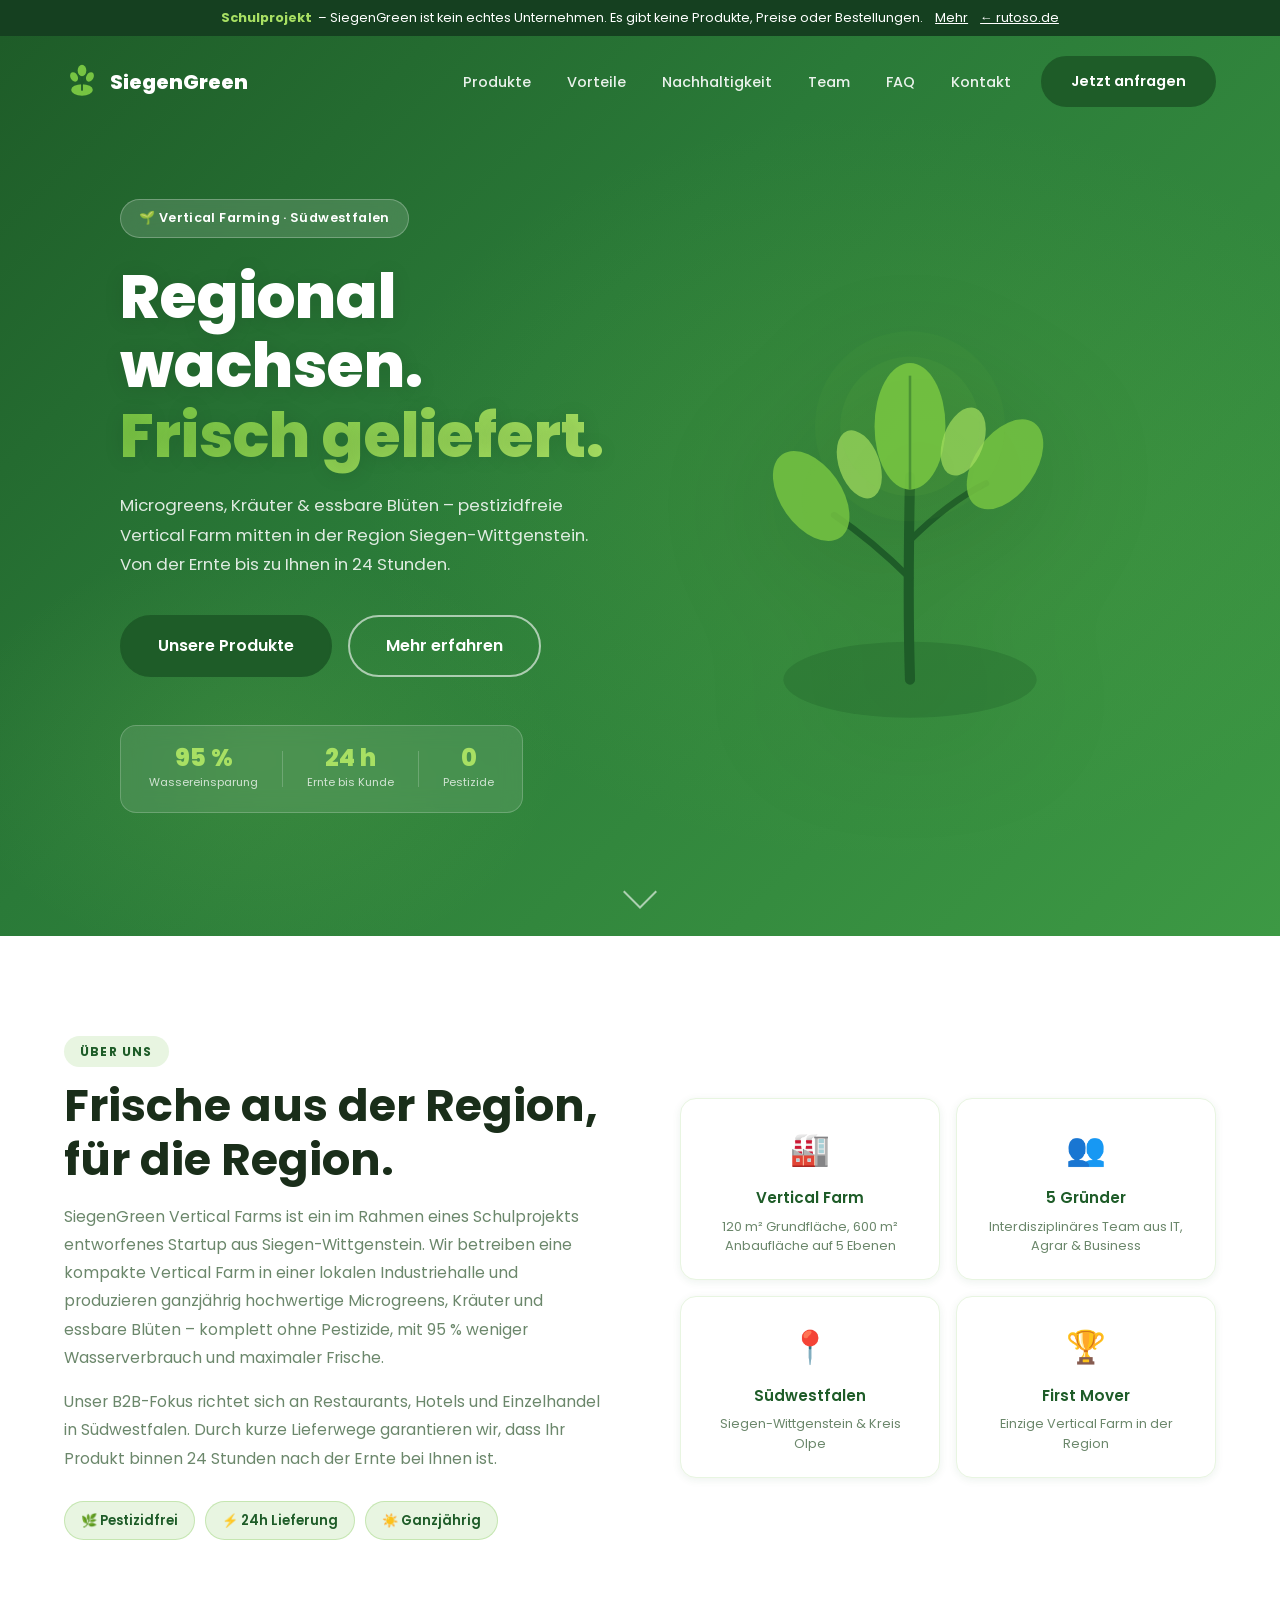
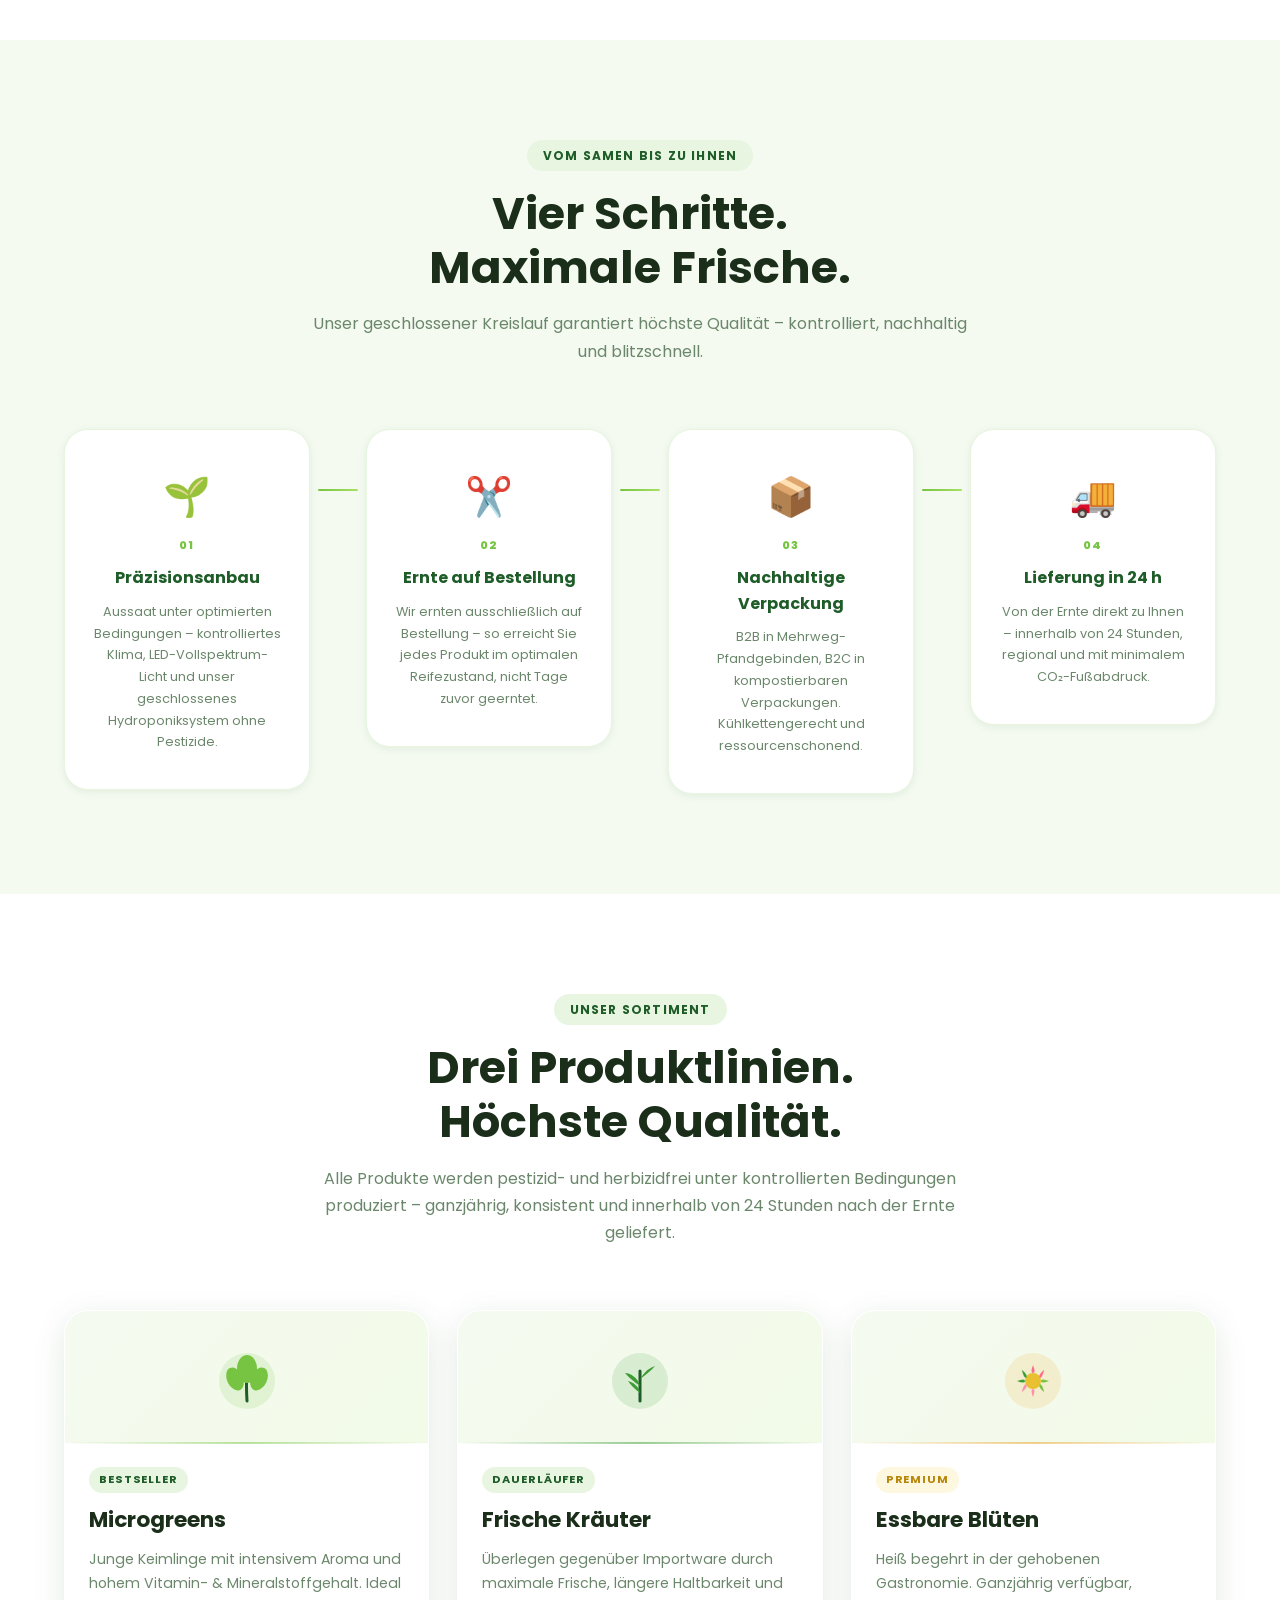
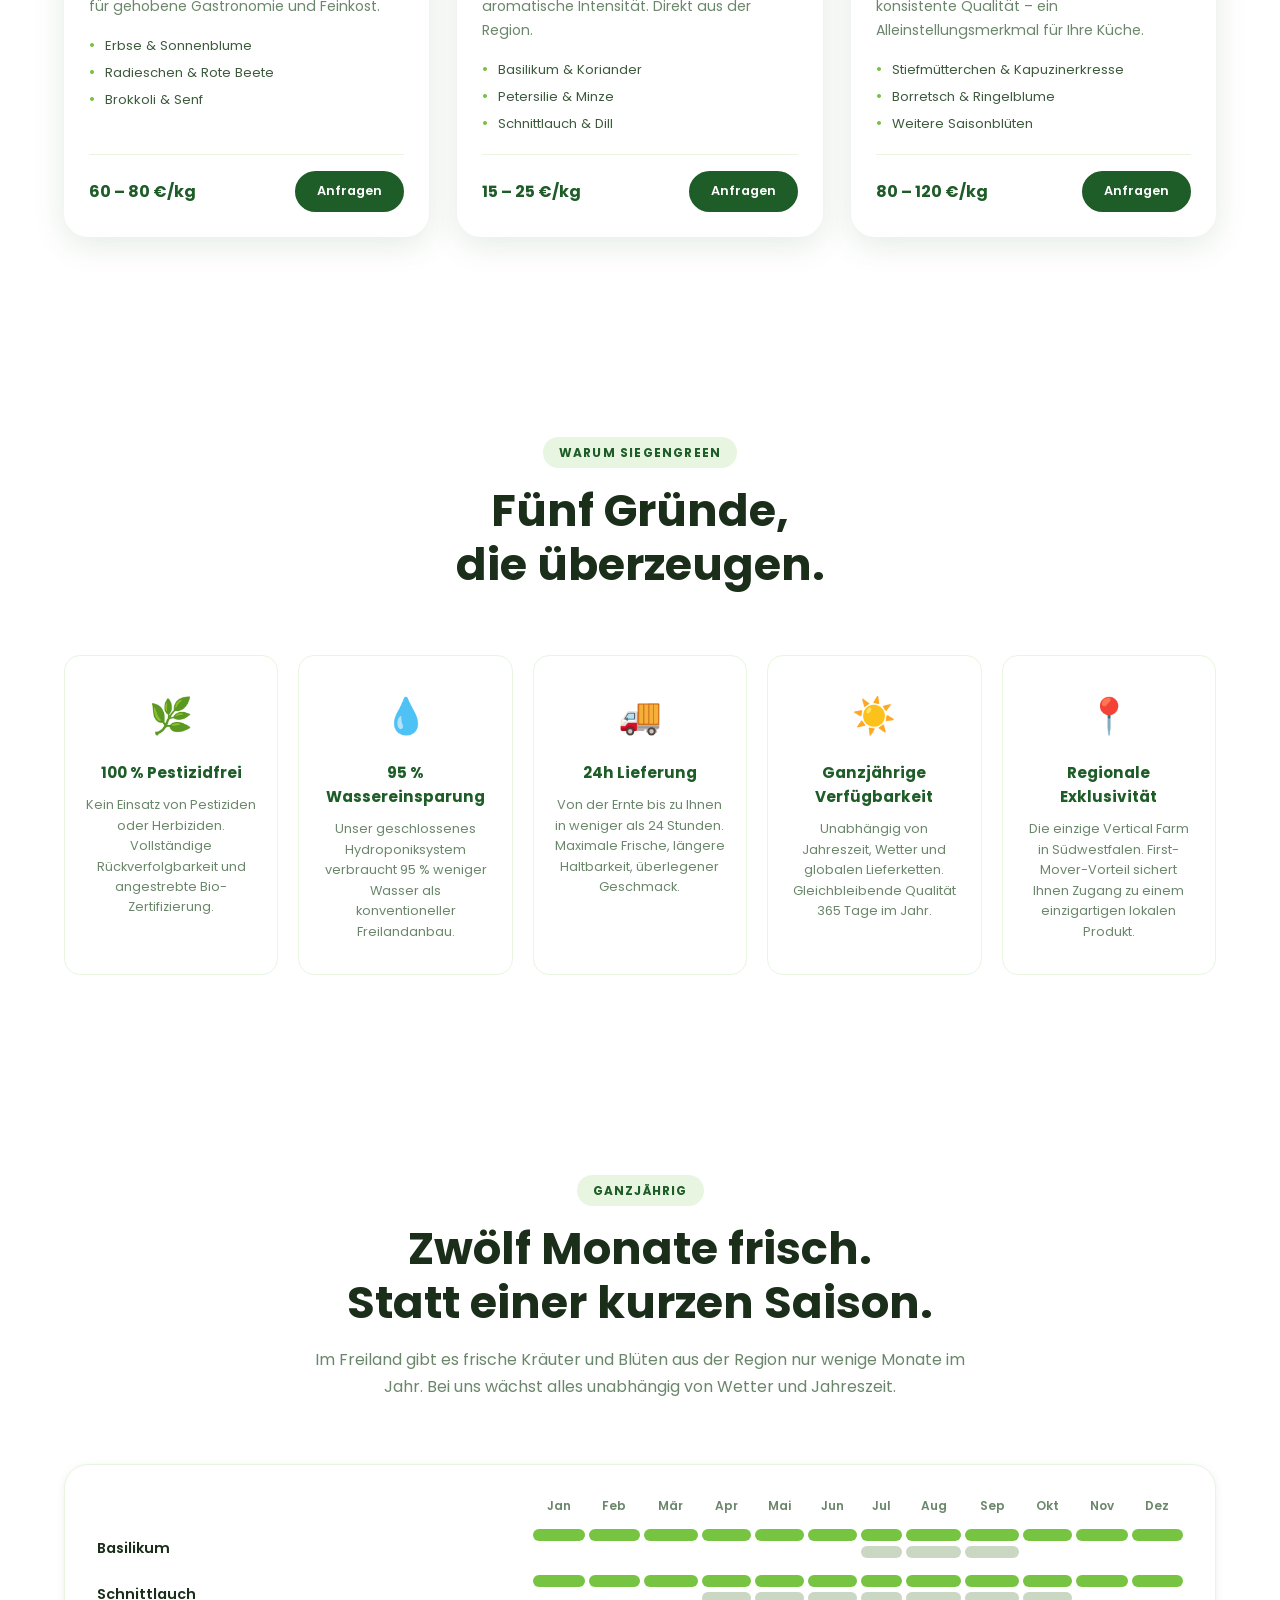
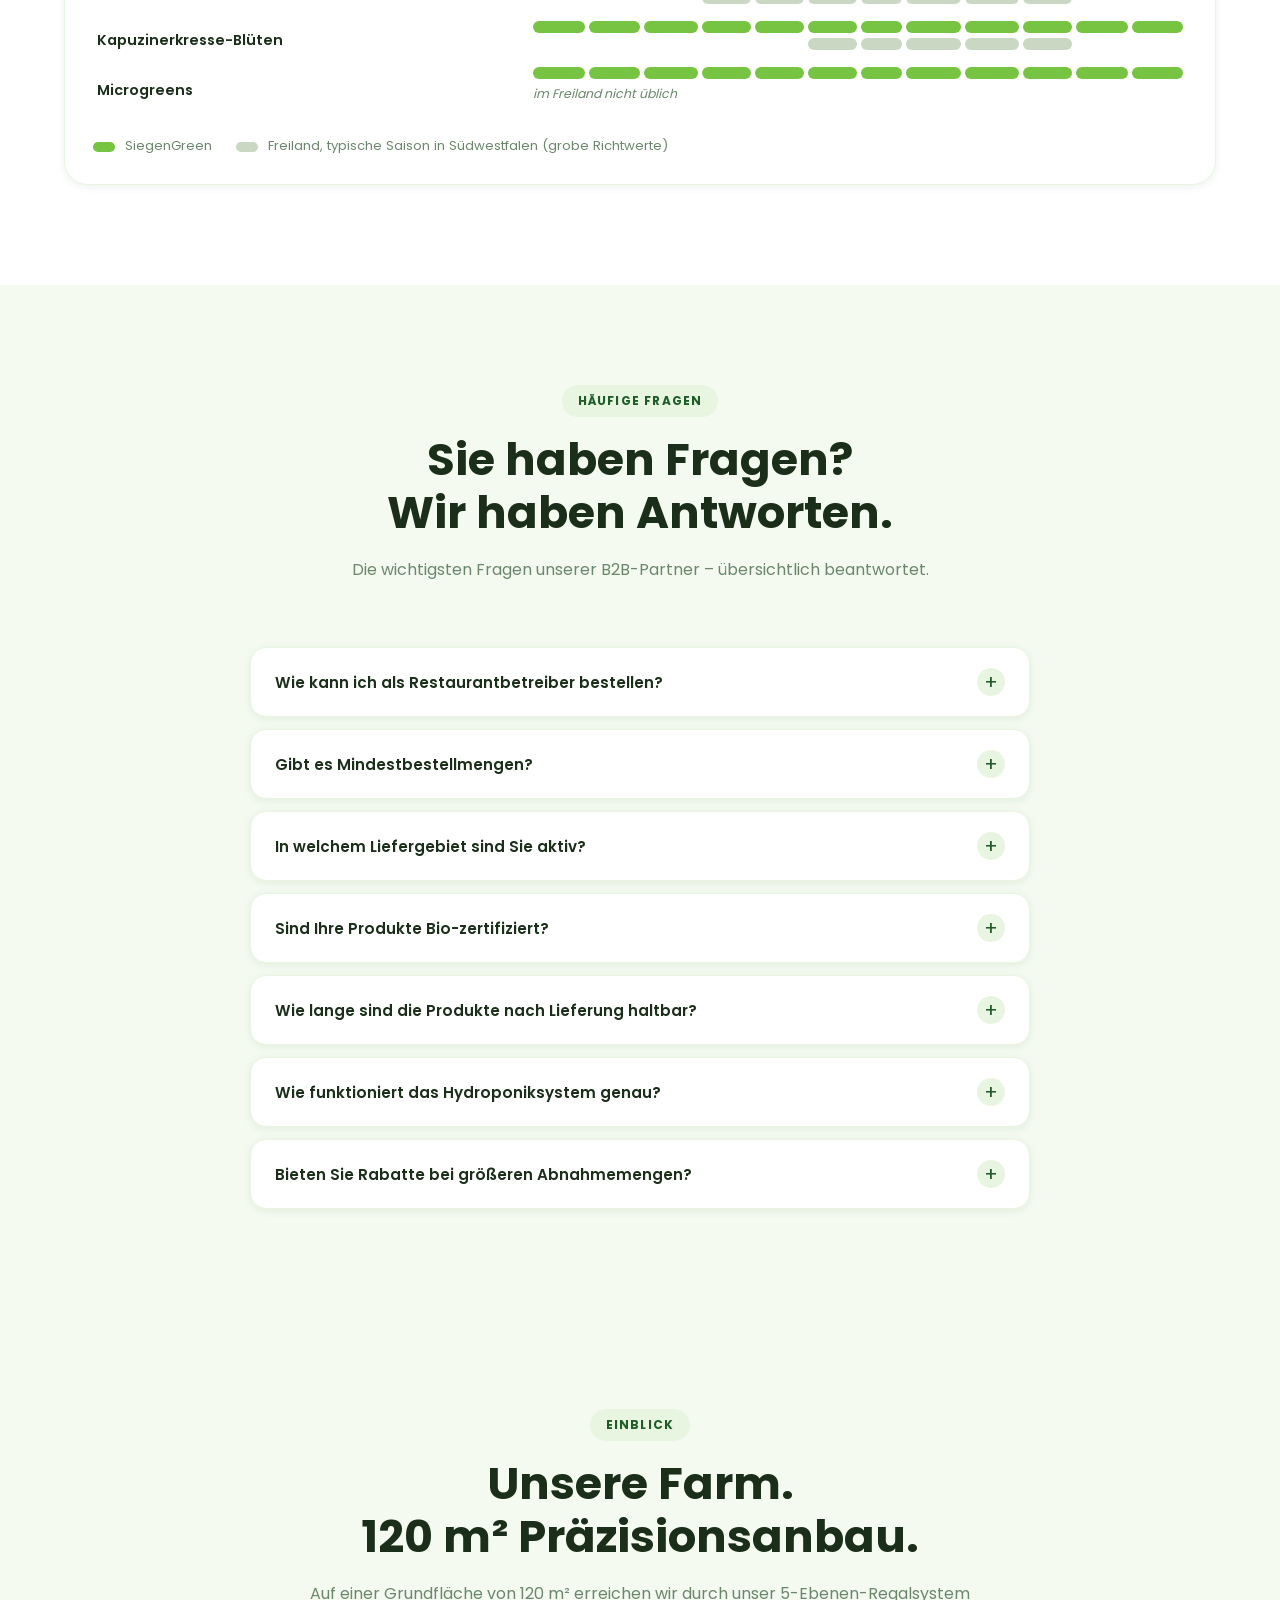
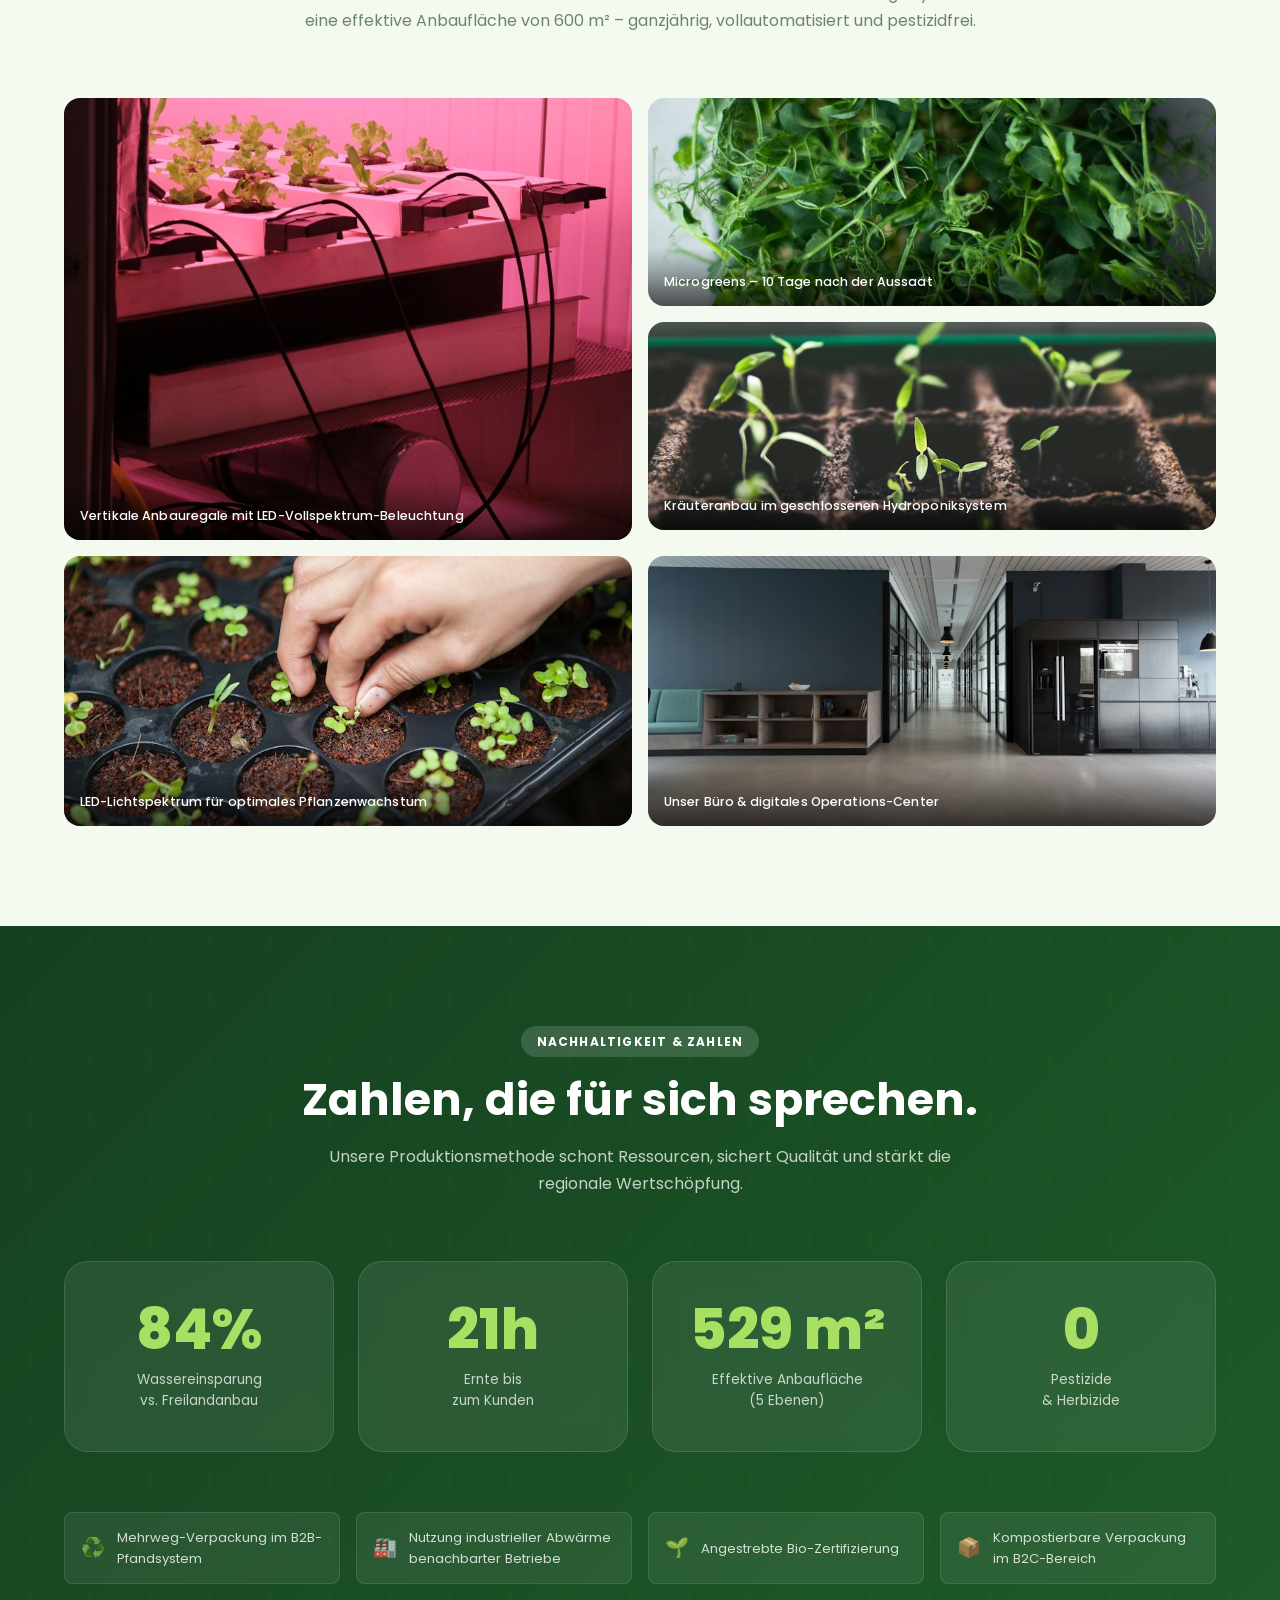
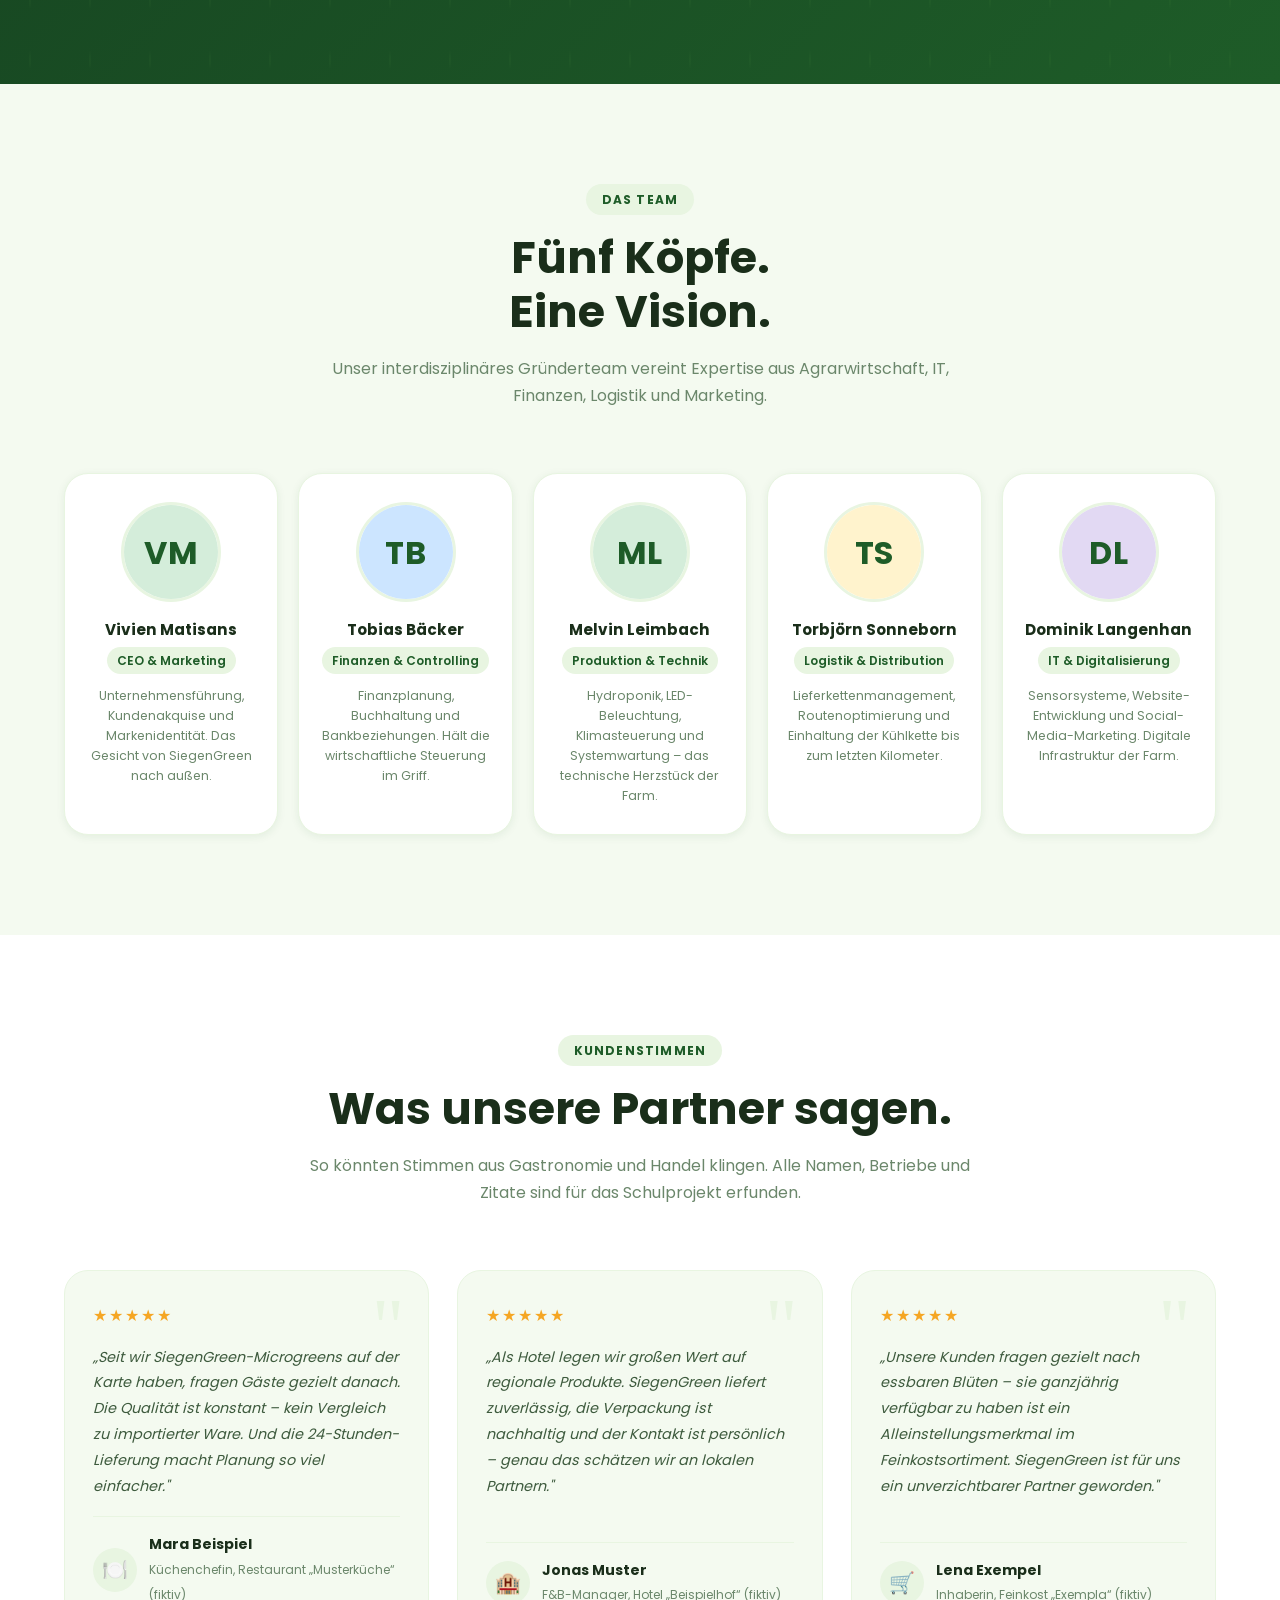
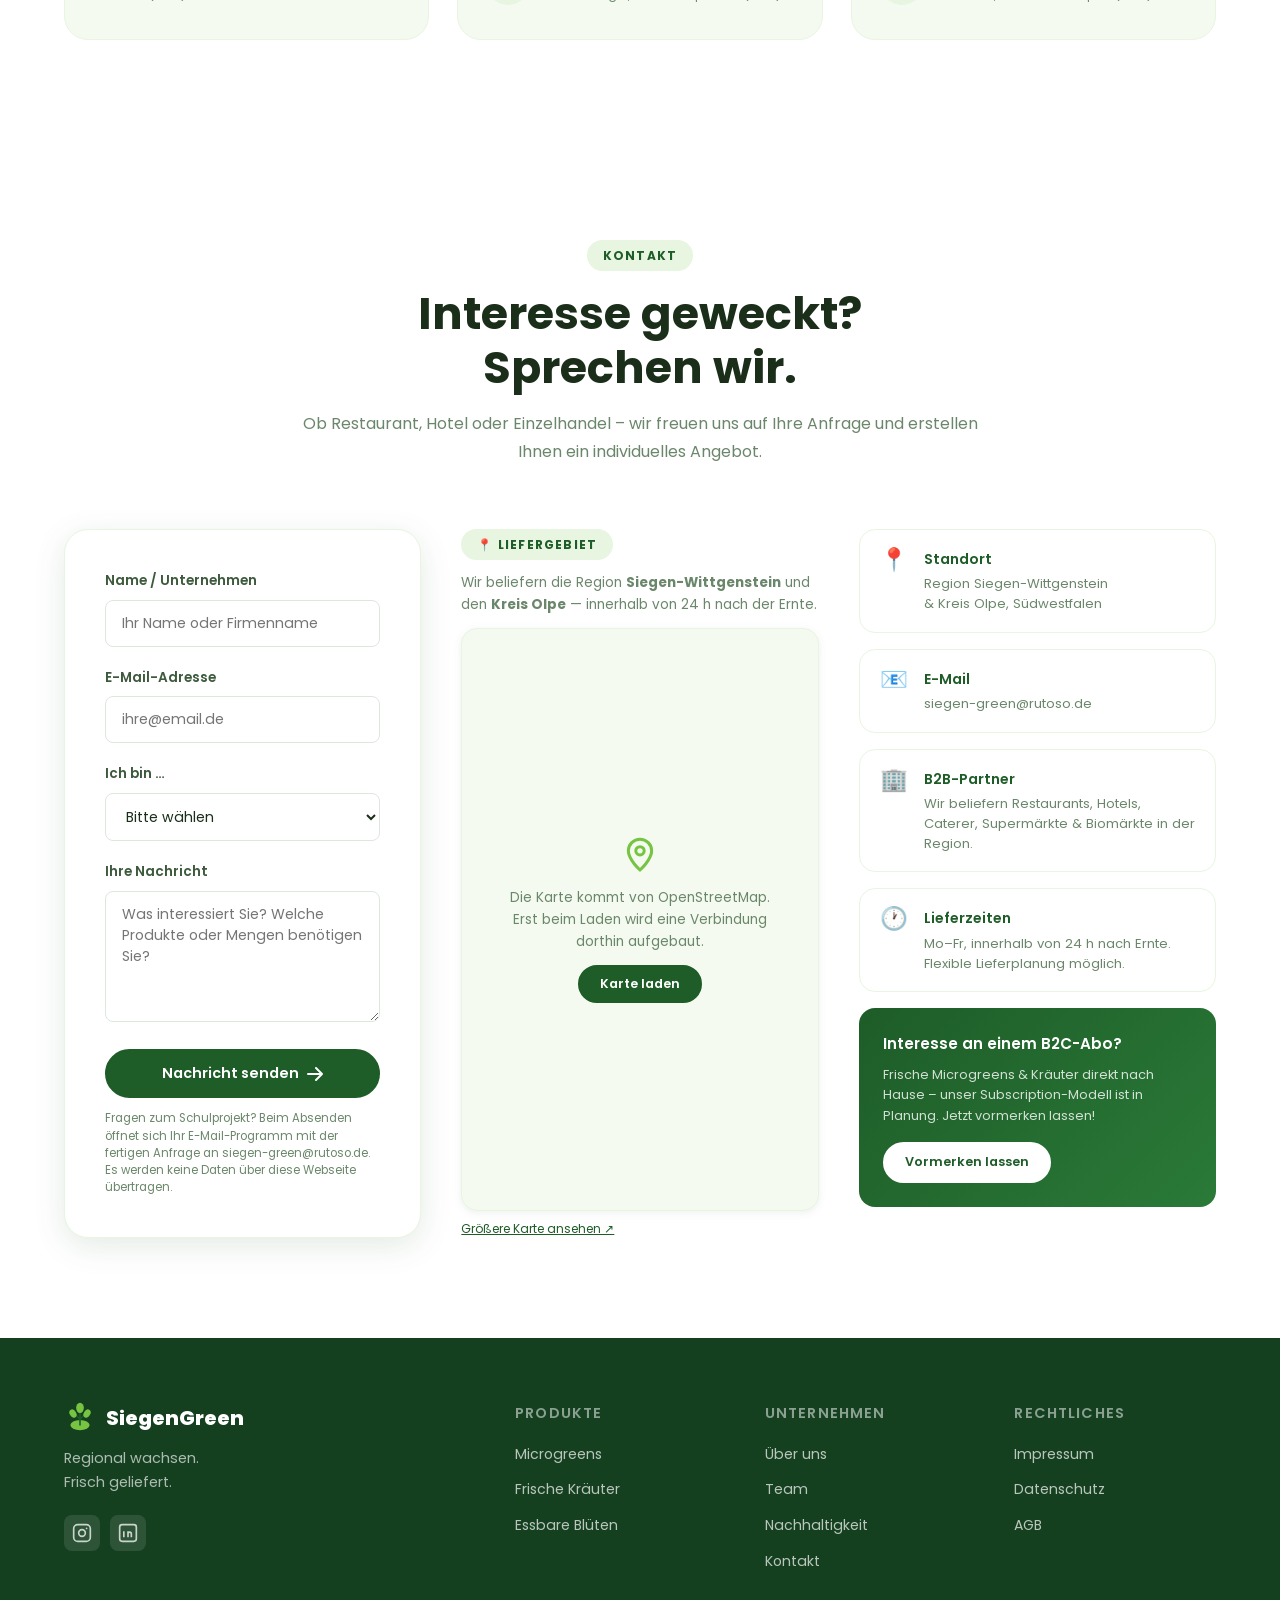
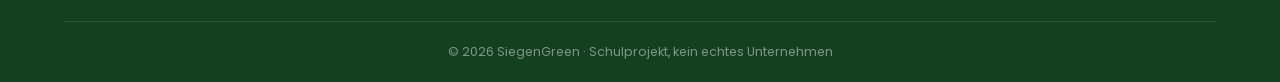
<file: index.html>
<!DOCTYPE html>
<html lang="de">
<head>
  <meta charset="UTF-8" />
  <meta name="robots" content="noindex, nofollow" />
  <meta name="viewport" content="width=device-width, initial-scale=1.0" />
  <title>SiegenGreen – Regional wachsen. Frisch geliefert. (Schulprojekt)</title>
  <meta name="description" content="SiegenGreen Vertical Farms – Pestizidfreie Microgreens, Kräuter und essbare Blüten aus Südwestfalen. Ernte zu Kunde in 24 Stunden." />

  <!-- Open Graph -->
  <meta property="og:type" content="website" />
  <meta property="og:url" content="https://siegen-green.rutoso.de/" />
  <link rel="canonical" href="https://siegen-green.rutoso.de/" />
  <meta property="og:title" content="SiegenGreen – Vertical Farm Microgreens & Kräuter aus Südwestfalen" />
  <meta property="og:description" content="Pestizidfreie Microgreens, Kräuter und essbare Blüten aus Siegen-Wittgenstein. 24h-Lieferung, 95 % Wassereinsparung – die einzige Vertical Farm in Südwestfalen." />
  <meta property="og:image" content="https://siegen-green.rutoso.de/img/farm-regale-1200.jpg" />
  <meta property="og:locale" content="de_DE" />
  <meta property="og:site_name" content="SiegenGreen Vertical Farms" />

  <!-- Twitter Card -->
  <meta name="twitter:card" content="summary_large_image" />
  <meta name="twitter:title" content="SiegenGreen – Vertical Farm Microgreens & Kräuter" />
  <meta name="twitter:description" content="Pestizidfreie Microgreens, Kräuter und essbare Blüten aus Siegen-Wittgenstein. 24h-Lieferung direkt vom Feld." />
  <meta name="twitter:image" content="https://siegen-green.rutoso.de/img/farm-regale-1200.jpg" />


  <link rel="icon" href="favicon.svg" type="image/svg+xml" />
  <link rel="stylesheet" href="css/fonts.css" />
  <link rel="stylesheet" href="css/style.css" />
  <noscript><style>.fade-in-up{opacity:1!important;transform:none!important}</style></noscript>
</head>
<body>
  <a class="skip-link" href="#inhalt">Zum Inhalt springen</a>
  <div class="projekt-hinweis" role="note">
    <strong>Schulprojekt</strong><span class="ph-lang"> – SiegenGreen ist kein echtes Unternehmen. Es gibt keine Produkte, Preise oder Bestellungen.</span><span class="ph-kurz"> – kein echtes Unternehmen.</span>
    <a class="ph-mehr" href="/impressum.html">Mehr</a>
    <a href="https://rutoso.de">← rutoso.de</a>
  </div>


  <!-- ───────────────────────── NAVIGATION ───────────────────────── -->
  <nav class="navbar" id="navbar">
    <div class="nav-container">
      <a href="#home" class="nav-logo">
        <svg class="logo-icon" width="36" height="36" viewBox="0 0 100 100" fill="none" xmlns="http://www.w3.org/2000/svg">
          <ellipse cx="50" cy="72" rx="30" ry="16" fill="#76C442"/>
          <line x1="50" y1="72" x2="50" y2="20" stroke="#1E5C28" stroke-width="5" stroke-linecap="round"/>
          <line x1="50" y1="55" x2="38" y2="40" stroke="#1E5C28" stroke-width="4" stroke-linecap="round"/>
          <line x1="50" y1="55" x2="62" y2="40" stroke="#1E5C28" stroke-width="4" stroke-linecap="round"/>
          <ellipse cx="50" cy="18" rx="12" ry="16" fill="#76C442" transform="rotate(0 50 18)"/>
          <ellipse cx="28" cy="36" rx="10" ry="14" fill="#76C442" transform="rotate(-30 28 36)"/>
          <ellipse cx="72" cy="36" rx="10" ry="14" fill="#76C442" transform="rotate(30 72 36)"/>
        </svg>
        <span class="logo-text">SiegenGreen</span>
      </a>

      <ul class="nav-links" id="navLinks">
        <li><a href="#produkte" class="nav-link">Produkte</a></li>
        <li><a href="#vorteile" class="nav-link">Vorteile</a></li>
        <li><a href="#nachhaltigkeit" class="nav-link">Nachhaltigkeit</a></li>
        <li><a href="#team" class="nav-link">Team</a></li>
        <li><a href="#faq" class="nav-link">FAQ</a></li>
        <li><a href="#kontakt" class="nav-link">Kontakt</a></li>
        <li><a href="#kontakt" class="btn btn-primary nav-cta">Jetzt anfragen</a></li>
      </ul>

      <button class="hamburger" id="hamburger" aria-label="Menü öffnen">
        <span></span>
        <span></span>
        <span></span>
      </button>
    </div>
  </nav>

  <!-- ───────────────────────── HERO ───────────────────────── -->
  <main id="inhalt">
  <section class="hero" id="home">
    <div class="hero-particles" id="heroParticles"></div>
    <div class="hero-content fade-in-up">
      <span class="hero-badge">🌱 Vertical Farming · Südwestfalen</span>
      <h1 class="hero-title">Regional wachsen.<br /><span class="gradient-text">Frisch geliefert.</span></h1>
      <p class="hero-subtitle">Microgreens, Kräuter &amp; essbare Blüten – pestizidfreie Vertical Farm mitten in der Region Siegen-Wittgenstein. Von der Ernte bis zu Ihnen in 24&nbsp;Stunden.</p>
      <div class="hero-actions">
        <a href="#produkte" class="btn btn-primary btn-lg">Unsere Produkte</a>
        <a href="#about" class="btn btn-outline btn-lg">Mehr erfahren</a>
      </div>
      <div class="hero-stats">
        <div class="hero-stat"><strong>95 %</strong><span>Wassereinsparung</span></div>
        <div class="hero-stat-divider"></div>
        <div class="hero-stat"><strong>24 h</strong><span>Ernte bis Kunde</span></div>
        <div class="hero-stat-divider"></div>
        <div class="hero-stat"><strong>0</strong><span>Pestizide</span></div>
      </div>
    </div>
    <div class="hero-visual">
      <div class="hero-plant">
        <svg viewBox="0 0 300 400" fill="none" xmlns="http://www.w3.org/2000/svg">
          <!-- Soil -->
          <ellipse cx="150" cy="340" rx="100" ry="30" fill="#1E5C28" opacity="0.3"/>
          <!-- Stem -->
          <path d="M150 340 Q148 280 150 180" stroke="#1E5C28" stroke-width="8" stroke-linecap="round"/>
          <!-- Branch left -->
          <path d="M150 260 Q120 230 90 210" stroke="#1E5C28" stroke-width="5" stroke-linecap="round"/>
          <!-- Branch right -->
          <path d="M150 230 Q180 200 210 185" stroke="#1E5C28" stroke-width="5" stroke-linecap="round"/>
          <!-- Leaf center top -->
          <ellipse cx="150" cy="140" rx="28" ry="50" fill="#76C442" opacity="0.9"/>
          <path d="M150 190 Q150 160 150 100" stroke="#1E5C28" stroke-width="2" opacity="0.5"/>
          <!-- Leaf left -->
          <ellipse cx="72" cy="195" rx="24" ry="40" fill="#76C442" transform="rotate(-35 72 195)" opacity="0.85"/>
          <!-- Leaf right -->
          <ellipse cx="225" cy="170" rx="24" ry="40" fill="#76C442" transform="rotate(35 225 170)" opacity="0.85"/>
          <!-- Small leaves -->
          <ellipse cx="110" cy="170" rx="16" ry="28" fill="#A8E063" transform="rotate(-20 110 170)" opacity="0.7"/>
          <ellipse cx="192" cy="152" rx="16" ry="28" fill="#A8E063" transform="rotate(20 192 152)" opacity="0.7"/>
          <!-- Glow circles -->
          <circle cx="150" cy="140" r="55" fill="#76C442" opacity="0.08"/>
          <circle cx="150" cy="140" r="75" fill="#76C442" opacity="0.05"/>
        </svg>
      </div>
    </div>
    <a href="#about" class="scroll-indicator" aria-label="Nach unten scrollen">
      <div class="scroll-arrow"></div>
    </a>
  </section>

  <!-- ───────────────────────── ÜBER UNS ───────────────────────── -->
  <section class="about section" id="about">
    <div class="container">
      <div class="about-grid">
        <div class="about-text fade-in-up">
          <span class="section-badge">Über uns</span>
          <h2 class="section-title">Frische aus der Region,<br />für die Region.</h2>
          <p class="section-text">SiegenGreen Vertical Farms ist ein im Rahmen eines Schulprojekts entworfenes Startup aus Siegen-Wittgenstein. Wir betreiben eine kompakte Vertical Farm in einer lokalen Industriehalle und produzieren ganzjährig hochwertige Microgreens, Kräuter und essbare Blüten – komplett ohne Pestizide, mit 95&nbsp;% weniger Wasserverbrauch und maximaler Frische.</p>
          <p class="section-text">Unser B2B-Fokus richtet sich an Restaurants, Hotels und Einzelhandel in Südwestfalen. Durch kurze Lieferwege garantieren wir, dass Ihr Produkt binnen 24&nbsp;Stunden nach der Ernte bei Ihnen ist.</p>
          <div class="about-badges">
            <span class="badge badge-green">🌿 Pestizidfrei</span>
            <span class="badge badge-green">⚡ 24h Lieferung</span>
            <span class="badge badge-green">☀️ Ganzjährig</span>
          </div>
        </div>
        <div class="about-visual fade-in-up delay-200">
          <div class="about-cards-grid">
            <div class="about-card">
              <div class="about-card-icon">🏭</div>
              <h4>Vertical Farm</h4>
              <p>120&nbsp;m² Grundfläche, 600&nbsp;m² Anbaufläche auf 5 Ebenen</p>
            </div>
            <div class="about-card">
              <div class="about-card-icon">👥</div>
              <h4>5 Gründer</h4>
              <p>Interdisziplinäres Team aus IT, Agrar & Business</p>
            </div>
            <div class="about-card">
              <div class="about-card-icon">📍</div>
              <h4>Südwestfalen</h4>
              <p>Siegen-Wittgenstein & Kreis Olpe</p>
            </div>
            <div class="about-card">
              <div class="about-card-icon">🏆</div>
              <h4>First Mover</h4>
              <p>Einzige Vertical Farm in der Region</p>
            </div>
          </div>
        </div>
      </div>
    </div>
  </section>

  <!-- ───────────────────────── WIE ES FUNKTIONIERT ───────────────────────── -->
  <section class="process section bg-light" id="prozess">
    <div class="container">
      <div class="section-header fade-in-up">
        <span class="section-badge">Vom Samen bis zu Ihnen</span>
        <h2 class="section-title">Vier Schritte.<br />Maximale Frische.</h2>
        <p class="section-subtitle">Unser geschlossener Kreislauf garantiert höchste Qualität – kontrolliert, nachhaltig und blitzschnell.</p>
      </div>
      <div class="process-steps">
        <div class="process-step fade-in-up delay-100">
          <div class="process-icon">🌱</div>
          <div class="process-number">01</div>
          <h3>Präzisionsanbau</h3>
          <p>Aussaat unter optimierten Bedingungen – kontrolliertes Klima, LED-Vollspektrum-Licht und unser geschlossenes Hydroponiksystem ohne Pestizide.</p>
        </div>
        <div class="process-connector fade-in-up delay-150"></div>
        <div class="process-step fade-in-up delay-200">
          <div class="process-icon">✂️</div>
          <div class="process-number">02</div>
          <h3>Ernte auf Bestellung</h3>
          <p>Wir ernten ausschließlich auf Bestellung – so erreicht Sie jedes Produkt im optimalen Reifezustand, nicht Tage zuvor geerntet.</p>
        </div>
        <div class="process-connector fade-in-up delay-250"></div>
        <div class="process-step fade-in-up delay-300">
          <div class="process-icon">📦</div>
          <div class="process-number">03</div>
          <h3>Nachhaltige Verpackung</h3>
          <p>B2B in Mehrweg-Pfandgebinden, B2C in kompostierbaren Verpackungen. Kühlkettengerecht und ressourcenschonend.</p>
        </div>
        <div class="process-connector fade-in-up delay-350"></div>
        <div class="process-step fade-in-up delay-400">
          <div class="process-icon">🚚</div>
          <div class="process-number">04</div>
          <h3>Lieferung in 24 h</h3>
          <p>Von der Ernte direkt zu Ihnen – innerhalb von 24 Stunden, regional und mit minimalem CO₂-Fußabdruck.</p>
        </div>
      </div>
    </div>
  </section>

  <!-- ───────────────────────── PRODUKTE ───────────────────────── -->
  <section class="products section" id="produkte">
    <div class="container">
      <div class="section-header fade-in-up">
        <span class="section-badge">Unser Sortiment</span>
        <h2 class="section-title">Drei Produktlinien.<br />Höchste Qualität.</h2>
        <p class="section-subtitle">Alle Produkte werden pestizid- und herbizidfrei unter kontrollierten Bedingungen produziert – ganzjährig, konsistent und innerhalb von 24 Stunden nach der Ernte geliefert.</p>
      </div>
      <div class="products-grid">

        <div class="product-card fade-in-up delay-100">
          <div class="product-icon-wrap" style="--card-color: #76C442">
            <svg width="60" height="60" viewBox="0 0 60 60" fill="none">
              <circle cx="30" cy="30" r="28" fill="#76C442" opacity="0.15"/>
              <path d="M30 50 Q29 35 30 15" stroke="#1E5C28" stroke-width="3" stroke-linecap="round"/>
              <ellipse cx="30" cy="18" rx="10" ry="14" fill="#76C442"/>
              <ellipse cx="18" cy="28" rx="8" ry="12" fill="#76C442" transform="rotate(-25 18 28)"/>
              <ellipse cx="42" cy="28" rx="8" ry="12" fill="#76C442" transform="rotate(25 42 28)"/>
            </svg>
          </div>
          <div class="product-content">
            <span class="product-tag">Bestseller</span>
            <h3 class="product-name">Microgreens</h3>
            <p class="product-desc">Junge Keimlinge mit intensivem Aroma und hohem Vitamin- & Mineralstoffgehalt. Ideal für gehobene Gastronomie und Feinkost.</p>
            <ul class="product-varieties">
              <li>Erbse &amp; Sonnenblume</li>
              <li>Radieschen &amp; Rote Beete</li>
              <li>Brokkoli &amp; Senf</li>
            </ul>
            <div class="product-footer">
              <span class="product-price">60 – 80 €/kg</span>
              <a href="#kontakt" class="btn btn-sm btn-primary" data-produkt="Microgreens">Anfragen</a>
            </div>
          </div>
        </div>

        <div class="product-card fade-in-up delay-200">
          <div class="product-icon-wrap" style="--card-color: #3E9C35">
            <svg width="60" height="60" viewBox="0 0 60 60" fill="none">
              <circle cx="30" cy="30" r="28" fill="#3E9C35" opacity="0.15"/>
              <path d="M30 50 Q30 40 30 20" stroke="#1E5C28" stroke-width="3" stroke-linecap="round"/>
              <path d="M30 35 Q20 28 15 22 Q22 22 28 30" fill="#3E9C35"/>
              <path d="M30 28 Q40 21 45 15 Q38 17 32 25" fill="#3E9C35"/>
              <path d="M30 42 Q22 36 18 30 Q24 31 29 38" fill="#3E9C35"/>
            </svg>
          </div>
          <div class="product-content">
            <span class="product-tag">Dauerläufer</span>
            <h3 class="product-name">Frische Kräuter</h3>
            <p class="product-desc">Überlegen gegenüber Importware durch maximale Frische, längere Haltbarkeit und aromatische Intensität. Direkt aus der Region.</p>
            <ul class="product-varieties">
              <li>Basilikum &amp; Koriander</li>
              <li>Petersilie &amp; Minze</li>
              <li>Schnittlauch &amp; Dill</li>
            </ul>
            <div class="product-footer">
              <span class="product-price">15 – 25 €/kg</span>
              <a href="#kontakt" class="btn btn-sm btn-primary" data-produkt="Frische Kräuter">Anfragen</a>
            </div>
          </div>
        </div>

        <div class="product-card fade-in-up delay-300">
          <div class="product-icon-wrap" style="--card-color: #E8A020">
            <svg width="60" height="60" viewBox="0 0 60 60" fill="none">
              <circle cx="30" cy="30" r="28" fill="#E8A020" opacity="0.15"/>
              <circle cx="30" cy="30" r="8" fill="#E8C030"/>
              <path d="M30 14 Q33 22 30 22 Q27 22 30 14Z" fill="#FF6B8A"/>
              <path d="M46 30 Q38 27 38 30 Q38 33 46 30Z" fill="#76C442"/>
              <path d="M30 46 Q27 38 30 38 Q33 38 30 46Z" fill="#FF8FAF"/>
              <path d="M14 30 Q22 33 22 30 Q22 27 14 30Z" fill="#3E9C35"/>
              <path d="M41.2 18.8 Q35 24 36.5 26.5 Q39 28 41.2 18.8Z" fill="#FF6B8A"/>
              <path d="M41.2 41.2 Q35 36 36.5 33.5 Q39 32 41.2 41.2Z" fill="#76C442"/>
              <path d="M18.8 41.2 Q25 36 23.5 33.5 Q21 32 18.8 41.2Z" fill="#FF8FAF"/>
              <path d="M18.8 18.8 Q25 24 23.5 26.5 Q21 28 18.8 18.8Z" fill="#3E9C35"/>
            </svg>
          </div>
          <div class="product-content">
            <span class="product-tag product-tag-gold">Premium</span>
            <h3 class="product-name">Essbare Blüten</h3>
            <p class="product-desc">Heiß begehrt in der gehobenen Gastronomie. Ganzjährig verfügbar, konsistente Qualität – ein Alleinstellungsmerkmal für Ihre Küche.</p>
            <ul class="product-varieties">
              <li>Stiefmütterchen &amp; Kapuzinerkresse</li>
              <li>Borretsch &amp; Ringelblume</li>
              <li>Weitere Saisonblüten</li>
            </ul>
            <div class="product-footer">
              <span class="product-price">80 – 120 €/kg</span>
              <a href="#kontakt" class="btn btn-sm btn-primary" data-produkt="Essbare Blüten">Anfragen</a>
            </div>
          </div>
        </div>

      </div>
    </div>
  </section>

  <!-- ───────────────────────── VORTEILE ───────────────────────── -->
  <section class="advantages section" id="vorteile">
    <div class="container">
      <div class="section-header fade-in-up">
        <span class="section-badge">Warum SiegenGreen</span>
        <h2 class="section-title">Fünf Gründe,<br />die überzeugen.</h2>
      </div>
      <div class="advantages-grid">
        <div class="advantage-card fade-in-up delay-100">
          <div class="advantage-icon">🌿</div>
          <h3>100 % Pestizidfrei</h3>
          <p>Kein Einsatz von Pestiziden oder Herbiziden. Vollständige Rückverfolgbarkeit und angestrebte Bio-Zertifizierung.</p>
        </div>
        <div class="advantage-card fade-in-up delay-150">
          <div class="advantage-icon">💧</div>
          <h3>95 % Wassereinsparung</h3>
          <p>Unser geschlossenes Hydroponiksystem verbraucht 95&nbsp;% weniger Wasser als konventioneller Freilandanbau.</p>
        </div>
        <div class="advantage-card fade-in-up delay-200">
          <div class="advantage-icon">🚚</div>
          <h3>24h Lieferung</h3>
          <p>Von der Ernte bis zu Ihnen in weniger als 24 Stunden. Maximale Frische, längere Haltbarkeit, überlegener Geschmack.</p>
        </div>
        <div class="advantage-card fade-in-up delay-250">
          <div class="advantage-icon">☀️</div>
          <h3>Ganzjährige Verfügbarkeit</h3>
          <p>Unabhängig von Jahreszeit, Wetter und globalen Lieferketten. Gleichbleibende Qualität 365 Tage im Jahr.</p>
        </div>
        <div class="advantage-card fade-in-up delay-300">
          <div class="advantage-icon">📍</div>
          <h3>Regionale Exklusivität</h3>
          <p>Die einzige Vertical Farm in Südwestfalen. First-Mover-Vorteil sichert Ihnen Zugang zu einem einzigartigen lokalen Produkt.</p>
        </div>
      </div>
    </div>
  </section>

  <!-- ───────────────────────── FAQ ───────────────────────── -->
  <!-- ───────────────────────── SAISON ───────────────────────── -->
  <section class="season section" id="saison">
    <div class="container">
      <div class="section-header fade-in-up">
        <span class="section-badge">Ganzjährig</span>
        <h2 class="section-title">Zwölf Monate frisch.<br />Statt einer kurzen Saison.</h2>
        <p class="section-subtitle">Im Freiland gibt es frische Kräuter und Blüten aus der Region nur wenige Monate im Jahr. Bei uns wächst alles unabhängig von Wetter und Jahreszeit.</p>
      </div>
      <div class="season-card fade-in-up delay-100">
        <div class="season-scroll">
          <table class="season-table">
            <caption class="sr-only">Verfügbarkeit nach Monaten: SiegenGreen im Vergleich zur typischen Freiland-Saison in Südwestfalen</caption>
            <thead>
              <tr><th scope="col"><span class="sr-only">Produkt</span></th><th scope="col">Jan</th><th scope="col">Feb</th><th scope="col">Mär</th><th scope="col">Apr</th><th scope="col">Mai</th><th scope="col">Jun</th><th scope="col">Jul</th><th scope="col">Aug</th><th scope="col">Sep</th><th scope="col">Okt</th><th scope="col">Nov</th><th scope="col">Dez</th></tr>
            </thead>
            <tbody>
              <tr class="season-sg"><th scope="row" rowspan="2">Basilikum</th><td><i class="bar bar-sg" title="verfügbar"></i></td><td><i class="bar bar-sg" title="verfügbar"></i></td><td><i class="bar bar-sg" title="verfügbar"></i></td><td><i class="bar bar-sg" title="verfügbar"></i></td><td><i class="bar bar-sg" title="verfügbar"></i></td><td><i class="bar bar-sg" title="verfügbar"></i></td><td><i class="bar bar-sg" title="verfügbar"></i></td><td><i class="bar bar-sg" title="verfügbar"></i></td><td><i class="bar bar-sg" title="verfügbar"></i></td><td><i class="bar bar-sg" title="verfügbar"></i></td><td><i class="bar bar-sg" title="verfügbar"></i></td><td><i class="bar bar-sg" title="verfügbar"></i></td></tr>
              <tr class="season-fl"><td></td><td></td><td></td><td></td><td></td><td></td><td><i class="bar bar-fl" title="Freiland-Saison"></i></td><td><i class="bar bar-fl" title="Freiland-Saison"></i></td><td><i class="bar bar-fl" title="Freiland-Saison"></i></td><td></td><td></td><td></td></tr>
              <tr class="season-sg"><th scope="row" rowspan="2">Schnittlauch</th><td><i class="bar bar-sg" title="verfügbar"></i></td><td><i class="bar bar-sg" title="verfügbar"></i></td><td><i class="bar bar-sg" title="verfügbar"></i></td><td><i class="bar bar-sg" title="verfügbar"></i></td><td><i class="bar bar-sg" title="verfügbar"></i></td><td><i class="bar bar-sg" title="verfügbar"></i></td><td><i class="bar bar-sg" title="verfügbar"></i></td><td><i class="bar bar-sg" title="verfügbar"></i></td><td><i class="bar bar-sg" title="verfügbar"></i></td><td><i class="bar bar-sg" title="verfügbar"></i></td><td><i class="bar bar-sg" title="verfügbar"></i></td><td><i class="bar bar-sg" title="verfügbar"></i></td></tr>
              <tr class="season-fl"><td></td><td></td><td></td><td><i class="bar bar-fl" title="Freiland-Saison"></i></td><td><i class="bar bar-fl" title="Freiland-Saison"></i></td><td><i class="bar bar-fl" title="Freiland-Saison"></i></td><td><i class="bar bar-fl" title="Freiland-Saison"></i></td><td><i class="bar bar-fl" title="Freiland-Saison"></i></td><td><i class="bar bar-fl" title="Freiland-Saison"></i></td><td><i class="bar bar-fl" title="Freiland-Saison"></i></td><td></td><td></td></tr>
              <tr class="season-sg"><th scope="row" rowspan="2">Kapuzinerkresse-Blüten</th><td><i class="bar bar-sg" title="verfügbar"></i></td><td><i class="bar bar-sg" title="verfügbar"></i></td><td><i class="bar bar-sg" title="verfügbar"></i></td><td><i class="bar bar-sg" title="verfügbar"></i></td><td><i class="bar bar-sg" title="verfügbar"></i></td><td><i class="bar bar-sg" title="verfügbar"></i></td><td><i class="bar bar-sg" title="verfügbar"></i></td><td><i class="bar bar-sg" title="verfügbar"></i></td><td><i class="bar bar-sg" title="verfügbar"></i></td><td><i class="bar bar-sg" title="verfügbar"></i></td><td><i class="bar bar-sg" title="verfügbar"></i></td><td><i class="bar bar-sg" title="verfügbar"></i></td></tr>
              <tr class="season-fl"><td></td><td></td><td></td><td></td><td></td><td><i class="bar bar-fl" title="Freiland-Saison"></i></td><td><i class="bar bar-fl" title="Freiland-Saison"></i></td><td><i class="bar bar-fl" title="Freiland-Saison"></i></td><td><i class="bar bar-fl" title="Freiland-Saison"></i></td><td><i class="bar bar-fl" title="Freiland-Saison"></i></td><td></td><td></td></tr>
              <tr class="season-sg"><th scope="row" rowspan="2">Microgreens</th><td><i class="bar bar-sg" title="verfügbar"></i></td><td><i class="bar bar-sg" title="verfügbar"></i></td><td><i class="bar bar-sg" title="verfügbar"></i></td><td><i class="bar bar-sg" title="verfügbar"></i></td><td><i class="bar bar-sg" title="verfügbar"></i></td><td><i class="bar bar-sg" title="verfügbar"></i></td><td><i class="bar bar-sg" title="verfügbar"></i></td><td><i class="bar bar-sg" title="verfügbar"></i></td><td><i class="bar bar-sg" title="verfügbar"></i></td><td><i class="bar bar-sg" title="verfügbar"></i></td><td><i class="bar bar-sg" title="verfügbar"></i></td><td><i class="bar bar-sg" title="verfügbar"></i></td></tr>
              <tr class="season-fl"><td colspan="12" class="season-none">im Freiland nicht üblich</td></tr>
            </tbody>
          </table>
        </div>
        <div class="season-legend">
          <span><i class="dot dot-sg"></i> SiegenGreen</span>
          <span><i class="dot dot-fl"></i> Freiland, typische Saison in Südwestfalen (grobe Richtwerte)</span>
        </div>
      </div>
    </div>
  </section>

  <section class="faq section bg-light" id="faq">
    <div class="container">
      <div class="section-header fade-in-up">
        <span class="section-badge">Häufige Fragen</span>
        <h2 class="section-title">Sie haben Fragen?<br />Wir haben Antworten.</h2>
        <p class="section-subtitle">Die wichtigsten Fragen unserer B2B-Partner – übersichtlich beantwortet.</p>
      </div>
      <div class="faq-list fade-in-up delay-100">

        <div class="faq-item">
          <button class="faq-question" aria-expanded="false">
            <span>Wie kann ich als Restaurantbetreiber bestellen?</span>
            <span class="faq-icon">+</span>
          </button>
          <div class="faq-answer">
            <p>Nutzen Sie einfach unser Kontaktformular oder schreiben Sie uns direkt an <strong>siegen-green@rutoso.de</strong>. Wir erstellen Ihnen ein individuelles Angebot und besprechen Liefermengen, Rhythmus und Produktauswahl persönlich.</p>
          </div>
        </div>

        <div class="faq-item">
          <button class="faq-question" aria-expanded="false">
            <span>Gibt es Mindestbestellmengen?</span>
            <span class="faq-icon">+</span>
          </button>
          <div class="faq-answer">
            <p>Für B2B-Kunden arbeiten wir mit individuell vereinbarten Mindestmengen, die auf Ihre Bedürfnisse abgestimmt sind. Wir sind ein junges Startup und schätzen flexible Partnerschaften – sprechen Sie uns einfach an!</p>
          </div>
        </div>

        <div class="faq-item">
          <button class="faq-question" aria-expanded="false">
            <span>In welchem Liefergebiet sind Sie aktiv?</span>
            <span class="faq-icon">+</span>
          </button>
          <div class="faq-answer">
            <p>Derzeit beliefern wir Kunden in der Region <strong>Siegen-Wittgenstein und Kreis Olpe</strong> (Südwestfalen). Durch kurze Lieferwege können wir die 24-Stunden-Frische garantieren. Für Anfragen außerhalb dieser Region nehmen Sie bitte Kontakt auf.</p>
          </div>
        </div>

        <div class="faq-item">
          <button class="faq-question" aria-expanded="false">
            <span>Sind Ihre Produkte Bio-zertifiziert?</span>
            <span class="faq-icon">+</span>
          </button>
          <div class="faq-answer">
            <p>Wir produzieren bereits heute vollständig <strong>ohne Pestizide und Herbizide</strong>. Die offizielle Bio-Zertifizierung wird aktuell angestrebt und ist eines unserer nächsten Unternehmensziele. Auf Anfrage stellen wir gerne unsere Produktionsdokumentation bereit.</p>
          </div>
        </div>

        <div class="faq-item">
          <button class="faq-question" aria-expanded="false">
            <span>Wie lange sind die Produkte nach Lieferung haltbar?</span>
            <span class="faq-icon">+</span>
          </button>
          <div class="faq-answer">
            <p>Durch die 24-Stunden-Lieferung direkt nach der Ernte sind unsere Microgreens und Kräuter deutlich länger haltbar als importierte Ware. Je nach Produkt liegt die Haltbarkeit bei gekühlter Lagerung (2–4 °C) bei <strong>5–10 Tagen</strong> – gegenüber 1–3 Tagen bei konventionellem Importprodukt.</p>
          </div>
        </div>

        <div class="faq-item">
          <button class="faq-question" aria-expanded="false">
            <span>Wie funktioniert das Hydroponiksystem genau?</span>
            <span class="faq-icon">+</span>
          </button>
          <div class="faq-answer">
            <p>Unsere Pflanzen wachsen in einem <strong>geschlossenen Kreislaufsystem</strong> ohne Erde – die Wurzeln werden direkt mit nährstoffreichem Wasser versorgt. Das System recycelt das Wasser vollständig, was den Verbrauch um 95 % gegenüber konventionellem Anbau reduziert. LED-Vollspektrum-Lichter simulieren optimales Sonnenlicht für maximales Wachstum.</p>
          </div>
        </div>

        <div class="faq-item">
          <button class="faq-question" aria-expanded="false">
            <span>Bieten Sie Rabatte bei größeren Abnahmemengen?</span>
            <span class="faq-icon">+</span>
          </button>
          <div class="faq-answer">
            <p>Ja, bei regelmäßigen und größeren Bestellmengen bieten wir individuelle Partnerkonditionen an. Wir setzen auf langfristige Partnerschaften und erarbeiten gemeinsam ein Preismodell, das für beide Seiten fair ist. Sprechen Sie uns direkt an!</p>
          </div>
        </div>

      </div>
    </div>
  </section>

  <!-- ───────────────────────── GALERIE ───────────────────────── -->
  <section class="gallery section bg-light" id="farm">
    <div class="container">
      <div class="section-header fade-in-up">
        <span class="section-badge">Einblick</span>
        <h2 class="section-title">Unsere Farm.<br />120 m² Präzisionsanbau.</h2>
        <p class="section-subtitle">Auf einer Grundfläche von 120 m² erreichen wir durch unser 5-Ebenen-Regalsystem eine effektive Anbaufläche von 600 m² – ganzjährig, vollautomatisiert und pestizidfrei.</p>
      </div>
      <div class="gallery-grid fade-in-up">
        <div class="gallery-img-wrap gallery-main">
          <img src="img/farm-regale.jpg" alt="Vertikale Anbauregale mit LED-Beleuchtung" loading="lazy" />
          <div class="gallery-caption">Vertikale Anbauregale mit LED-Vollspektrum-Beleuchtung</div>
        </div>
        <div class="gallery-side">
          <div class="gallery-img-wrap">
            <img src="img/microgreens.jpg" alt="Frische Microgreens kurz vor der Ernte" loading="lazy" />
            <div class="gallery-caption">Microgreens – 10 Tage nach der Aussaat</div>
          </div>
          <div class="gallery-img-wrap">
            <img src="img/kraeuter.jpg" alt="Frische Kräuter im Hydroponiksystem" loading="lazy" />
            <div class="gallery-caption">Kräuteranbau im geschlossenen Hydroponiksystem</div>
          </div>
        </div>
      </div>
      <div class="gallery-row-2 fade-in-up delay-200">
        <div class="gallery-img-wrap">
          <img src="img/led-licht.jpg" alt="Pflanzen unter LED-Wachstumslicht" loading="lazy" />
          <div class="gallery-caption">LED-Lichtspektrum für optimales Pflanzenwachstum</div>
        </div>
        <div class="gallery-img-wrap">
          <img src="img/buero.jpg" alt="Modernes Büro und Operations-Center" loading="lazy" />
          <div class="gallery-caption">Unser Büro &amp; digitales Operations-Center</div>
        </div>
      </div>
    </div>
  </section>

  <!-- ───────────────────────── NACHHALTIGKEIT / ZAHLEN ───────────────────────── -->
  <section class="stats section bg-dark" id="nachhaltigkeit">
    <div class="container">
      <div class="section-header fade-in-up">
        <span class="section-badge badge-light">Nachhaltigkeit &amp; Zahlen</span>
        <h2 class="section-title text-light">Zahlen, die für sich sprechen.</h2>
        <p class="section-subtitle text-light-muted">Unsere Produktionsmethode schont Ressourcen, sichert Qualität und stärkt die regionale Wertschöpfung.</p>
      </div>
      <div class="stats-grid">
        <div class="stat-card fade-in-up delay-100">
          <div class="stat-number" data-target="95" data-suffix="%">0%</div>
          <div class="stat-label">Wassereinsparung<br />vs. Freilandanbau</div>
        </div>
        <div class="stat-card fade-in-up delay-200">
          <div class="stat-number" data-target="24" data-suffix="h">0h</div>
          <div class="stat-label">Ernte bis<br />zum Kunden</div>
        </div>
        <div class="stat-card fade-in-up delay-300">
          <div class="stat-number" data-target="600" data-suffix=" m²">0 m²</div>
          <div class="stat-label">Effektive Anbaufläche<br />(5 Ebenen)</div>
        </div>
        <div class="stat-card fade-in-up delay-400">
          <div class="stat-number" data-target="0" data-suffix="">0</div>
          <div class="stat-label">Pestizide<br />&amp; Herbizide</div>
        </div>
      </div>
      <div class="sustainability-features fade-in-up delay-300">
        <div class="sust-item">
          <span class="sust-icon">♻️</span>
          <span>Mehrweg-Verpackung im B2B-Pfandsystem</span>
        </div>
        <div class="sust-item">
          <span class="sust-icon">🏭</span>
          <span>Nutzung industrieller Abwärme benachbarter Betriebe</span>
        </div>
        <div class="sust-item">
          <span class="sust-icon">🌱</span>
          <span>Angestrebte Bio-Zertifizierung</span>
        </div>
        <div class="sust-item">
          <span class="sust-icon">📦</span>
          <span>Kompostierbare Verpackung im B2C-Bereich</span>
        </div>
      </div>
    </div>
  </section>

  <!-- ───────────────────────── TEAM ───────────────────────── -->
  <section class="team section bg-light" id="team">
    <div class="container">
      <div class="section-header fade-in-up">
        <span class="section-badge">Das Team</span>
        <h2 class="section-title">Fünf Köpfe.<br />Eine Vision.</h2>
        <p class="section-subtitle">Unser interdisziplinäres Gründerteam vereint Expertise aus Agrarwirtschaft, IT, Finanzen, Logistik und Marketing.</p>
      </div>
      <div class="team-grid">

        <div class="team-card fade-in-up delay-100">
          <div class="team-avatar">
            <span class="team-initials" style="background:#d4edda" aria-hidden="true">VM</span>
          </div>
          <h3 class="team-name">Vivien Matisans</h3>
          <span class="team-role">CEO &amp; Marketing</span>
          <p class="team-desc">Unternehmensführung, Kundenakquise und Markenidentität. Das Gesicht von SiegenGreen nach außen.</p>
        </div>

        <div class="team-card fade-in-up delay-150">
          <div class="team-avatar">
            <span class="team-initials" style="background:#cce5ff" aria-hidden="true">TB</span>
          </div>
          <h3 class="team-name">Tobias Bäcker</h3>
          <span class="team-role">Finanzen &amp; Controlling</span>
          <p class="team-desc">Finanzplanung, Buchhaltung und Bankbeziehungen. Hält die wirtschaftliche Steuerung im Griff.</p>
        </div>

        <div class="team-card fade-in-up delay-200">
          <div class="team-avatar">
            <span class="team-initials" style="background:#d4edda" aria-hidden="true">ML</span>
          </div>
          <h3 class="team-name">Melvin Leimbach</h3>
          <span class="team-role">Produktion &amp; Technik</span>
          <p class="team-desc">Hydroponik, LED-Beleuchtung, Klimasteuerung und Systemwartung – das technische Herzstück der Farm.</p>
        </div>

        <div class="team-card fade-in-up delay-250">
          <div class="team-avatar">
            <span class="team-initials" style="background:#fff3cd" aria-hidden="true">TS</span>
          </div>
          <h3 class="team-name">Torbjörn Sonneborn</h3>
          <span class="team-role">Logistik &amp; Distribution</span>
          <p class="team-desc">Lieferkettenmanagement, Routenoptimierung und Einhaltung der Kühlkette bis zum letzten Kilometer.</p>
        </div>

        <div class="team-card fade-in-up delay-300">
          <div class="team-avatar">
            <span class="team-initials" style="background:#e2d9f3" aria-hidden="true">DL</span>
          </div>
          <h3 class="team-name">Dominik Langenhan</h3>
          <span class="team-role">IT &amp; Digitalisierung</span>
          <p class="team-desc">Sensorsysteme, Website-Entwicklung und Social-Media-Marketing. Digitale Infrastruktur der Farm.</p>
        </div>

      </div>
    </div>
  </section>

  <!-- ───────────────────────── TESTIMONIALS ───────────────────────── -->
  <section class="testimonials section" id="referenzen">
    <div class="container">
      <div class="section-header fade-in-up">
        <span class="section-badge">Kundenstimmen</span>
        <h2 class="section-title">Was unsere Partner sagen.</h2>
        <p class="section-subtitle">So könnten Stimmen aus Gastronomie und Handel klingen. Alle Namen, Betriebe und Zitate sind für das Schulprojekt erfunden.</p>
      </div>
      <div class="testimonials-grid">

        <div class="testimonial-card fade-in-up delay-100">
          <div class="testimonial-stars">★★★★★</div>
          <blockquote class="testimonial-quote">
            „Seit wir SiegenGreen-Microgreens auf der Karte haben, fragen Gäste gezielt danach. Die Qualität ist konstant – kein Vergleich zu importierter Ware. Und die 24-Stunden-Lieferung macht Planung so viel einfacher."
          </blockquote>
          <div class="testimonial-author">
            <div class="testimonial-avatar">🍽️</div>
            <div>
              <strong>Mara Beispiel</strong>
              <span>Küchenchefin, Restaurant „Musterküche“ (fiktiv)</span>
            </div>
          </div>
        </div>

        <div class="testimonial-card fade-in-up delay-200">
          <div class="testimonial-stars">★★★★★</div>
          <blockquote class="testimonial-quote">
            „Als Hotel legen wir großen Wert auf regionale Produkte. SiegenGreen liefert zuverlässig, die Verpackung ist nachhaltig und der Kontakt ist persönlich – genau das schätzen wir an lokalen Partnern."
          </blockquote>
          <div class="testimonial-author">
            <div class="testimonial-avatar">🏨</div>
            <div>
              <strong>Jonas Muster</strong>
              <span>F&amp;B-Manager, Hotel „Beispielhof“ (fiktiv)</span>
            </div>
          </div>
        </div>

        <div class="testimonial-card fade-in-up delay-300">
          <div class="testimonial-stars">★★★★★</div>
          <blockquote class="testimonial-quote">
            „Unsere Kunden fragen gezielt nach essbaren Blüten – sie ganzjährig verfügbar zu haben ist ein Alleinstellungsmerkmal im Feinkostsortiment. SiegenGreen ist für uns ein unverzichtbarer Partner geworden."
          </blockquote>
          <div class="testimonial-author">
            <div class="testimonial-avatar">🛒</div>
            <div>
              <strong>Lena Exempel</strong>
              <span>Inhaberin, Feinkost „Exempla“ (fiktiv)</span>
            </div>
          </div>
        </div>

      </div>
    </div>
  </section>

  <!-- ───────────────────────── KONTAKT ───────────────────────── -->
  <section class="contact section" id="kontakt">
    <div class="container">
      <div class="section-header fade-in-up">
        <span class="section-badge">Kontakt</span>
        <h2 class="section-title">Interesse geweckt?<br />Sprechen wir.</h2>
        <p class="section-subtitle">Ob Restaurant, Hotel oder Einzelhandel – wir freuen uns auf Ihre Anfrage und erstellen Ihnen ein individuelles Angebot.</p>
      </div>
      <div class="contact-grid">
        <form class="contact-form fade-in-up delay-100" id="contactForm">
          <div class="form-group">
            <label for="name">Name / Unternehmen</label>
            <input type="text" id="name" name="name" placeholder="Ihr Name oder Firmenname" required />
          </div>
          <div class="form-group">
            <label for="email">E-Mail-Adresse</label>
            <input type="email" id="email" name="email" placeholder="ihre@email.de" required />
          </div>
          <div class="form-group">
            <label for="type">Ich bin …</label>
            <select id="type" name="type">
              <option value="">Bitte wählen</option>
              <option value="restaurant">Restaurant / Hotel</option>
              <option value="retail">Einzelhandel / Supermarkt</option>
              <option value="market">Wochenmarkt / Feinkost</option>
              <option value="other">Sonstiges</option>
            </select>
          </div>
          <div class="form-group">
            <label for="message">Ihre Nachricht</label>
            <textarea id="message" name="message" rows="5" placeholder="Was interessiert Sie? Welche Produkte oder Mengen benötigen Sie?"></textarea>
          </div>
          <button type="submit" class="btn btn-primary btn-full">
            <span>Nachricht senden</span>
            <svg width="16" height="16" viewBox="0 0 16 16" fill="none"><path d="M1 8h14M9 2l6 6-6 6" stroke="currentColor" stroke-width="2" stroke-linecap="round" stroke-linejoin="round"/></svg>
          </button>
          <p class="form-note">Fragen zum Schulprojekt? Beim Absenden öffnet sich Ihr E-Mail-Programm mit der fertigen Anfrage an siegen-green@rutoso.de. Es werden keine Daten über diese Webseite übertragen.</p>
        </form>

        <div class="contact-map fade-in-up delay-150">
          <div class="map-header">
            <span class="section-badge" style="margin-bottom:12px;">📍 Liefergebiet</span>
            <p style="font-size:0.85rem; color:var(--text-muted); margin-bottom:12px;">Wir beliefern die Region <strong>Siegen-Wittgenstein</strong> und den <strong>Kreis Olpe</strong> — innerhalb von 24 h nach der Ernte.</p>
          </div>
          <div class="map-wrapper map-consent" id="mapWrap" data-src="https://www.openstreetmap.org/export/embed.html?bbox=7.6%2C50.7%2C8.4%2C51.1&amp;layer=mapnik&amp;marker=50.8748%2C8.0243">
            <div class="map-placeholder">
              <svg width="40" height="40" viewBox="0 0 24 24" fill="none" aria-hidden="true"><path d="M12 21s-7-6.2-7-11.5A7 7 0 0 1 19 9.5C19 14.8 12 21 12 21z" stroke="currentColor" stroke-width="1.8"/><circle cx="12" cy="9.5" r="2.5" stroke="currentColor" stroke-width="1.8"/></svg>
              <p>Die Karte kommt von OpenStreetMap. Erst beim Laden wird eine Verbindung dorthin aufgebaut.</p>
              <button type="button" class="btn btn-primary btn-sm" id="mapLoad">Karte laden</button>
            </div>
          </div>
          <a class="map-link" href="https://www.openstreetmap.org/#map=11/50.8748/8.0243" target="_blank" rel="noopener noreferrer">
            Größere Karte ansehen ↗
          </a>
        </div>

        <div class="contact-info fade-in-up delay-200">
          <div class="contact-info-card">
            <div class="contact-info-icon">📍</div>
            <div>
              <h4>Standort</h4>
              <p>Region Siegen-Wittgenstein<br />& Kreis Olpe, Südwestfalen</p>
            </div>
          </div>
          <div class="contact-info-card">
            <div class="contact-info-icon">📧</div>
            <div>
              <h4>E-Mail</h4>
              <p><a href="mailto:siegen-green@rutoso.de">siegen-green@rutoso.de</a></p>
            </div>
          </div>
          <div class="contact-info-card">
            <div class="contact-info-icon">🏢</div>
            <div>
              <h4>B2B-Partner</h4>
              <p>Wir beliefern Restaurants, Hotels, Caterer, Supermärkte &amp; Biomärkte in der Region.</p>
            </div>
          </div>
          <div class="contact-info-card">
            <div class="contact-info-icon">🕐</div>
            <div>
              <h4>Lieferzeiten</h4>
              <p>Mo–Fr, innerhalb von 24&nbsp;h nach Ernte. Flexible Lieferplanung möglich.</p>
            </div>
          </div>
          <div class="contact-cta-box">
            <h4>Interesse an einem B2C-Abo?</h4>
            <p>Frische Microgreens &amp; Kräuter direkt nach Hause – unser Subscription-Modell ist in Planung. Jetzt vormerken lassen!</p>
            <a href="abo.html" class="btn btn-white btn-sm">Vormerken lassen</a>
          </div>
        </div>
      </div>
    </div>
  </section>

</main>

  <!-- ───────────────────────── FOOTER ───────────────────────── -->
  <footer class="footer">
    <div class="container">
      <div class="footer-grid">
        <div class="footer-brand">
          <a href="#home" class="nav-logo footer-logo">
            <svg class="logo-icon" width="32" height="32" viewBox="0 0 100 100" fill="none">
              <ellipse cx="50" cy="72" rx="30" ry="16" fill="#76C442"/>
              <line x1="50" y1="72" x2="50" y2="20" stroke="#1E5C28" stroke-width="5" stroke-linecap="round"/>
              <line x1="50" y1="55" x2="38" y2="40" stroke="#1E5C28" stroke-width="4" stroke-linecap="round"/>
              <line x1="50" y1="55" x2="62" y2="40" stroke="#1E5C28" stroke-width="4" stroke-linecap="round"/>
              <ellipse cx="50" cy="18" rx="12" ry="16" fill="#76C442"/>
              <ellipse cx="28" cy="36" rx="10" ry="14" fill="#76C442" transform="rotate(-30 28 36)"/>
              <ellipse cx="72" cy="36" rx="10" ry="14" fill="#76C442" transform="rotate(30 72 36)"/>
            </svg>
            <span class="logo-text">SiegenGreen</span>
          </a>
          <p class="footer-tagline">Regional wachsen.<br />Frisch geliefert.</p>
          <div class="footer-social">
            <a href="#" class="social-link" aria-label="Instagram">
              <svg width="20" height="20" viewBox="0 0 24 24" fill="none" stroke="currentColor" stroke-width="2"><rect x="2" y="2" width="20" height="20" rx="5"/><circle cx="12" cy="12" r="4"/><circle cx="17.5" cy="6.5" r="1" fill="currentColor" stroke="none"/></svg>
            </a>
            <a href="#" class="social-link" aria-label="LinkedIn">
              <svg width="20" height="20" viewBox="0 0 24 24" fill="none" stroke="currentColor" stroke-width="2"><rect x="2" y="2" width="20" height="20" rx="3"/><path d="M7 10v7M7 7v.01M12 17v-4a2 2 0 014 0v4M12 10v7"/></svg>
            </a>
          </div>
        </div>
        <div class="footer-links-group">
          <h5>Produkte</h5>
          <ul>
            <li><a href="#produkte">Microgreens</a></li>
            <li><a href="#produkte">Frische Kräuter</a></li>
            <li><a href="#produkte">Essbare Blüten</a></li>
          </ul>
        </div>
        <div class="footer-links-group">
          <h5>Unternehmen</h5>
          <ul>
            <li><a href="#about">Über uns</a></li>
            <li><a href="#team">Team</a></li>
            <li><a href="#nachhaltigkeit">Nachhaltigkeit</a></li>
            <li><a href="#kontakt">Kontakt</a></li>
          </ul>
        </div>
        <div class="footer-links-group">
          <h5>Rechtliches</h5>
          <ul>
            <li><a href="impressum.html">Impressum</a></li>
            <li><a href="datenschutz.html">Datenschutz</a></li>
            <li><a href="agb.html">AGB</a></li>
          </ul>
        </div>
      </div>
      <div class="footer-bottom">
        <p>&copy; 2026 SiegenGreen · Schulprojekt, kein echtes Unternehmen</p>
      </div>
    </div>
  </footer>

  <!-- Back to Top -->
  <button class="back-to-top" id="backToTop" aria-label="Nach oben scrollen">
    <svg width="20" height="20" viewBox="0 0 20 20" fill="none"><path d="M10 15V5M5 10l5-5 5 5" stroke="currentColor" stroke-width="2" stroke-linecap="round" stroke-linejoin="round"/></svg>
  </button>

  <!-- Form Success Toast -->
  <div class="toast" id="toast">
    <span class="toast-icon">✅</span>
    <span id="toastText">Ihr E-Mail-Programm wurde geöffnet – bitte dort auf „Senden“ tippen.</span>
  </div>

  <script src="js/main.js"></script>
</body>
</html>
</file>
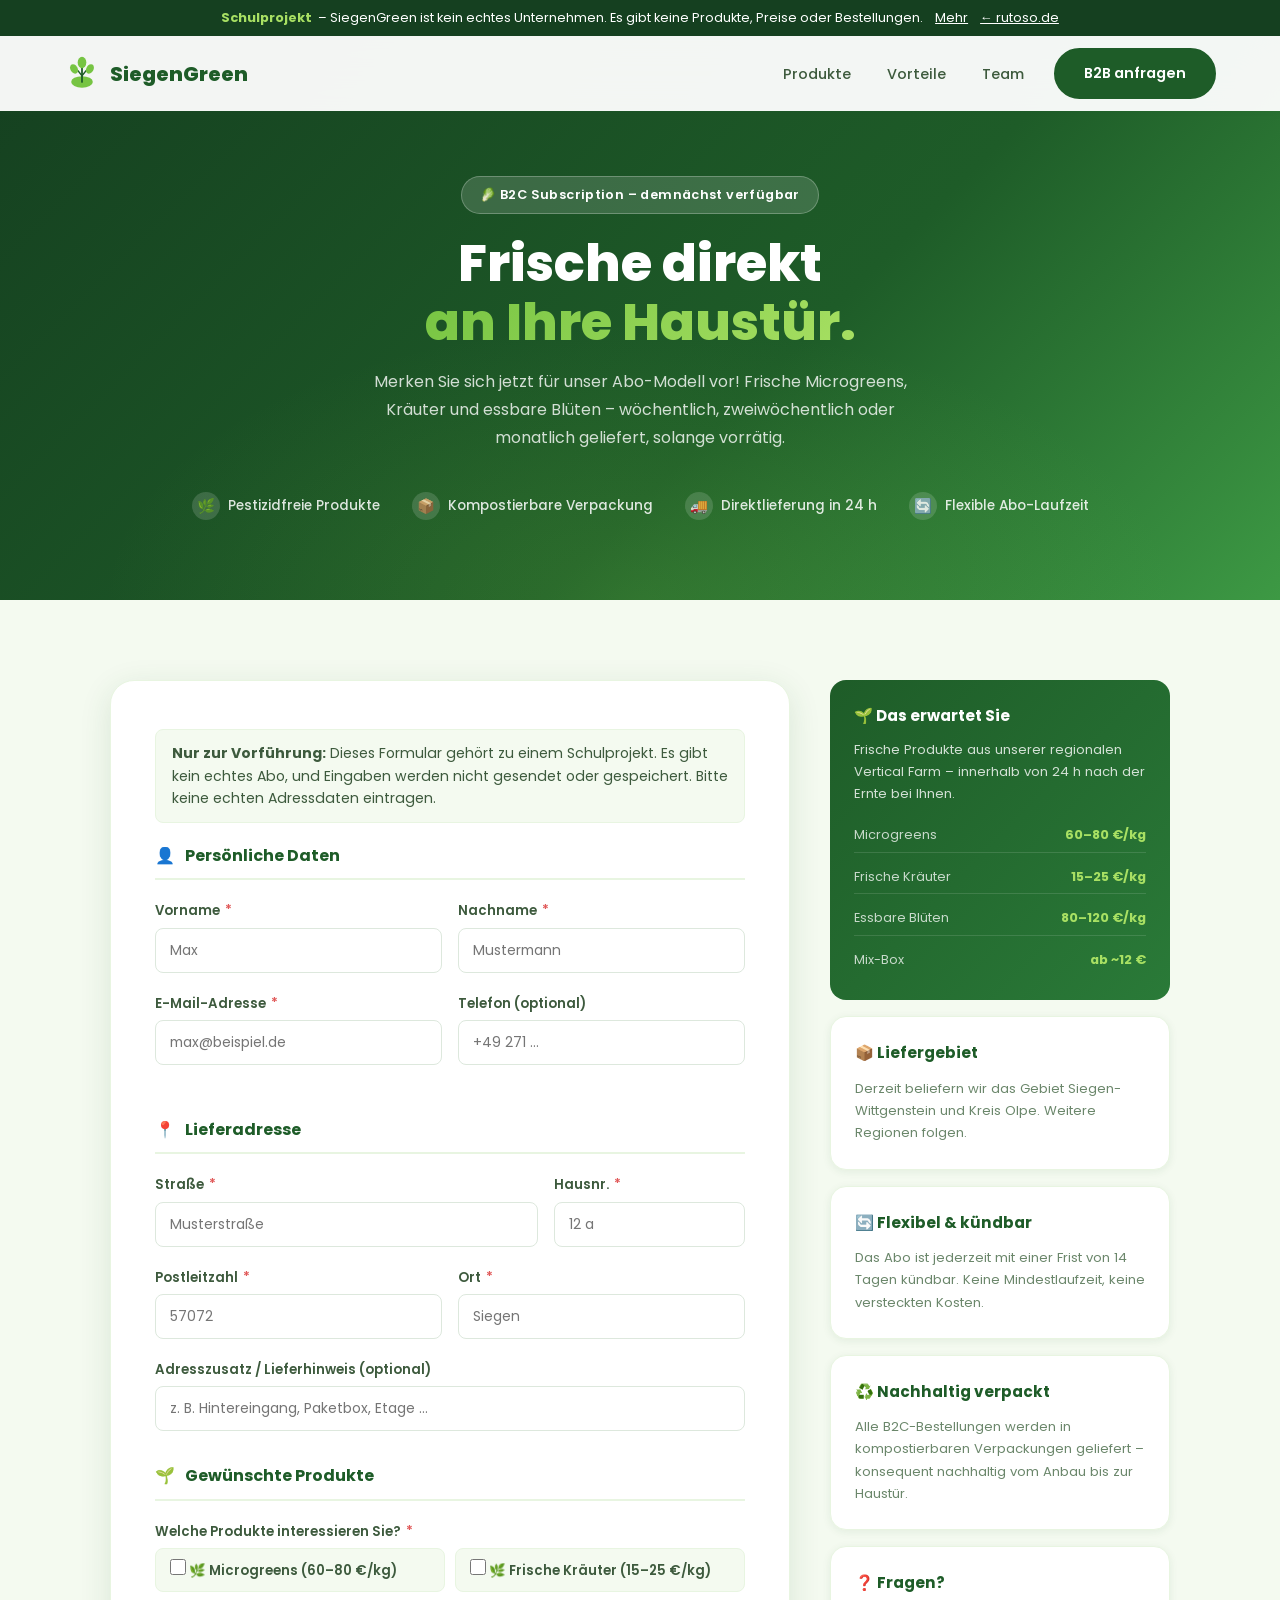
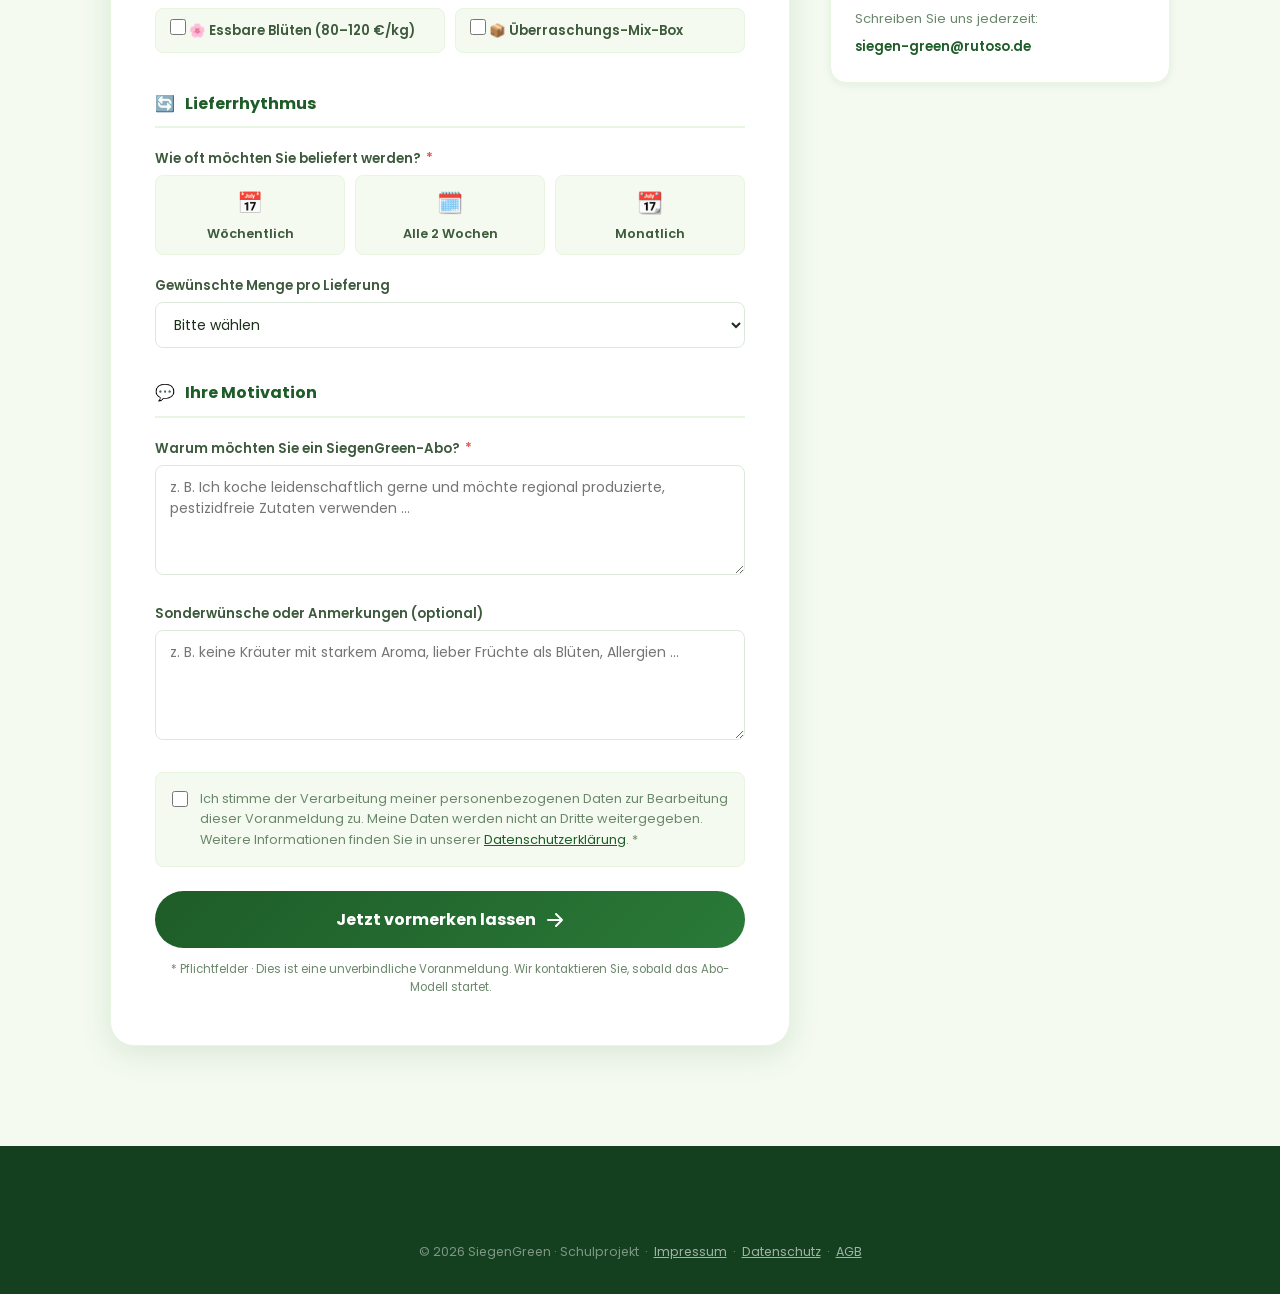
<file: abo.html>
<!DOCTYPE html>
<html lang="de">
<head>
  <meta charset="UTF-8" />
  <meta name="robots" content="noindex, nofollow" />
  <meta name="viewport" content="width=device-width, initial-scale=1.0" />
  <title>B2C Abo vormerken – SiegenGreen Vertical Farms</title>
  <meta name="description" content="Frische Microgreens, Kräuter und essbare Blüten direkt nach Hause – jetzt für das SiegenGreen Abo vormerken lassen." />
  <link rel="icon" href="favicon.svg" type="image/svg+xml" />
  <link rel="stylesheet" href="css/fonts.css" />
  <link rel="stylesheet" href="css/style.css" />
  <noscript><style>.fade-in-up{opacity:1!important;transform:none!important}</style></noscript>
  <style>
    /* ── Abo-page specific styles ── */
    .abo-hero {
      background: linear-gradient(135deg, var(--green-darker) 0%, var(--green-dark) 60%, #3d9944 100%);
      padding: 140px 0 80px;
      text-align: center;
      position: relative;
      overflow: hidden;
    }
    .abo-hero::before {
      content: '';
      position: absolute;
      inset: 0;
      background: radial-gradient(ellipse 60% 70% at 50% 100%, rgba(118,196,66,0.18) 0%, transparent 70%);
      pointer-events: none;
    }
    .abo-hero-badge {
      display: inline-flex;
      align-items: center;
      gap: 8px;
      background: rgba(255,255,255,0.15);
      border: 1px solid rgba(255,255,255,0.25);
      color: var(--white);
      font-size: 0.8rem;
      font-weight: 600;
      padding: 8px 18px;
      border-radius: 50px;
      margin-bottom: 20px;
      letter-spacing: 0.03em;
    }
    .abo-hero h1 {
      color: var(--white);
      font-size: clamp(2rem, 5vw, 3.2rem);
      margin-bottom: 16px;
      position: relative;
    }
    .abo-hero p {
      color: rgba(255,255,255,0.8);
      font-size: 1rem;
      max-width: 560px;
      margin: 0 auto;
      line-height: 1.75;
      position: relative;
    }
    .abo-hero-perks {
      display: flex;
      justify-content: center;
      gap: 32px;
      flex-wrap: wrap;
      margin-top: 40px;
      position: relative;
    }
    .abo-perk {
      display: flex;
      align-items: center;
      gap: 8px;
      color: rgba(255,255,255,0.85);
      font-size: 0.85rem;
      font-weight: 500;
    }
    .abo-perk-icon {
      width: 28px;
      height: 28px;
      background: rgba(255,255,255,0.15);
      border-radius: 50%;
      display: flex;
      align-items: center;
      justify-content: center;
      font-size: 0.9rem;
    }

    /* ── Form layout ── */
    .abo-form-section {
      padding: 80px 0 100px;
      background: var(--green-pale);
    }
    .abo-grid {
      display: grid;
      grid-template-columns: 2fr 1fr;
      gap: 40px;
      max-width: 1060px;
      margin: 0 auto;
    }
    .abo-form-card {
      background: var(--white);
      border-radius: var(--radius-lg);
      padding: 48px 44px;
      box-shadow: var(--shadow-md);
      border: 1px solid var(--green-subtle);
    }
    .form-section-title {
      font-size: 1rem;
      font-weight: 700;
      color: var(--green-dark);
      padding-bottom: 10px;
      border-bottom: 2px solid var(--green-subtle);
      margin-bottom: 20px;
      margin-top: 32px;
      display: flex;
      align-items: center;
      gap: 10px;
    }
    .form-section-title:first-child { margin-top: 0; }
    .form-row {
      display: grid;
      grid-template-columns: 1fr 1fr;
      gap: 16px;
    }
    .form-row-3 {
      display: grid;
      grid-template-columns: 2fr 1fr;
      gap: 16px;
    }
    .form-group label {
      display: block;
      font-size: 0.83rem;
      font-weight: 600;
      color: var(--text-mid);
      margin-bottom: 6px;
    }
    .form-group label .required {
      color: #e05555;
      margin-left: 2px;
    }
    .form-group input,
    .form-group textarea,
    .form-group select {
      width: 100%;
      padding: 11px 14px;
      border: 1.5px solid #dde8dd;
      border-radius: var(--radius-sm);
      font-family: 'Poppins', sans-serif;
      font-size: 0.87rem;
      color: var(--text-dark);
      background: var(--white);
      transition: var(--transition);
      outline: none;
    }
    .form-group input:focus,
    .form-group textarea:focus,
    .form-group select:focus {
      border-color: var(--green-primary);
      box-shadow: 0 0 0 3px rgba(118, 196, 66, 0.15);
    }
    .form-group textarea { resize: vertical; min-height: 110px; }

    /* Checkbox group */
    .checkbox-grid {
      display: grid;
      grid-template-columns: 1fr 1fr;
      gap: 10px;
      margin-top: 4px;
    }
    .checkbox-item {
      display: flex;
      align-items: center;
      gap: 10px;
      background: var(--green-pale);
      border: 1.5px solid var(--green-subtle);
      border-radius: var(--radius-sm);
      padding: 10px 14px;
      cursor: pointer;
      transition: var(--transition);
      font-size: 0.85rem;
      font-weight: 500;
      color: var(--text-mid);
      user-select: none;
    }
    .checkbox-item:hover { border-color: var(--green-primary); background: #edf7e5; }
    .checkbox-item input[type="checkbox"] {
      width: 16px;
      height: 16px;
      accent-color: var(--green-dark);
      cursor: pointer;
      flex-shrink: 0;
      margin: 0;
      padding: 0;
      border: none;
      box-shadow: none;
    }
    .checkbox-item input[type="checkbox"]:focus { box-shadow: none; }
    .checkbox-item.checked { border-color: var(--green-primary); background: #edf7e5; }

    /* Rating stars / frequency selector */
    .freq-options {
      display: flex;
      gap: 10px;
      flex-wrap: wrap;
      margin-top: 4px;
    }
    .freq-option {
      flex: 1;
      min-width: 100px;
      text-align: center;
      background: var(--green-pale);
      border: 1.5px solid var(--green-subtle);
      border-radius: var(--radius-sm);
      padding: 10px 8px;
      cursor: pointer;
      transition: var(--transition);
      font-size: 0.8rem;
      font-weight: 600;
      color: var(--text-mid);
      user-select: none;
    }
    .freq-option:hover, .freq-option.active {
      border-color: var(--green-primary);
      background: #edf7e5;
      color: var(--green-dark);
    }
    .freq-option-icon { font-size: 1.3rem; display: block; margin-bottom: 4px; }

    /* Consent checkbox */
    .consent-row {
      display: flex;
      align-items: flex-start;
      gap: 12px;
      padding: 16px;
      background: var(--green-pale);
      border: 1.5px solid var(--green-subtle);
      border-radius: var(--radius-sm);
      margin-top: 24px;
    }
    .consent-row input[type="checkbox"] {
      width: 16px;
      height: 16px;
      accent-color: var(--green-dark);
      flex-shrink: 0;
      margin-top: 2px;
      cursor: pointer;
    }
    .consent-row label {
      font-size: 0.8rem;
      color: var(--text-muted);
      line-height: 1.6;
      cursor: pointer;
    }
    .consent-row a { color: var(--green-dark); text-decoration: underline; }

    /* Submit button */
    .abo-submit-btn {
      width: 100%;
      padding: 16px;
      background: linear-gradient(135deg, var(--green-dark) 0%, #2a7a38 100%);
      color: var(--white);
      border: none;
      border-radius: 50px;
      font-family: 'Poppins', sans-serif;
      font-size: 1rem;
      font-weight: 700;
      cursor: pointer;
      transition: var(--transition);
      display: flex;
      align-items: center;
      justify-content: center;
      gap: 10px;
      margin-top: 24px;
    }
    .abo-submit-btn:hover {
      transform: translateY(-2px);
      box-shadow: 0 10px 30px rgba(30, 92, 40, 0.35);
    }
    .abo-submit-btn:active { transform: translateY(0); }

    /* Sidebar */
    .abo-sidebar {
      display: flex;
      flex-direction: column;
      gap: 16px;
    }
    .abo-info-card {
      background: var(--white);
      border: 1px solid var(--green-subtle);
      border-radius: var(--radius-md);
      padding: 24px;
      box-shadow: var(--shadow-sm);
    }
    .abo-info-card h3 {
      font-size: 0.95rem;
      color: var(--green-dark);
      margin-bottom: 12px;
      display: flex;
      align-items: center;
      gap: 8px;
    }
    .abo-info-card p, .abo-info-card li {
      font-size: 0.82rem;
      color: var(--text-muted);
      line-height: 1.7;
    }
    .abo-info-card ul { padding-left: 16px; list-style: disc; }
    .abo-info-card ul li { margin-bottom: 4px; }
    .abo-highlight-card {
      background: linear-gradient(135deg, var(--green-dark) 0%, #2a7a38 100%);
      border-radius: var(--radius-md);
      padding: 24px;
      color: var(--white);
    }
    .abo-highlight-card h3 { color: var(--white); margin-bottom: 10px; font-size: 0.95rem; }
    .abo-highlight-card p { color: rgba(255,255,255,0.8); font-size: 0.82rem; line-height: 1.7; }
    .price-preview {
      margin-top: 14px;
      display: flex;
      flex-direction: column;
      gap: 8px;
    }
    .price-row {
      display: flex;
      justify-content: space-between;
      align-items: center;
      font-size: 0.8rem;
      color: rgba(255,255,255,0.75);
      padding: 6px 0;
      border-bottom: 1px solid rgba(255,255,255,0.12);
    }
    .price-row:last-child { border-bottom: none; }
    .price-row strong { color: var(--green-light); }

    /* Success overlay */
    .abo-success {
      display: none;
      text-align: center;
      padding: 60px 32px;
    }
    .abo-success.show { display: block; }
    .abo-success-icon { font-size: 4rem; margin-bottom: 16px; }
    .abo-success h2 { color: var(--green-dark); margin-bottom: 12px; }
    .abo-success p { color: var(--text-muted); margin-bottom: 24px; }

    @media (max-width: 900px) {
      .abo-grid { grid-template-columns: 1fr; }
      .abo-sidebar { order: -1; }
      .abo-form-card { padding: 32px 24px; }
    }
    @media (max-width: 600px) {
      .form-row, .form-row-3 { grid-template-columns: 1fr; }
      .checkbox-grid { grid-template-columns: 1fr; }
      .abo-hero-perks { flex-direction: column; align-items: center; gap: 16px; }
    }
  </style>
</head>
<body>
  <a class="skip-link" href="#inhalt">Zum Inhalt springen</a>
  <div class="projekt-hinweis" role="note">
    <strong>Schulprojekt</strong><span class="ph-lang"> – SiegenGreen ist kein echtes Unternehmen. Es gibt keine Produkte, Preise oder Bestellungen.</span><span class="ph-kurz"> – kein echtes Unternehmen.</span>
    <a class="ph-mehr" href="/impressum.html">Mehr</a>
    <a href="https://rutoso.de">← rutoso.de</a>
  </div>


  <nav class="navbar scrolled" id="navbar">
    <div class="nav-container">
      <a href="index.html" class="nav-logo">
        <svg class="logo-icon" width="36" height="36" viewBox="0 0 100 100" fill="none">
          <ellipse cx="50" cy="72" rx="30" ry="16" fill="#76C442"/>
          <line x1="50" y1="72" x2="50" y2="20" stroke="#1E5C28" stroke-width="5" stroke-linecap="round"/>
          <line x1="50" y1="55" x2="38" y2="40" stroke="#1E5C28" stroke-width="4" stroke-linecap="round"/>
          <line x1="50" y1="55" x2="62" y2="40" stroke="#1E5C28" stroke-width="4" stroke-linecap="round"/>
          <ellipse cx="50" cy="18" rx="12" ry="16" fill="#76C442"/>
          <ellipse cx="28" cy="36" rx="10" ry="14" fill="#76C442" transform="rotate(-30 28 36)"/>
          <ellipse cx="72" cy="36" rx="10" ry="14" fill="#76C442" transform="rotate(30 72 36)"/>
        </svg>
        <span class="logo-text" style="color: var(--green-dark)">SiegenGreen</span>
      </a>
      <ul class="nav-links" id="navLinks">
        <li><a href="index.html#produkte" class="nav-link">Produkte</a></li>
        <li><a href="index.html#vorteile" class="nav-link">Vorteile</a></li>
        <li><a href="index.html#team" class="nav-link">Team</a></li>
        <li><a href="index.html#kontakt" class="btn btn-primary nav-cta">B2B anfragen</a></li>
      </ul>
      <button class="hamburger" id="hamburger" aria-label="Menü öffnen">
        <span></span><span></span><span></span>
      </button>
    </div>
  </nav>

  <!-- ── HERO ── -->
  <main id="inhalt">
  <div class="abo-hero">
    <div class="container">
      <span class="abo-hero-badge">🥬 B2C Subscription – demnächst verfügbar</span>
      <h1>Frische direkt<br /><span class="gradient-text">an Ihre Haustür.</span></h1>
      <p>Merken Sie sich jetzt für unser Abo-Modell vor! Frische Microgreens, Kräuter und essbare Blüten – wöchentlich, zweiwöchentlich oder monatlich geliefert, solange vorrätig.</p>
      <div class="abo-hero-perks">
        <div class="abo-perk"><span class="abo-perk-icon">🌿</span> Pestizidfreie Produkte</div>
        <div class="abo-perk"><span class="abo-perk-icon">📦</span> Kompostierbare Verpackung</div>
        <div class="abo-perk"><span class="abo-perk-icon">🚚</span> Direktlieferung in 24 h</div>
        <div class="abo-perk"><span class="abo-perk-icon">🔄</span> Flexible Abo-Laufzeit</div>
      </div>
    </div>
  </div>

  <!-- ── FORM ── -->
  <section class="abo-form-section">
    <div class="container">
      <div class="abo-grid">

        <!-- Main form card -->
        <div class="abo-form-card">
          <div id="aboFormWrap">
            <div class="legal-note" style="margin-bottom:20px">
              <strong>Nur zur Vorführung:</strong> Dieses Formular gehört zu einem Schulprojekt. Es gibt kein echtes Abo,
              und Eingaben werden nicht gesendet oder gespeichert. Bitte keine echten Adressdaten eintragen.
            </div>
            <form id="aboForm" novalidate>

              <!-- 1. Persönliche Daten -->
              <div class="form-section-title">
                <span>👤</span> Persönliche Daten
              </div>
              <div class="form-row">
                <div class="form-group">
                  <label for="vorname">Vorname <span class="required">*</span></label>
                  <input type="text" id="vorname" name="vorname" placeholder="Max" required />
                </div>
                <div class="form-group">
                  <label for="nachname">Nachname <span class="required">*</span></label>
                  <input type="text" id="nachname" name="nachname" placeholder="Mustermann" required />
                </div>
              </div>
              <div class="form-row">
                <div class="form-group">
                  <label for="abo-email">E-Mail-Adresse <span class="required">*</span></label>
                  <input type="email" id="abo-email" name="email" placeholder="max@beispiel.de" required />
                </div>
                <div class="form-group">
                  <label for="telefon">Telefon (optional)</label>
                  <input type="tel" id="telefon" name="telefon" placeholder="+49 271 ..." />
                </div>
              </div>

              <!-- 2. Lieferadresse -->
              <div class="form-section-title">
                <span>📍</span> Lieferadresse
              </div>
              <div class="form-row-3">
                <div class="form-group">
                  <label for="strasse">Straße <span class="required">*</span></label>
                  <input type="text" id="strasse" name="strasse" placeholder="Musterstraße" required />
                </div>
                <div class="form-group">
                  <label for="hausnummer">Hausnr. <span class="required">*</span></label>
                  <input type="text" id="hausnummer" name="hausnummer" placeholder="12 a" required />
                </div>
              </div>
              <div class="form-row">
                <div class="form-group">
                  <label for="plz">Postleitzahl <span class="required">*</span></label>
                  <input type="text" id="plz" name="plz" placeholder="57072" maxlength="5" required />
                </div>
                <div class="form-group">
                  <label for="ort">Ort <span class="required">*</span></label>
                  <input type="text" id="ort" name="ort" placeholder="Siegen" required />
                </div>
              </div>
              <div class="form-group">
                <label for="lieferzusatz">Adresszusatz / Lieferhinweis (optional)</label>
                <input type="text" id="lieferzusatz" name="lieferzusatz" placeholder="z. B. Hintereingang, Paketbox, Etage ..." />
              </div>

              <!-- 3. Produktwunsch -->
              <div class="form-section-title">
                <span>🌱</span> Gewünschte Produkte
              </div>
              <div class="form-group">
                <label>Welche Produkte interessieren Sie? <span class="required">*</span></label>
                <div class="checkbox-grid">
                  <label class="checkbox-item">
                    <input type="checkbox" name="produkte" value="microgreens" />
                    🌿 Microgreens (60–80 €/kg)
                  </label>
                  <label class="checkbox-item">
                    <input type="checkbox" name="produkte" value="kraeuter" />
                    🌿 Frische Kräuter (15–25 €/kg)
                  </label>
                  <label class="checkbox-item">
                    <input type="checkbox" name="produkte" value="blueten" />
                    🌸 Essbare Blüten (80–120 €/kg)
                  </label>
                  <label class="checkbox-item">
                    <input type="checkbox" name="produkte" value="mix" />
                    📦 Überraschungs-Mix-Box
                  </label>
                </div>
              </div>

              <!-- 4. Lieferrhythmus -->
              <div class="form-section-title">
                <span>🔄</span> Lieferrhythmus
              </div>
              <div class="form-group">
                <label>Wie oft möchten Sie beliefert werden? <span class="required">*</span></label>
                <div class="freq-options" id="freqOptions">
                  <div class="freq-option" data-value="wöchentlich">
                    <span class="freq-option-icon">📅</span>Wöchentlich
                  </div>
                  <div class="freq-option" data-value="zweiwöchentlich">
                    <span class="freq-option-icon">🗓️</span>Alle 2 Wochen
                  </div>
                  <div class="freq-option" data-value="monatlich">
                    <span class="freq-option-icon">📆</span>Monatlich
                  </div>
                </div>
                <input type="hidden" name="rhythmus" id="rhythmusInput" />
              </div>
              <div class="form-group" style="margin-top:16px">
                <label for="menge">Gewünschte Menge pro Lieferung</label>
                <select id="menge" name="menge">
                  <option value="">Bitte wählen</option>
                  <option value="klein">Klein – ca. 1–2 Personen (Startpaket)</option>
                  <option value="mittel">Mittel – 2–4 Personen (Familienpaket)</option>
                  <option value="gross">Groß – 4+ Personen oder Vorrat</option>
                  <option value="individuell">Individuell – ich schreibe es unten</option>
                </select>
              </div>

              <!-- 5. Motivation / Warum -->
              <div class="form-section-title">
                <span>💬</span> Ihre Motivation
              </div>
              <div class="form-group">
                <label for="warum">Warum möchten Sie ein SiegenGreen-Abo? <span class="required">*</span></label>
                <textarea id="warum" name="warum" rows="4" placeholder="z. B. Ich koche leidenschaftlich gerne und möchte regional produzierte, pestizidfreie Zutaten verwenden ..." required></textarea>
              </div>
              <div class="form-group">
                <label for="wuensche">Sonderwünsche oder Anmerkungen (optional)</label>
                <textarea id="wuensche" name="wuensche" rows="3" placeholder="z. B. keine Kräuter mit starkem Aroma, lieber Früchte als Blüten, Allergien ..."></textarea>
              </div>

              <!-- Consent -->
              <div class="consent-row">
                <input type="checkbox" id="consent" name="consent" required />
                <label for="consent">
                  Ich stimme der Verarbeitung meiner personenbezogenen Daten zur Bearbeitung dieser
                  Voranmeldung zu. Meine Daten werden nicht an Dritte weitergegeben. Weitere Informationen
                  finden Sie in unserer <a href="datenschutz.html">Datenschutzerklärung</a>. <span class="required">*</span>
                </label>
              </div>

              <button type="submit" class="abo-submit-btn" id="aboSubmitBtn">
                <span id="aboSubmitText">Jetzt vormerken lassen</span>
                <svg width="18" height="18" viewBox="0 0 18 18" fill="none"><path d="M2 9h14M10 3l6 6-6 6" stroke="currentColor" stroke-width="2" stroke-linecap="round" stroke-linejoin="round"/></svg>
              </button>
              <p style="font-size:0.72rem; color:var(--text-muted); margin-top:12px; text-align:center;">
                * Pflichtfelder · Dies ist eine unverbindliche Voranmeldung. Wir kontaktieren Sie, sobald das Abo-Modell startet.
              </p>

            </form>
          </div>

          <!-- Success state -->
          <div class="abo-success" id="aboSuccess">
            <div class="abo-success-icon">🌿</div>
            <h2>Vorführung abgeschlossen</h2>
            <p>So würde die Bestätigung aussehen. Da SiegenGreen ein Schulprojekt ist, wurden Ihre Eingaben weder gesendet noch gespeichert.</p>
            <a href="index.html" class="btn btn-primary">Zurück zur Startseite</a>
          </div>
        </div>

        <!-- Sidebar -->
        <aside class="abo-sidebar">

          <div class="abo-highlight-card">
            <h3>🌱 Das erwartet Sie</h3>
            <p>Frische Produkte aus unserer regionalen Vertical Farm – innerhalb von 24 h nach der Ernte bei Ihnen.</p>
            <div class="price-preview">
              <div class="price-row">Microgreens <strong>60–80 €/kg</strong></div>
              <div class="price-row">Frische Kräuter <strong>15–25 €/kg</strong></div>
              <div class="price-row">Essbare Blüten <strong>80–120 €/kg</strong></div>
              <div class="price-row">Mix-Box <strong>ab ~12 €</strong></div>
            </div>
          </div>

          <div class="abo-info-card">
            <h3>📦 Liefergebiet</h3>
            <p>Derzeit beliefern wir das Gebiet Siegen-Wittgenstein und Kreis Olpe. Weitere Regionen folgen.</p>
          </div>

          <div class="abo-info-card">
            <h3>🔄 Flexibel & kündbar</h3>
            <p>Das Abo ist jederzeit mit einer Frist von 14 Tagen kündbar. Keine Mindestlaufzeit, keine versteckten Kosten.</p>
          </div>

          <div class="abo-info-card">
            <h3>♻️ Nachhaltig verpackt</h3>
            <p>Alle B2C-Bestellungen werden in kompostierbaren Verpackungen geliefert – konsequent nachhaltig vom Anbau bis zur Haustür.</p>
          </div>

          <div class="abo-info-card">
            <h3>❓ Fragen?</h3>
            <p>Schreiben Sie uns jederzeit:</p>
            <p style="margin-top:6px"><a href="mailto:siegen-green@rutoso.de" style="color:var(--green-dark); font-weight:600;">siegen-green@rutoso.de</a></p>
          </div>

        </aside>
      </div>
    </div>
  </section>

  </main>

  <footer class="footer">
    <div class="container">
      <div class="footer-bottom" style="border-top: none; padding: 32px 0;">
        <p>&copy; 2026 SiegenGreen · Schulprojekt &nbsp;·&nbsp;
          <a href="impressum.html" style="color: rgba(255,255,255,0.6); text-decoration: underline;">Impressum</a> &nbsp;·&nbsp;
          <a href="datenschutz.html" style="color: rgba(255,255,255,0.6); text-decoration: underline;">Datenschutz</a> &nbsp;·&nbsp;
          <a href="agb.html" style="color: rgba(255,255,255,0.6); text-decoration: underline;">AGB</a>
        </p>
      </div>
    </div>
  </footer>

  <script>
    /* Hamburger */
    document.getElementById('hamburger').addEventListener('click', function () {
      this.classList.toggle('active');
      document.getElementById('navLinks').classList.toggle('open');
    });

    /* Frequency selector */
    document.querySelectorAll('.freq-option').forEach(btn => {
      btn.addEventListener('click', () => {
        document.querySelectorAll('.freq-option').forEach(b => b.classList.remove('active'));
        btn.classList.add('active');
        document.getElementById('rhythmusInput').value = btn.dataset.value;
      });
    });

    /* Checkbox item visual toggle */
    document.querySelectorAll('.checkbox-item input').forEach(cb => {
      cb.addEventListener('change', () => {
        cb.closest('.checkbox-item').classList.toggle('checked', cb.checked);
      });
    });

    /* Form submit */
    document.getElementById('aboForm').addEventListener('submit', function (e) {
      e.preventDefault();

      /* Basic validation */
      const required = this.querySelectorAll('[required]');
      let valid = true;
      required.forEach(field => {
        if (field.type === 'checkbox' && !field.checked) {
          valid = false;
          field.closest('.consent-row').style.borderColor = '#e05555';
        } else if (field.type !== 'checkbox' && !field.value.trim()) {
          valid = false;
          field.style.borderColor = '#e05555';
        } else {
          if (field.type === 'checkbox') field.closest('.consent-row').style.borderColor = '';
          else field.style.borderColor = '';
        }
      });

      const checked = document.querySelectorAll('input[name="produkte"]:checked');
      if (checked.length === 0) {
        valid = false;
        document.querySelector('.checkbox-grid').style.outline = '2px solid #e05555';
      } else {
        document.querySelector('.checkbox-grid').style.outline = '';
      }

      if (!valid) return;

      const btn = document.getElementById('aboSubmitText');
      btn.textContent = 'Einen Moment …';
      document.getElementById('aboSubmitBtn').disabled = true;

      /* Schulprojekt: reine Vorführung, es werden keine Daten gesendet oder gespeichert */
      setTimeout(() => {
        document.getElementById('aboFormWrap').querySelector('form').style.display = 'none';
        document.getElementById('aboSuccess').classList.add('show');
        window.scrollTo({ top: 0, behavior: 'smooth' });
      }, 600);
    });

    /* Remove red border on input */
    document.querySelectorAll('input, textarea, select').forEach(el => {
      el.addEventListener('input', () => { el.style.borderColor = ''; });
    });
  </script>
</body>
</html>
</file>
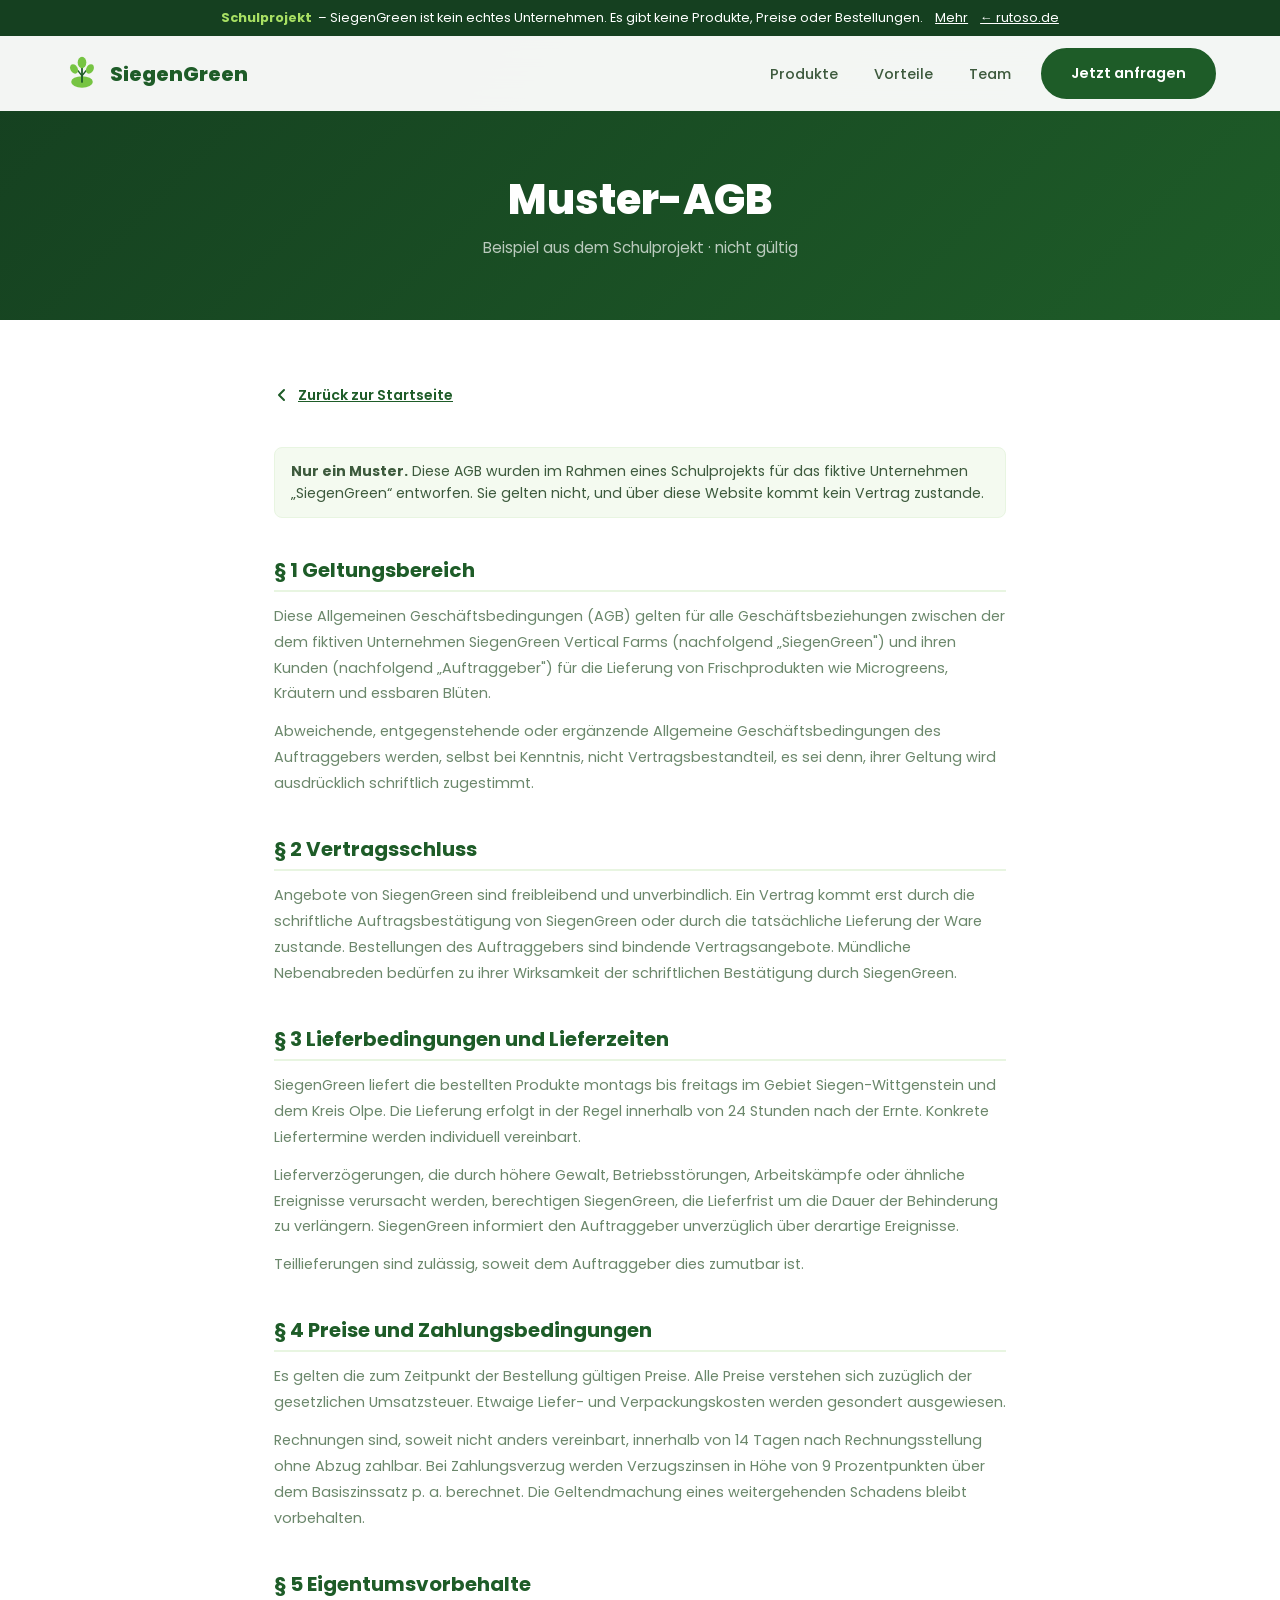
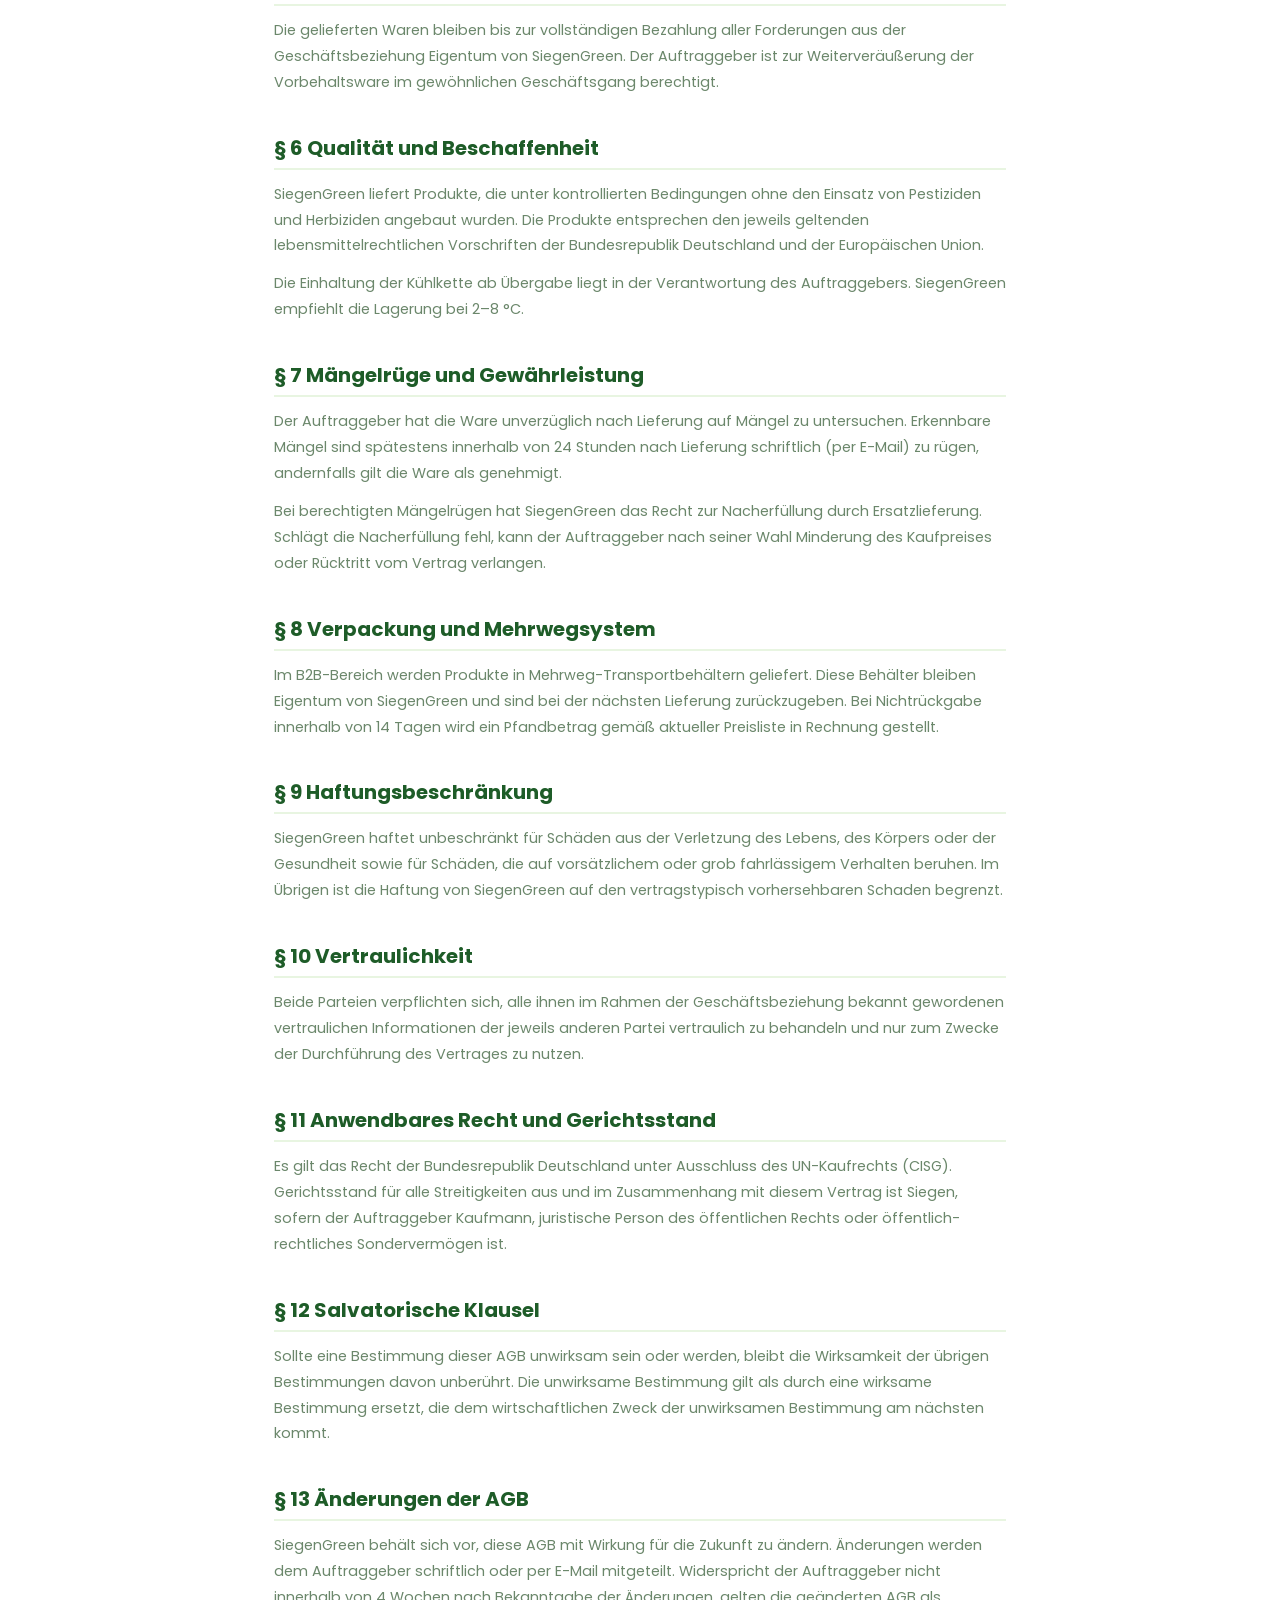
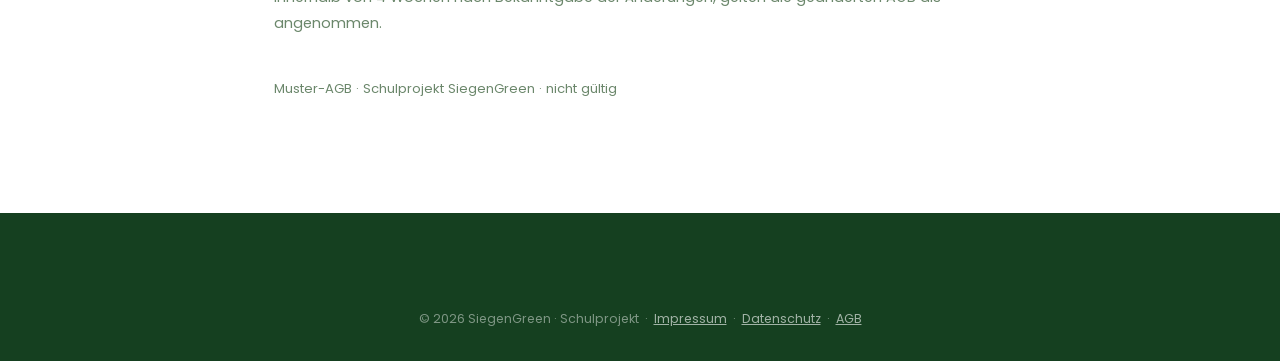
<file: agb.html>
<!DOCTYPE html>
<html lang="de">
<head>
  <meta charset="UTF-8" />
  <meta name="robots" content="noindex, nofollow" />
  <meta name="viewport" content="width=device-width, initial-scale=1.0" />
  <title>AGB – SiegenGreen (Schulprojekt)</title>
  <link rel="icon" href="favicon.svg" type="image/svg+xml" />
  <link rel="stylesheet" href="css/fonts.css" />
  <link rel="stylesheet" href="css/style.css" />
  <noscript><style>.fade-in-up{opacity:1!important;transform:none!important}</style></noscript>
</head>
<body>
  <a class="skip-link" href="#inhalt">Zum Inhalt springen</a>
  <div class="projekt-hinweis" role="note">
    <strong>Schulprojekt</strong><span class="ph-lang"> – SiegenGreen ist kein echtes Unternehmen. Es gibt keine Produkte, Preise oder Bestellungen.</span><span class="ph-kurz"> – kein echtes Unternehmen.</span>
    <a class="ph-mehr" href="/impressum.html">Mehr</a>
    <a href="https://rutoso.de">← rutoso.de</a>
  </div>


  <nav class="navbar scrolled" id="navbar">
    <div class="nav-container">
      <a href="index.html" class="nav-logo">
        <svg class="logo-icon" width="36" height="36" viewBox="0 0 100 100" fill="none">
          <ellipse cx="50" cy="72" rx="30" ry="16" fill="#76C442"/>
          <line x1="50" y1="72" x2="50" y2="20" stroke="#1E5C28" stroke-width="5" stroke-linecap="round"/>
          <line x1="50" y1="55" x2="38" y2="40" stroke="#1E5C28" stroke-width="4" stroke-linecap="round"/>
          <line x1="50" y1="55" x2="62" y2="40" stroke="#1E5C28" stroke-width="4" stroke-linecap="round"/>
          <ellipse cx="50" cy="18" rx="12" ry="16" fill="#76C442"/>
          <ellipse cx="28" cy="36" rx="10" ry="14" fill="#76C442" transform="rotate(-30 28 36)"/>
          <ellipse cx="72" cy="36" rx="10" ry="14" fill="#76C442" transform="rotate(30 72 36)"/>
        </svg>
        <span class="logo-text" style="color: var(--green-dark)">SiegenGreen</span>
      </a>
      <ul class="nav-links" id="navLinks">
        <li><a href="index.html#produkte" class="nav-link">Produkte</a></li>
        <li><a href="index.html#vorteile" class="nav-link">Vorteile</a></li>
        <li><a href="index.html#team" class="nav-link">Team</a></li>
        <li><a href="index.html#kontakt" class="btn btn-primary nav-cta">Jetzt anfragen</a></li>
      </ul>
      <button class="hamburger" id="hamburger" aria-label="Menü öffnen">
        <span></span><span></span><span></span>
      </button>
    </div>
  </nav>

  <div class="legal-hero">
    <div class="container">
      <h1>Muster-AGB</h1>
      <p>Beispiel aus dem Schulprojekt · nicht gültig</p>
    </div>
  </div>

  <main class="legal-content" id="inhalt">
    <a href="index.html" class="legal-back">
      <svg width="16" height="16" viewBox="0 0 16 16" fill="none"><path d="M10 3L5 8l5 5" stroke="currentColor" stroke-width="2" stroke-linecap="round" stroke-linejoin="round"/></svg>
      Zurück zur Startseite
    </a>

    <div class="legal-note">
      <strong>Nur ein Muster.</strong> Diese AGB wurden im Rahmen eines Schulprojekts für das fiktive Unternehmen
      „SiegenGreen“ entworfen. Sie gelten nicht, und über diese Website kommt kein Vertrag zustande.
    </div>


    <h2>§ 1 Geltungsbereich</h2>
    <p>
      Diese Allgemeinen Geschäftsbedingungen (AGB) gelten für alle Geschäftsbeziehungen zwischen der
      dem fiktiven Unternehmen SiegenGreen Vertical Farms (nachfolgend „SiegenGreen")
      und ihren Kunden (nachfolgend „Auftraggeber") für die Lieferung von Frischprodukten wie
      Microgreens, Kräutern und essbaren Blüten.
    </p>
    <p>
      Abweichende, entgegenstehende oder ergänzende Allgemeine Geschäftsbedingungen des Auftraggebers
      werden, selbst bei Kenntnis, nicht Vertragsbestandteil, es sei denn, ihrer Geltung wird
      ausdrücklich schriftlich zugestimmt.
    </p>

    <h2>§ 2 Vertragsschluss</h2>
    <p>
      Angebote von SiegenGreen sind freibleibend und unverbindlich. Ein Vertrag kommt erst durch die
      schriftliche Auftragsbestätigung von SiegenGreen oder durch die tatsächliche Lieferung der Ware
      zustande. Bestellungen des Auftraggebers sind bindende Vertragsangebote. Mündliche Nebenabreden
      bedürfen zu ihrer Wirksamkeit der schriftlichen Bestätigung durch SiegenGreen.
    </p>

    <h2>§ 3 Lieferbedingungen und Lieferzeiten</h2>
    <p>
      SiegenGreen liefert die bestellten Produkte montags bis freitags im Gebiet Siegen-Wittgenstein
      und dem Kreis Olpe. Die Lieferung erfolgt in der Regel innerhalb von 24 Stunden nach der Ernte.
      Konkrete Liefertermine werden individuell vereinbart.
    </p>
    <p>
      Lieferverzögerungen, die durch höhere Gewalt, Betriebsstörungen, Arbeitskämpfe oder ähnliche
      Ereignisse verursacht werden, berechtigen SiegenGreen, die Lieferfrist um die Dauer der
      Behinderung zu verlängern. SiegenGreen informiert den Auftraggeber unverzüglich über derartige
      Ereignisse.
    </p>
    <p>
      Teillieferungen sind zulässig, soweit dem Auftraggeber dies zumutbar ist.
    </p>

    <h2>§ 4 Preise und Zahlungsbedingungen</h2>
    <p>
      Es gelten die zum Zeitpunkt der Bestellung gültigen Preise. Alle Preise verstehen sich
      zuzüglich der gesetzlichen Umsatzsteuer. Etwaige Liefer- und Verpackungskosten werden
      gesondert ausgewiesen.
    </p>
    <p>
      Rechnungen sind, soweit nicht anders vereinbart, innerhalb von 14 Tagen nach Rechnungsstellung
      ohne Abzug zahlbar. Bei Zahlungsverzug werden Verzugszinsen in Höhe von 9 Prozentpunkten über
      dem Basiszinssatz p. a. berechnet. Die Geltendmachung eines weitergehenden Schadens bleibt
      vorbehalten.
    </p>

    <h2>§ 5 Eigentumsvorbehalte</h2>
    <p>
      Die gelieferten Waren bleiben bis zur vollständigen Bezahlung aller Forderungen aus der
      Geschäftsbeziehung Eigentum von SiegenGreen. Der Auftraggeber ist zur Weiterveräußerung der
      Vorbehaltsware im gewöhnlichen Geschäftsgang berechtigt.
    </p>

    <h2>§ 6 Qualität und Beschaffenheit</h2>
    <p>
      SiegenGreen liefert Produkte, die unter kontrollierten Bedingungen ohne den Einsatz von
      Pestiziden und Herbiziden angebaut wurden. Die Produkte entsprechen den jeweils geltenden
      lebensmittelrechtlichen Vorschriften der Bundesrepublik Deutschland und der Europäischen Union.
    </p>
    <p>
      Die Einhaltung der Kühlkette ab Übergabe liegt in der Verantwortung des Auftraggebers.
      SiegenGreen empfiehlt die Lagerung bei 2–8 °C.
    </p>

    <h2>§ 7 Mängelrüge und Gewährleistung</h2>
    <p>
      Der Auftraggeber hat die Ware unverzüglich nach Lieferung auf Mängel zu untersuchen. Erkennbare
      Mängel sind spätestens innerhalb von 24 Stunden nach Lieferung schriftlich (per E-Mail) zu
      rügen, andernfalls gilt die Ware als genehmigt.
    </p>
    <p>
      Bei berechtigten Mängelrügen hat SiegenGreen das Recht zur Nacherfüllung durch Ersatzlieferung.
      Schlägt die Nacherfüllung fehl, kann der Auftraggeber nach seiner Wahl Minderung des Kaufpreises
      oder Rücktritt vom Vertrag verlangen.
    </p>

    <h2>§ 8 Verpackung und Mehrwegsystem</h2>
    <p>
      Im B2B-Bereich werden Produkte in Mehrweg-Transportbehältern geliefert. Diese Behälter bleiben
      Eigentum von SiegenGreen und sind bei der nächsten Lieferung zurückzugeben. Bei Nichtrückgabe
      innerhalb von 14 Tagen wird ein Pfandbetrag gemäß aktueller Preisliste in Rechnung gestellt.
    </p>

    <h2>§ 9 Haftungsbeschränkung</h2>
    <p>
      SiegenGreen haftet unbeschränkt für Schäden aus der Verletzung des Lebens, des Körpers oder
      der Gesundheit sowie für Schäden, die auf vorsätzlichem oder grob fahrlässigem Verhalten
      beruhen. Im Übrigen ist die Haftung von SiegenGreen auf den vertragstypisch vorhersehbaren
      Schaden begrenzt.
    </p>

    <h2>§ 10 Vertraulichkeit</h2>
    <p>
      Beide Parteien verpflichten sich, alle ihnen im Rahmen der Geschäftsbeziehung bekannt gewordenen
      vertraulichen Informationen der jeweils anderen Partei vertraulich zu behandeln und nur zum
      Zwecke der Durchführung des Vertrages zu nutzen.
    </p>

    <h2>§ 11 Anwendbares Recht und Gerichtsstand</h2>
    <p>
      Es gilt das Recht der Bundesrepublik Deutschland unter Ausschluss des UN-Kaufrechts (CISG).
      Gerichtsstand für alle Streitigkeiten aus und im Zusammenhang mit diesem Vertrag ist Siegen,
      sofern der Auftraggeber Kaufmann, juristische Person des öffentlichen Rechts oder
      öffentlich-rechtliches Sondervermögen ist.
    </p>

    <h2>§ 12 Salvatorische Klausel</h2>
    <p>
      Sollte eine Bestimmung dieser AGB unwirksam sein oder werden, bleibt die Wirksamkeit der
      übrigen Bestimmungen davon unberührt. Die unwirksame Bestimmung gilt als durch eine wirksame
      Bestimmung ersetzt, die dem wirtschaftlichen Zweck der unwirksamen Bestimmung am nächsten kommt.
    </p>

    <h2>§ 13 Änderungen der AGB</h2>
    <p>
      SiegenGreen behält sich vor, diese AGB mit Wirkung für die Zukunft zu ändern. Änderungen werden
      dem Auftraggeber schriftlich oder per E-Mail mitgeteilt. Widerspricht der Auftraggeber nicht
      innerhalb von 4 Wochen nach Bekanntgabe der Änderungen, gelten die geänderten AGB als
      angenommen.
    </p>

    <p style="margin-top: 40px; font-size: 0.82rem; color: var(--text-muted);">
      Muster-AGB · Schulprojekt SiegenGreen · nicht gültig
    </p>
  </main>

  <footer class="footer">
    <div class="container">
      <div class="footer-bottom" style="border-top: none; padding: 32px 0;">
        <p>&copy; 2026 SiegenGreen · Schulprojekt &nbsp;·&nbsp;
          <a href="impressum.html" style="color: rgba(255,255,255,0.6); text-decoration: underline;">Impressum</a> &nbsp;·&nbsp;
          <a href="datenschutz.html" style="color: rgba(255,255,255,0.6); text-decoration: underline;">Datenschutz</a> &nbsp;·&nbsp;
          <a href="agb.html" style="color: rgba(255,255,255,0.6); text-decoration: underline;">AGB</a>
        </p>
      </div>
    </div>
  </footer>

  <script>
    document.getElementById('hamburger').addEventListener('click', function() {
      this.classList.toggle('active');
      document.getElementById('navLinks').classList.toggle('open');
    });
  </script>
</body>
</html>
</file>
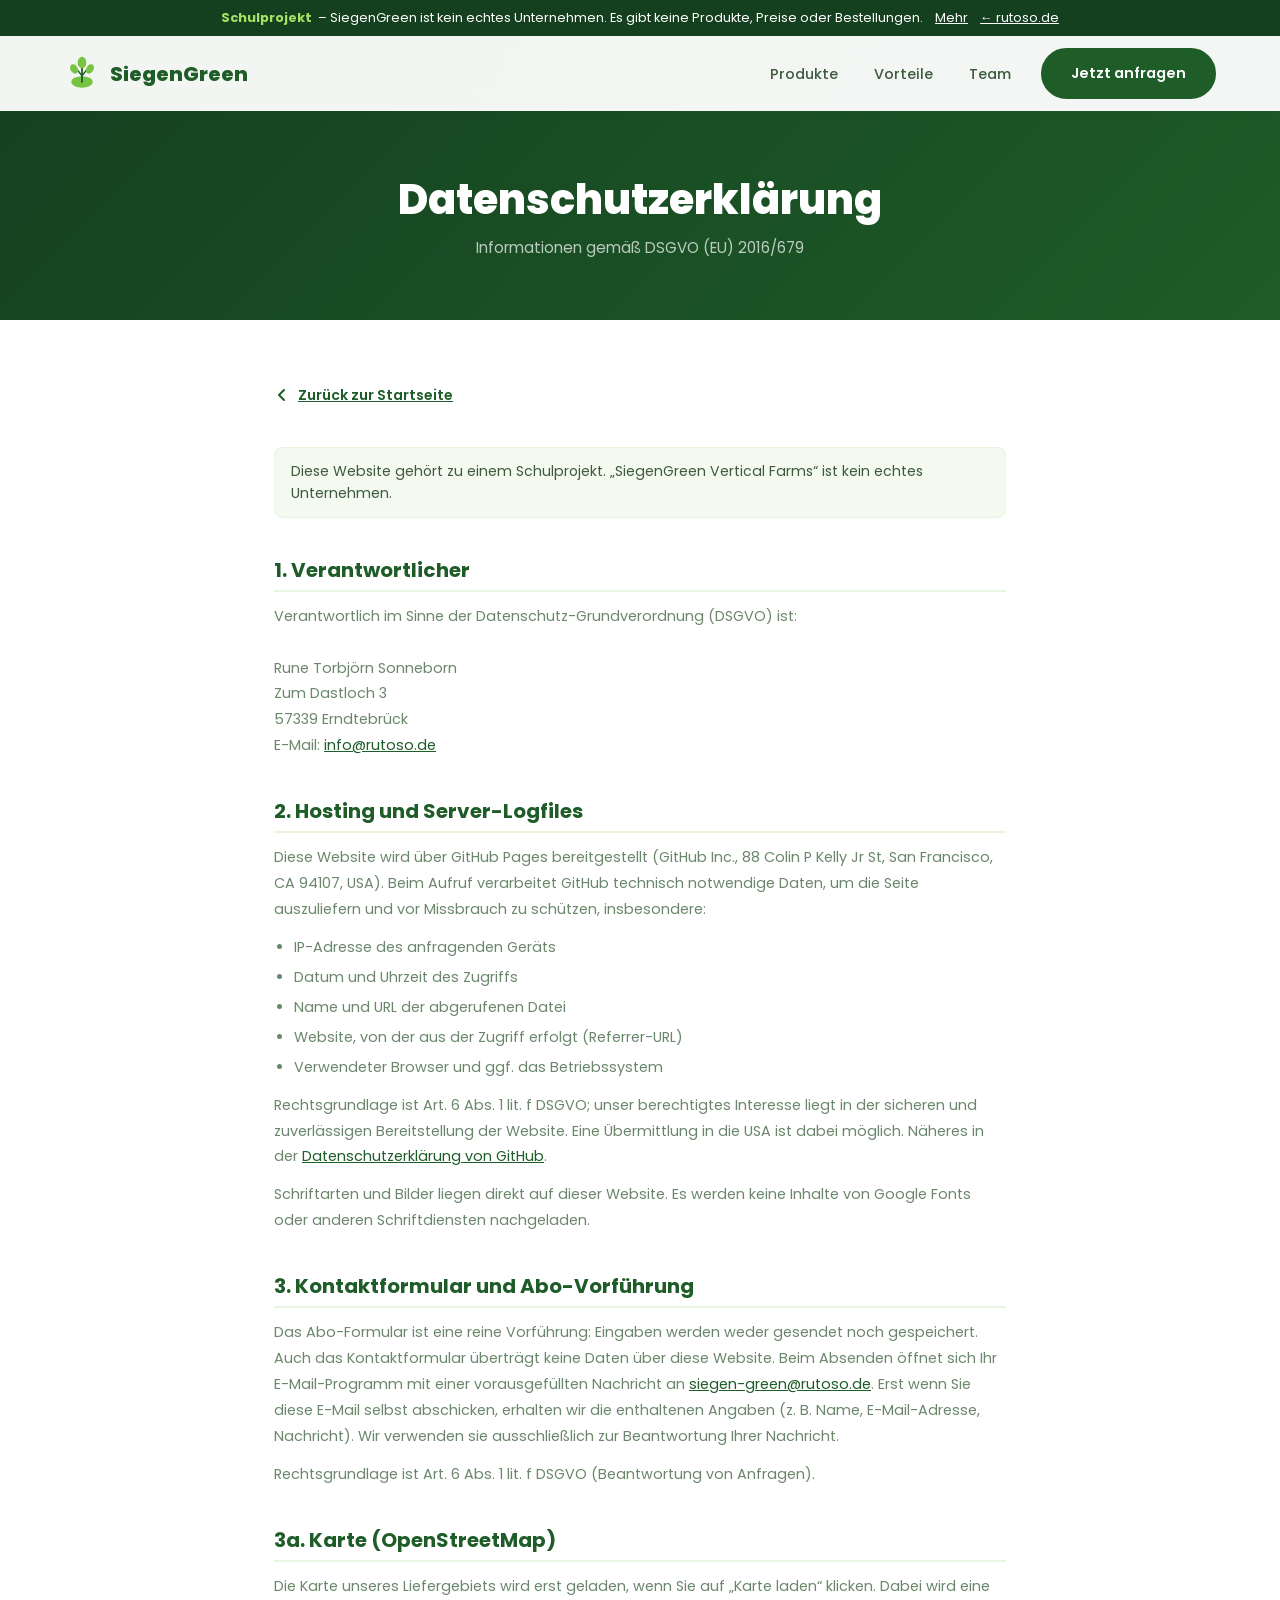
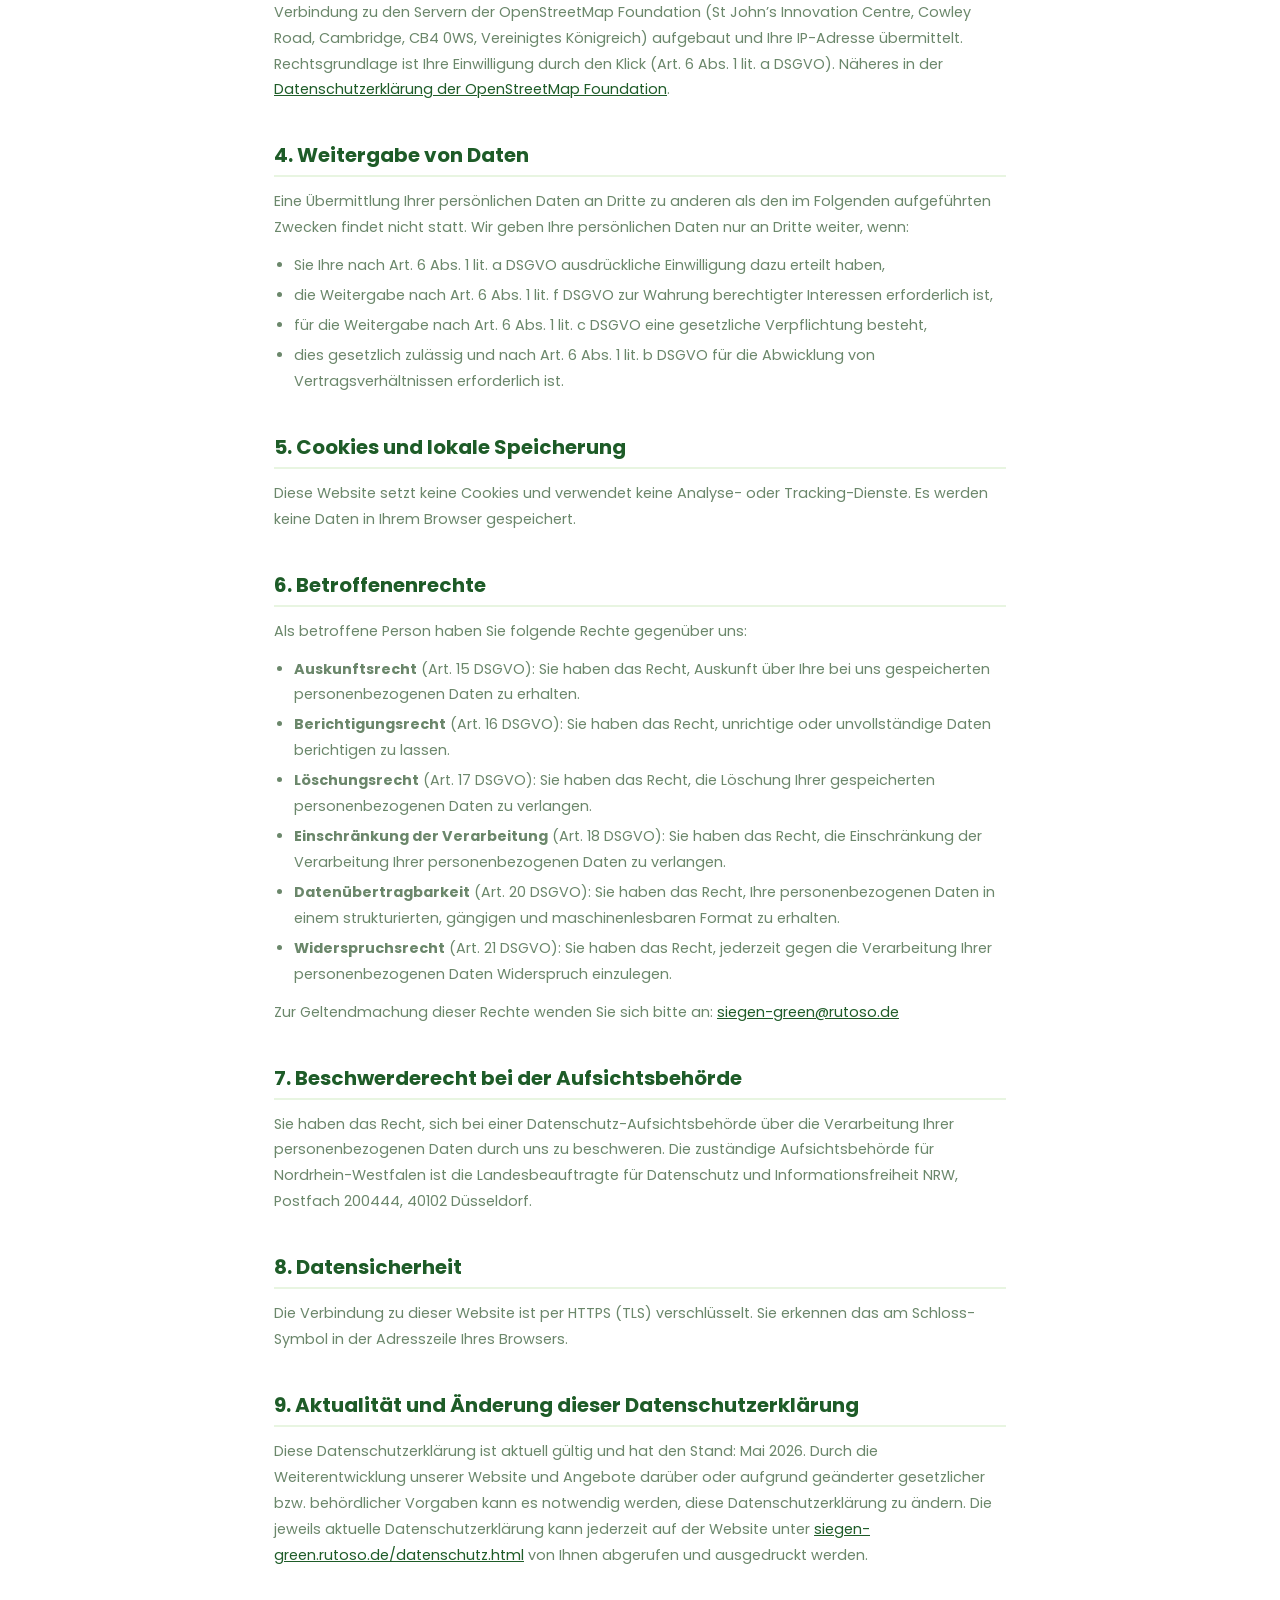
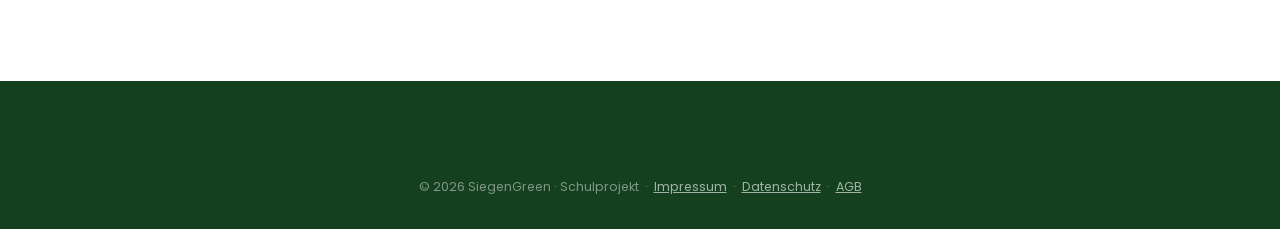
<file: datenschutz.html>
<!DOCTYPE html>
<html lang="de">
<head>
  <meta charset="UTF-8" />
  <meta name="robots" content="noindex, nofollow" />
  <meta name="viewport" content="width=device-width, initial-scale=1.0" />
  <title>Datenschutzerklärung – SiegenGreen (Schulprojekt)</title>
  <link rel="icon" href="favicon.svg" type="image/svg+xml" />
  <link rel="stylesheet" href="css/fonts.css" />
  <link rel="stylesheet" href="css/style.css" />
  <noscript><style>.fade-in-up{opacity:1!important;transform:none!important}</style></noscript>
</head>
<body>
  <a class="skip-link" href="#inhalt">Zum Inhalt springen</a>
  <div class="projekt-hinweis" role="note">
    <strong>Schulprojekt</strong><span class="ph-lang"> – SiegenGreen ist kein echtes Unternehmen. Es gibt keine Produkte, Preise oder Bestellungen.</span><span class="ph-kurz"> – kein echtes Unternehmen.</span>
    <a class="ph-mehr" href="/impressum.html">Mehr</a>
    <a href="https://rutoso.de">← rutoso.de</a>
  </div>


  <nav class="navbar scrolled" id="navbar">
    <div class="nav-container">
      <a href="index.html" class="nav-logo">
        <svg class="logo-icon" width="36" height="36" viewBox="0 0 100 100" fill="none">
          <ellipse cx="50" cy="72" rx="30" ry="16" fill="#76C442"/>
          <line x1="50" y1="72" x2="50" y2="20" stroke="#1E5C28" stroke-width="5" stroke-linecap="round"/>
          <line x1="50" y1="55" x2="38" y2="40" stroke="#1E5C28" stroke-width="4" stroke-linecap="round"/>
          <line x1="50" y1="55" x2="62" y2="40" stroke="#1E5C28" stroke-width="4" stroke-linecap="round"/>
          <ellipse cx="50" cy="18" rx="12" ry="16" fill="#76C442"/>
          <ellipse cx="28" cy="36" rx="10" ry="14" fill="#76C442" transform="rotate(-30 28 36)"/>
          <ellipse cx="72" cy="36" rx="10" ry="14" fill="#76C442" transform="rotate(30 72 36)"/>
        </svg>
        <span class="logo-text" style="color: var(--green-dark)">SiegenGreen</span>
      </a>
      <ul class="nav-links" id="navLinks">
        <li><a href="index.html#produkte" class="nav-link">Produkte</a></li>
        <li><a href="index.html#vorteile" class="nav-link">Vorteile</a></li>
        <li><a href="index.html#team" class="nav-link">Team</a></li>
        <li><a href="index.html#kontakt" class="btn btn-primary nav-cta">Jetzt anfragen</a></li>
      </ul>
      <button class="hamburger" id="hamburger" aria-label="Menü öffnen">
        <span></span><span></span><span></span>
      </button>
    </div>
  </nav>

  <div class="legal-hero">
    <div class="container">
      <h1>Datenschutzerklärung</h1>
      <p>Informationen gemäß DSGVO (EU) 2016/679</p>
    </div>
  </div>

  <main class="legal-content" id="inhalt">
    <a href="index.html" class="legal-back">
      <svg width="16" height="16" viewBox="0 0 16 16" fill="none"><path d="M10 3L5 8l5 5" stroke="currentColor" stroke-width="2" stroke-linecap="round" stroke-linejoin="round"/></svg>
      Zurück zur Startseite
    </a>

    <div class="legal-note">
      Diese Website gehört zu einem Schulprojekt. „SiegenGreen Vertical Farms“ ist kein echtes Unternehmen.
    </div>

    <h2>1. Verantwortlicher</h2>
    <p>
      Verantwortlich im Sinne der Datenschutz-Grundverordnung (DSGVO) ist:<br /><br />
      Rune Torbjörn Sonneborn<br />
      Zum Dastloch 3<br />
      57339 Erndtebrück<br />
      E-Mail: <a href="mailto:info@rutoso.de">info@rutoso.de</a>
    </p>

    <h2>2. Hosting und Server-Logfiles</h2>
    <p>
      Diese Website wird über GitHub Pages bereitgestellt (GitHub Inc., 88 Colin P Kelly Jr St,
      San Francisco, CA 94107, USA). Beim Aufruf verarbeitet GitHub technisch notwendige Daten, um die
      Seite auszuliefern und vor Missbrauch zu schützen, insbesondere:
    </p>
    <ul>
      <li>IP-Adresse des anfragenden Geräts</li>
      <li>Datum und Uhrzeit des Zugriffs</li>
      <li>Name und URL der abgerufenen Datei</li>
      <li>Website, von der aus der Zugriff erfolgt (Referrer-URL)</li>
      <li>Verwendeter Browser und ggf. das Betriebssystem</li>
    </ul>
    <p>
      Rechtsgrundlage ist Art. 6 Abs. 1 lit. f DSGVO; unser berechtigtes Interesse liegt in der sicheren
      und zuverlässigen Bereitstellung der Website. Eine Übermittlung in die USA ist dabei möglich.
      Näheres in der <a href="https://docs.github.com/de/site-policy/privacy-policies/github-general-privacy-statement" target="_blank" rel="noopener">Datenschutzerklärung von GitHub</a>.
    </p>
    <p>
      Schriftarten und Bilder liegen direkt auf dieser Website. Es werden keine Inhalte von Google Fonts
      oder anderen Schriftdiensten nachgeladen.
    </p>

    <h2>3. Kontaktformular und Abo-Vorführung</h2>
    <p>
      Das Abo-Formular ist eine reine Vorführung: Eingaben werden weder gesendet noch gespeichert.
      Auch das Kontaktformular überträgt keine Daten über diese Website. Beim Absenden öffnet sich Ihr
      E-Mail-Programm mit einer vorausgefüllten Nachricht an
      <a href="mailto:siegen-green@rutoso.de">siegen-green@rutoso.de</a>. Erst wenn Sie diese E-Mail selbst
      abschicken, erhalten wir die enthaltenen Angaben (z. B. Name, E-Mail-Adresse, Nachricht).
      Wir verwenden sie ausschließlich zur Beantwortung Ihrer Nachricht.
    </p>
    <p>
      Rechtsgrundlage ist Art. 6 Abs. 1 lit. f DSGVO (Beantwortung von Anfragen).
    </p>

    <h2>3a. Karte (OpenStreetMap)</h2>
    <p>
      Die Karte unseres Liefergebiets wird erst geladen, wenn Sie auf „Karte laden“ klicken. Dabei wird
      eine Verbindung zu den Servern der OpenStreetMap Foundation (St John’s Innovation Centre,
      Cowley Road, Cambridge, CB4 0WS, Vereinigtes Königreich) aufgebaut und Ihre IP-Adresse übermittelt.
      Rechtsgrundlage ist Ihre Einwilligung durch den Klick (Art. 6 Abs. 1 lit. a DSGVO).
      Näheres in der <a href="https://osmfoundation.org/wiki/Privacy_Policy" target="_blank" rel="noopener">Datenschutzerklärung der OpenStreetMap Foundation</a>.
    </p>

    <h2>4. Weitergabe von Daten</h2>
    <p>
      Eine Übermittlung Ihrer persönlichen Daten an Dritte zu anderen als den im Folgenden
      aufgeführten Zwecken findet nicht statt. Wir geben Ihre persönlichen Daten nur an Dritte weiter,
      wenn:
    </p>
    <ul>
      <li>Sie Ihre nach Art. 6 Abs. 1 lit. a DSGVO ausdrückliche Einwilligung dazu erteilt haben,</li>
      <li>die Weitergabe nach Art. 6 Abs. 1 lit. f DSGVO zur Wahrung berechtigter Interessen erforderlich ist,</li>
      <li>für die Weitergabe nach Art. 6 Abs. 1 lit. c DSGVO eine gesetzliche Verpflichtung besteht,</li>
      <li>dies gesetzlich zulässig und nach Art. 6 Abs. 1 lit. b DSGVO für die Abwicklung von Vertragsverhältnissen erforderlich ist.</li>
    </ul>

    <h2>5. Cookies und lokale Speicherung</h2>
    <p>
      Diese Website setzt keine Cookies und verwendet keine Analyse- oder Tracking-Dienste.
      Es werden keine Daten in Ihrem Browser gespeichert.
    </p>

    <h2>6. Betroffenenrechte</h2>
    <p>Als betroffene Person haben Sie folgende Rechte gegenüber uns:</p>
    <ul>
      <li><strong>Auskunftsrecht</strong> (Art. 15 DSGVO): Sie haben das Recht, Auskunft über Ihre bei uns gespeicherten personenbezogenen Daten zu erhalten.</li>
      <li><strong>Berichtigungsrecht</strong> (Art. 16 DSGVO): Sie haben das Recht, unrichtige oder unvollständige Daten berichtigen zu lassen.</li>
      <li><strong>Löschungsrecht</strong> (Art. 17 DSGVO): Sie haben das Recht, die Löschung Ihrer gespeicherten personenbezogenen Daten zu verlangen.</li>
      <li><strong>Einschränkung der Verarbeitung</strong> (Art. 18 DSGVO): Sie haben das Recht, die Einschränkung der Verarbeitung Ihrer personenbezogenen Daten zu verlangen.</li>
      <li><strong>Datenübertragbarkeit</strong> (Art. 20 DSGVO): Sie haben das Recht, Ihre personenbezogenen Daten in einem strukturierten, gängigen und maschinenlesbaren Format zu erhalten.</li>
      <li><strong>Widerspruchsrecht</strong> (Art. 21 DSGVO): Sie haben das Recht, jederzeit gegen die Verarbeitung Ihrer personenbezogenen Daten Widerspruch einzulegen.</li>
    </ul>
    <p>
      Zur Geltendmachung dieser Rechte wenden Sie sich bitte an:
      <a href="mailto:siegen-green@rutoso.de">siegen-green@rutoso.de</a>
    </p>

    <h2>7. Beschwerderecht bei der Aufsichtsbehörde</h2>
    <p>
      Sie haben das Recht, sich bei einer Datenschutz-Aufsichtsbehörde über die Verarbeitung Ihrer
      personenbezogenen Daten durch uns zu beschweren. Die zuständige Aufsichtsbehörde für
      Nordrhein-Westfalen ist die Landesbeauftragte für Datenschutz und Informationsfreiheit NRW,
      Postfach 200444, 40102 Düsseldorf.
    </p>

    <h2>8. Datensicherheit</h2>
    <p>
      Die Verbindung zu dieser Website ist per HTTPS (TLS) verschlüsselt. Sie erkennen das am
      Schloss-Symbol in der Adresszeile Ihres Browsers.
    </p>

    <h2>9. Aktualität und Änderung dieser Datenschutzerklärung</h2>
    <p>
      Diese Datenschutzerklärung ist aktuell gültig und hat den Stand: Mai 2026. Durch die
      Weiterentwicklung unserer Website und Angebote darüber oder aufgrund geänderter gesetzlicher
      bzw. behördlicher Vorgaben kann es notwendig werden, diese Datenschutzerklärung zu ändern.
      Die jeweils aktuelle Datenschutzerklärung kann jederzeit auf der Website unter
      <a href="datenschutz.html">siegen-green.rutoso.de/datenschutz.html</a> von Ihnen abgerufen und
      ausgedruckt werden.
    </p>
  </main>

  <footer class="footer">
    <div class="container">
      <div class="footer-bottom" style="border-top: none; padding: 32px 0;">
        <p>&copy; 2026 SiegenGreen · Schulprojekt &nbsp;·&nbsp;
          <a href="impressum.html" style="color: rgba(255,255,255,0.6); text-decoration: underline;">Impressum</a> &nbsp;·&nbsp;
          <a href="datenschutz.html" style="color: rgba(255,255,255,0.6); text-decoration: underline;">Datenschutz</a> &nbsp;·&nbsp;
          <a href="agb.html" style="color: rgba(255,255,255,0.6); text-decoration: underline;">AGB</a>
        </p>
      </div>
    </div>
  </footer>

  <script>
    document.getElementById('hamburger').addEventListener('click', function() {
      this.classList.toggle('active');
      document.getElementById('navLinks').classList.toggle('open');
    });
  </script>
</body>
</html>
</file>
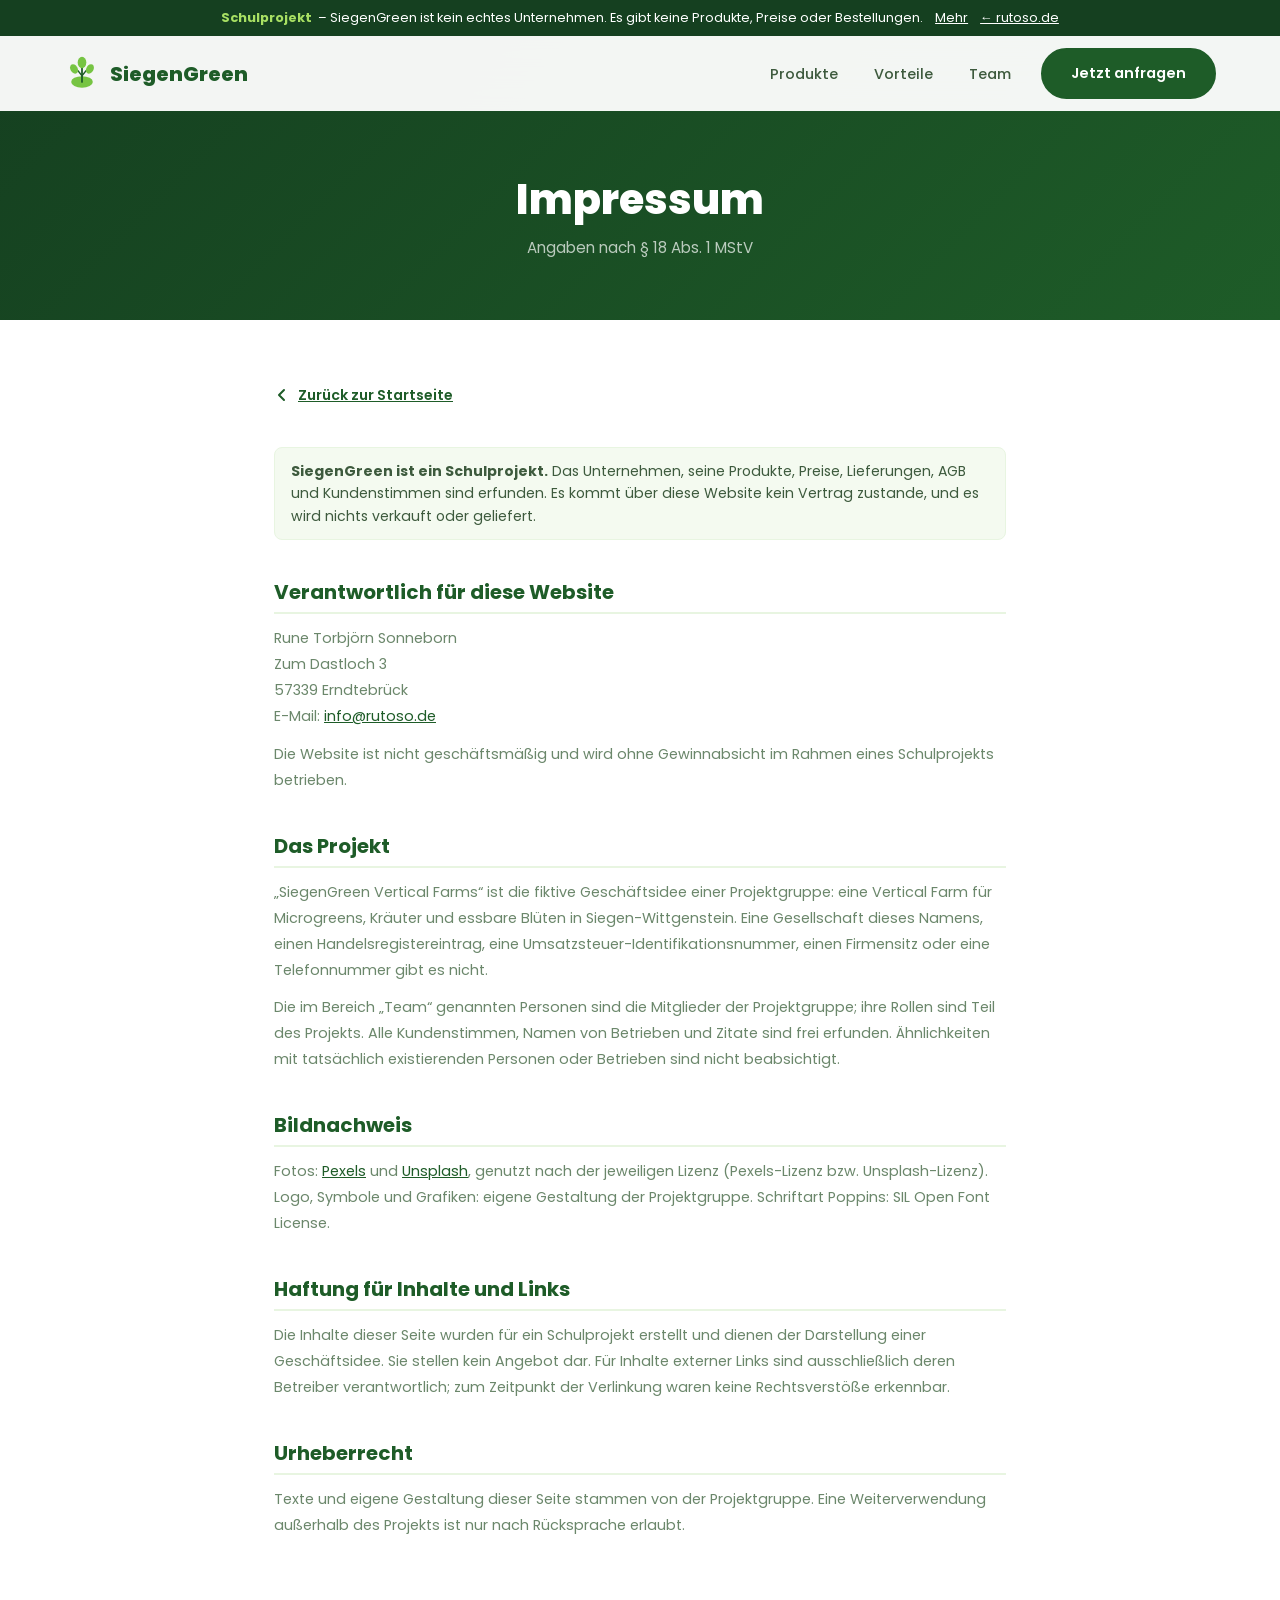
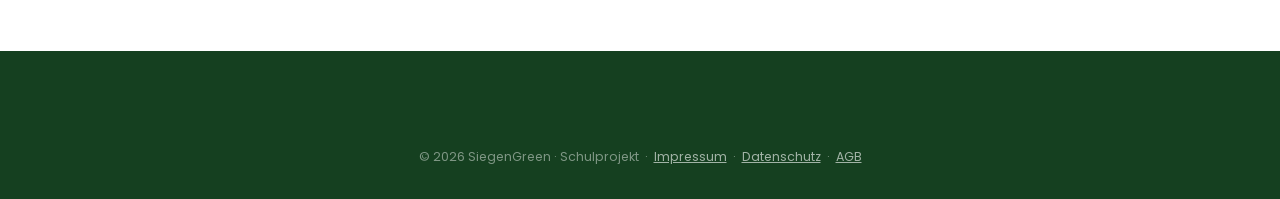
<file: impressum.html>
<!DOCTYPE html>
<html lang="de">
<head>
  <meta charset="UTF-8" />
  <meta name="robots" content="noindex, nofollow" />
  <meta name="viewport" content="width=device-width, initial-scale=1.0" />
  <title>Impressum – SiegenGreen (Schulprojekt)</title>
  <link rel="icon" href="favicon.svg" type="image/svg+xml" />
  <link rel="stylesheet" href="css/fonts.css" />
  <link rel="stylesheet" href="css/style.css" />
  <noscript><style>.fade-in-up{opacity:1!important;transform:none!important}</style></noscript>
</head>
<body>
  <a class="skip-link" href="#inhalt">Zum Inhalt springen</a>
  <div class="projekt-hinweis" role="note">
    <strong>Schulprojekt</strong><span class="ph-lang"> – SiegenGreen ist kein echtes Unternehmen. Es gibt keine Produkte, Preise oder Bestellungen.</span><span class="ph-kurz"> – kein echtes Unternehmen.</span>
    <a class="ph-mehr" href="/impressum.html">Mehr</a>
    <a href="https://rutoso.de">← rutoso.de</a>
  </div>


  <nav class="navbar scrolled" id="navbar">
    <div class="nav-container">
      <a href="index.html" class="nav-logo">
        <svg class="logo-icon" width="36" height="36" viewBox="0 0 100 100" fill="none">
          <ellipse cx="50" cy="72" rx="30" ry="16" fill="#76C442"/>
          <line x1="50" y1="72" x2="50" y2="20" stroke="#1E5C28" stroke-width="5" stroke-linecap="round"/>
          <line x1="50" y1="55" x2="38" y2="40" stroke="#1E5C28" stroke-width="4" stroke-linecap="round"/>
          <line x1="50" y1="55" x2="62" y2="40" stroke="#1E5C28" stroke-width="4" stroke-linecap="round"/>
          <ellipse cx="50" cy="18" rx="12" ry="16" fill="#76C442"/>
          <ellipse cx="28" cy="36" rx="10" ry="14" fill="#76C442" transform="rotate(-30 28 36)"/>
          <ellipse cx="72" cy="36" rx="10" ry="14" fill="#76C442" transform="rotate(30 72 36)"/>
        </svg>
        <span class="logo-text" style="color: var(--green-dark)">SiegenGreen</span>
      </a>
      <ul class="nav-links" id="navLinks">
        <li><a href="index.html#produkte" class="nav-link">Produkte</a></li>
        <li><a href="index.html#vorteile" class="nav-link">Vorteile</a></li>
        <li><a href="index.html#team" class="nav-link">Team</a></li>
        <li><a href="index.html#kontakt" class="btn btn-primary nav-cta">Jetzt anfragen</a></li>
      </ul>
      <button class="hamburger" id="hamburger" aria-label="Menü öffnen">
        <span></span><span></span><span></span>
      </button>
    </div>
  </nav>

  <div class="legal-hero">
    <div class="container">
      <h1>Impressum</h1>
      <p>Angaben nach § 18 Abs. 1 MStV</p>
    </div>
  </div>

  <main class="legal-content" id="inhalt">
    <a href="index.html" class="legal-back">
      <svg width="16" height="16" viewBox="0 0 16 16" fill="none"><path d="M10 3L5 8l5 5" stroke="currentColor" stroke-width="2" stroke-linecap="round" stroke-linejoin="round"/></svg>
      Zurück zur Startseite
    </a>

    <div class="legal-note">
      <strong>SiegenGreen ist ein Schulprojekt.</strong> Das Unternehmen, seine Produkte, Preise, Lieferungen,
      AGB und Kundenstimmen sind erfunden. Es kommt über diese Website kein Vertrag zustande, und es wird
      nichts verkauft oder geliefert.
    </div>

    <h2>Verantwortlich für diese Website</h2>
    <p>
      Rune Torbjörn Sonneborn<br />
      Zum Dastloch 3<br />
      57339 Erndtebrück<br />
      E-Mail: <a href="mailto:info@rutoso.de">info@rutoso.de</a>
    </p>
    <p>
      Die Website ist nicht geschäftsmäßig und wird ohne Gewinnabsicht im Rahmen eines Schulprojekts
      betrieben.
    </p>

    <h2>Das Projekt</h2>
    <p>
      „SiegenGreen Vertical Farms“ ist die fiktive Geschäftsidee einer Projektgruppe: eine Vertical Farm für
      Microgreens, Kräuter und essbare Blüten in Siegen-Wittgenstein. Eine Gesellschaft dieses Namens,
      einen Handelsregistereintrag, eine Umsatzsteuer-Identifikationsnummer, einen Firmensitz oder eine
      Telefonnummer gibt es nicht.
    </p>
    <p>
      Die im Bereich „Team“ genannten Personen sind die Mitglieder der Projektgruppe; ihre Rollen sind Teil
      des Projekts. Alle Kundenstimmen, Namen von Betrieben und Zitate sind frei erfunden. Ähnlichkeiten mit
      tatsächlich existierenden Personen oder Betrieben sind nicht beabsichtigt.
    </p>

    <h2>Bildnachweis</h2>
    <p>
      Fotos: <a href="https://www.pexels.com/de-de/" target="_blank" rel="noopener">Pexels</a> und
      <a href="https://unsplash.com/de" target="_blank" rel="noopener">Unsplash</a>, genutzt nach der jeweiligen
      Lizenz (Pexels-Lizenz bzw. Unsplash-Lizenz). Logo, Symbole und Grafiken: eigene Gestaltung der
      Projektgruppe. Schriftart Poppins: SIL Open Font License.
    </p>

    <h2>Haftung für Inhalte und Links</h2>
    <p>
      Die Inhalte dieser Seite wurden für ein Schulprojekt erstellt und dienen der Darstellung einer
      Geschäftsidee. Sie stellen kein Angebot dar. Für Inhalte externer Links sind ausschließlich deren
      Betreiber verantwortlich; zum Zeitpunkt der Verlinkung waren keine Rechtsverstöße erkennbar.
    </p>

    <h2>Urheberrecht</h2>
    <p>
      Texte und eigene Gestaltung dieser Seite stammen von der Projektgruppe. Eine Weiterverwendung
      außerhalb des Projekts ist nur nach Rücksprache erlaubt.
    </p>
  </main>

  <footer class="footer">
    <div class="container">
      <div class="footer-bottom" style="border-top: none; padding: 32px 0;">
        <p>&copy; 2026 SiegenGreen · Schulprojekt &nbsp;·&nbsp;
          <a href="impressum.html" style="color: rgba(255,255,255,0.6); text-decoration: underline;">Impressum</a> &nbsp;·&nbsp;
          <a href="datenschutz.html" style="color: rgba(255,255,255,0.6); text-decoration: underline;">Datenschutz</a> &nbsp;·&nbsp;
          <a href="agb.html" style="color: rgba(255,255,255,0.6); text-decoration: underline;">AGB</a>
        </p>
      </div>
    </div>
  </footer>

  <script>
    document.getElementById('hamburger').addEventListener('click', function() {
      this.classList.toggle('active');
      document.getElementById('navLinks').classList.toggle('open');
    });
  </script>
</body>
</html>
</file>
<file: css/fonts.css>
/* Poppins lokal eingebunden (SIL Open Font License, siehe fonts/OFL-Poppins.txt) –
   keine Verbindung zu Google Fonts nötig. */
@font-face{font-family:'Poppins';font-style:normal;font-weight:400;font-display:swap;src:url(../fonts/poppins-latin-400-normal.woff2) format('woff2')}
@font-face{font-family:'Poppins';font-style:normal;font-weight:500;font-display:swap;src:url(../fonts/poppins-latin-500-normal.woff2) format('woff2')}
@font-face{font-family:'Poppins';font-style:normal;font-weight:600;font-display:swap;src:url(../fonts/poppins-latin-600-normal.woff2) format('woff2')}
@font-face{font-family:'Poppins';font-style:normal;font-weight:700;font-display:swap;src:url(../fonts/poppins-latin-700-normal.woff2) format('woff2')}
@font-face{font-family:'Poppins';font-style:normal;font-weight:800;font-display:swap;src:url(../fonts/poppins-latin-800-normal.woff2) format('woff2')}
</file>
<file: css/style.css>
/* ─── CSS Variables ─────────────────────────────────────────── */
:root {
  --green-primary: #76C442;
  --green-dark: #1E5C28;
  --green-darker: #154020;
  --green-light: #A8E063;
  --green-pale: #F4FAF0;
  --green-subtle: #E8F5E1;
  --text-dark: #1A2E1A;
  --text-mid: #3D5A3D;
  --text-muted: #6B876B;
  --white: #ffffff;
  --shadow-sm: 0 2px 8px rgba(30, 92, 40, 0.08);
  --shadow-md: 0 8px 32px rgba(30, 92, 40, 0.12);
  --shadow-lg: 0 20px 60px rgba(30, 92, 40, 0.18);
  --radius-sm: 8px;
  --radius-md: 16px;
  --radius-lg: 24px;
  --radius-xl: 36px;
  --transition: 0.3s cubic-bezier(0.4, 0, 0.2, 1);
  --max-width: 1200px;
}

/* ─── Reset & Base ──────────────────────────────────────────── */
*, *::before, *::after { box-sizing: border-box; margin: 0; padding: 0; }

html { scroll-behavior: smooth; font-size: 16px; }

body {
  font-family: 'Poppins', sans-serif;
  background: var(--white);
  color: var(--text-dark);
  line-height: 1.6;
  overflow-x: hidden;
}

img { max-width: 100%; display: block; }

a { text-decoration: none; color: inherit; }

ul { list-style: none; }

/* ─── Typography ────────────────────────────────────────────── */
h1 { font-size: clamp(2.2rem, 5vw, 3.8rem); font-weight: 800; line-height: 1.15; }
h2 { font-size: clamp(1.8rem, 4vw, 2.8rem); font-weight: 700; line-height: 1.2; }
h3 { font-size: 1.25rem; font-weight: 700; }
h4 { font-size: 1rem; font-weight: 600; }
h5 { font-size: 0.9rem; font-weight: 600; text-transform: uppercase; letter-spacing: 0.08em; }

.gradient-text {
  background: linear-gradient(135deg, var(--green-primary) 0%, var(--green-light) 100%);
  -webkit-background-clip: text;
  -webkit-text-fill-color: transparent;
  background-clip: text;
}

/* ─── Layout ────────────────────────────────────────────────── */
.container {
  max-width: var(--max-width);
  margin: 0 auto;
  padding: 0 24px;
}

.section { padding: 100px 0; }

.bg-light { background: var(--green-pale); }
.bg-dark { background: linear-gradient(135deg, var(--green-darker) 0%, var(--green-dark) 100%); }

/* ─── Buttons ───────────────────────────────────────────────── */
.btn {
  display: inline-flex;
  align-items: center;
  gap: 8px;
  padding: 12px 28px;
  border-radius: 50px;
  font-family: 'Poppins', sans-serif;
  font-size: 0.9rem;
  font-weight: 600;
  cursor: pointer;
  border: 2px solid transparent;
  transition: var(--transition);
  white-space: nowrap;
}

.btn-primary {
  background: var(--green-dark);
  color: var(--white);
  border-color: var(--green-dark);
}
.btn-primary:hover {
  background: var(--green-darker);
  border-color: var(--green-darker);
  transform: translateY(-2px);
  box-shadow: 0 8px 24px rgba(30, 92, 40, 0.35);
}

.btn-outline {
  background: transparent;
  color: var(--white);
  border-color: rgba(255,255,255,0.6);
}
.btn-outline:hover {
  background: rgba(255,255,255,0.15);
  border-color: var(--white);
  transform: translateY(-2px);
}

.btn-outline-dark {
  background: transparent;
  color: var(--green-dark);
  border-color: var(--green-dark);
}
.btn-outline-dark:hover {
  background: var(--green-dark);
  color: var(--white);
}

.btn-white {
  background: var(--white);
  color: var(--green-dark);
  border-color: var(--white);
}
.btn-white:hover {
  background: var(--green-pale);
  border-color: var(--green-pale);
  transform: translateY(-2px);
  box-shadow: 0 8px 24px rgba(255, 255, 255, 0.2);
}

.btn-lg { padding: 16px 36px; font-size: 1rem; }
.btn-sm { padding: 8px 20px; font-size: 0.8rem; }
.btn-full { width: 100%; justify-content: center; }

/* ─── Section Headers ───────────────────────────────────────── */
.section-header {
  text-align: center;
  max-width: 680px;
  margin: 0 auto 64px;
}

.section-badge {
  display: inline-block;
  background: var(--green-subtle);
  color: var(--green-dark);
  font-size: 0.75rem;
  font-weight: 700;
  text-transform: uppercase;
  letter-spacing: 0.1em;
  padding: 6px 16px;
  border-radius: 50px;
  margin-bottom: 16px;
}

.badge-light {
  background: rgba(255,255,255,0.15);
  color: var(--white);
}

.section-title { color: var(--text-dark); margin-bottom: 16px; }
.section-title.text-light { color: var(--white); }

.section-subtitle {
  color: var(--text-muted);
  font-size: 1rem;
  line-height: 1.7;
}
.text-light-muted { color: rgba(255,255,255,0.75); }

/* ─── Scroll Animations ─────────────────────────────────────── */
.fade-in-up {
  opacity: 0;
  transform: translateY(30px);
  transition: opacity 0.6s ease, transform 0.6s ease;
}
.fade-in-up.visible {
  opacity: 1;
  transform: translateY(0);
}

.delay-100 { transition-delay: 0.1s; }
.delay-150 { transition-delay: 0.15s; }
.delay-200 { transition-delay: 0.2s; }
.delay-250 { transition-delay: 0.25s; }
.delay-300 { transition-delay: 0.3s; }
.delay-400 { transition-delay: 0.4s; }

/* ─── NAVBAR ────────────────────────────────────────────────── */
.navbar {
  position: fixed;
  top: 0;
  left: 0;
  right: 0;
  z-index: 1000;
  padding: 20px 0;
  transition: var(--transition);
}

.navbar.scrolled {
  background: rgba(255, 255, 255, 0.95);
  backdrop-filter: blur(20px);
  -webkit-backdrop-filter: blur(20px);
  padding: 12px 0;
  box-shadow: var(--shadow-sm);
}

.nav-container {
  max-width: var(--max-width);
  margin: 0 auto;
  padding: 0 24px;
  display: flex;
  align-items: center;
  justify-content: space-between;
}

.nav-logo {
  display: flex;
  align-items: center;
  gap: 10px;
  text-decoration: none;
}

.logo-text {
  font-size: 1.25rem;
  font-weight: 800;
  color: var(--white);
  transition: var(--transition);
}

.navbar.scrolled .logo-text { color: var(--green-dark); }

.logo-icon { transition: var(--transition); }

.nav-links {
  display: flex;
  align-items: center;
  gap: 8px;
}

.nav-link {
  color: rgba(255,255,255,0.9);
  font-size: 0.9rem;
  font-weight: 500;
  padding: 8px 14px;
  border-radius: 8px;
  transition: var(--transition);
}
.nav-link:hover { background: rgba(255,255,255,0.15); color: var(--white); }

.navbar.scrolled .nav-link { color: var(--text-mid); }
.navbar.scrolled .nav-link:hover { background: var(--green-subtle); color: var(--green-dark); }
.navbar.scrolled .nav-link.active { color: var(--green-dark); font-weight: 600; }

.nav-cta { margin-left: 8px; }
.navbar.scrolled .nav-cta {
  background: var(--green-dark);
  color: var(--white);
}

.hamburger {
  display: none;
  flex-direction: column;
  gap: 5px;
  background: none;
  border: none;
  cursor: pointer;
  padding: 4px;
}
.hamburger span {
  display: block;
  width: 24px;
  height: 2px;
  background: var(--white);
  border-radius: 2px;
  transition: var(--transition);
}
.navbar.scrolled .hamburger span { background: var(--green-dark); }
.hamburger.active span:nth-child(1) { transform: rotate(45deg) translate(5px, 5px); }
.hamburger.active span:nth-child(2) { opacity: 0; }
.hamburger.active span:nth-child(3) { transform: rotate(-45deg) translate(5px, -5px); }

/* ─── HERO ──────────────────────────────────────────────────── */
.hero {
  min-height: 100vh;
  display: grid;
  grid-template-columns: 1fr 1fr;
  align-items: center;
  gap: 40px;
  padding: 120px 120px 80px;
  background: linear-gradient(135deg, var(--green-dark) 0%, #2a7a38 40%, #3d9944 100%);
  position: relative;
  overflow: hidden;
}

.hero::before {
  content: '';
  position: absolute;
  inset: 0;
  background:
    radial-gradient(ellipse 60% 60% at 70% 50%, rgba(118, 196, 66, 0.15) 0%, transparent 70%),
    radial-gradient(ellipse 40% 40% at 20% 80%, rgba(168, 224, 99, 0.1) 0%, transparent 60%);
  pointer-events: none;
}

.hero-particles {
  position: absolute;
  inset: 0;
  pointer-events: none;
  overflow: hidden;
}

.particle {
  position: absolute;
  opacity: 0;
  animation: floatLeaf linear infinite;
}
.particle svg { fill: rgba(168, 224, 99, 0.35); }

@keyframes floatLeaf {
  0% { transform: translateY(100vh) rotate(0deg); opacity: 0; }
  10% { opacity: 1; }
  90% { opacity: 0.5; }
  100% { transform: translateY(-120px) rotate(360deg); opacity: 0; }
}

.hero-content {
  position: relative;
  z-index: 2;
  max-width: 560px;
}

.hero-badge {
  display: inline-flex;
  align-items: center;
  gap: 8px;
  background: rgba(255,255,255,0.15);
  backdrop-filter: blur(10px);
  border: 1px solid rgba(255,255,255,0.25);
  color: var(--white);
  font-size: 0.8rem;
  font-weight: 600;
  padding: 8px 18px;
  border-radius: 50px;
  margin-bottom: 24px;
  letter-spacing: 0.03em;
}

.hero-title {
  color: var(--white);
  margin-bottom: 20px;
  text-shadow: 0 2px 20px rgba(0,0,0,0.1);
}

.hero-subtitle {
  color: rgba(255,255,255,0.85);
  font-size: 1.05rem;
  line-height: 1.75;
  margin-bottom: 36px;
}

.hero-actions {
  display: flex;
  gap: 16px;
  flex-wrap: wrap;
  margin-bottom: 48px;
}

.hero-stats {
  display: flex;
  align-items: center;
  gap: 24px;
  background: rgba(255,255,255,0.1);
  backdrop-filter: blur(10px);
  border: 1px solid rgba(255,255,255,0.2);
  border-radius: var(--radius-md);
  padding: 20px 28px;
  width: fit-content;
}

.hero-stat {
  display: flex;
  flex-direction: column;
  align-items: center;
  text-align: center;
}
.hero-stat strong {
  font-size: 1.5rem;
  font-weight: 800;
  color: var(--green-light);
  line-height: 1;
}
.hero-stat span { font-size: 0.7rem; color: rgba(255,255,255,0.75); margin-top: 4px; }

.hero-stat-divider {
  width: 1px;
  height: 36px;
  background: rgba(255,255,255,0.2);
}

.hero-visual {
  position: relative;
  z-index: 2;
  display: flex;
  justify-content: center;
  align-items: center;
}

.hero-plant {
  width: 100%;
  max-width: 380px;
  animation: plantFloat 4s ease-in-out infinite;
  filter: drop-shadow(0 20px 60px rgba(0,0,0,0.2));
}

@keyframes plantFloat {
  0%, 100% { transform: translateY(0px) rotate(0deg); }
  33% { transform: translateY(-14px) rotate(1deg); }
  66% { transform: translateY(-8px) rotate(-1deg); }
}

.scroll-indicator {
  position: absolute;
  bottom: 32px;
  left: 50%;
  transform: translateX(-50%);
  z-index: 3;
  display: flex;
  flex-direction: column;
  align-items: center;
}

.scroll-arrow {
  width: 24px;
  height: 24px;
  border-right: 2px solid rgba(255,255,255,0.6);
  border-bottom: 2px solid rgba(255,255,255,0.6);
  transform: rotate(45deg);
  animation: bounce 2s infinite;
}

@keyframes bounce {
  0%, 100% { transform: rotate(45deg) translateY(0); opacity: 1; }
  50% { transform: rotate(45deg) translateY(6px); opacity: 0.5; }
}

/* ─── ABOUT ─────────────────────────────────────────────────── */
.about-grid {
  display: grid;
  grid-template-columns: 1fr 1fr;
  gap: 80px;
  align-items: center;
}

.about-text .section-title { text-align: left; }
.about-text .section-badge { margin-bottom: 12px; }

.section-text {
  color: var(--text-muted);
  font-size: 0.98rem;
  line-height: 1.8;
  margin-bottom: 16px;
}

.about-badges {
  display: flex;
  gap: 10px;
  flex-wrap: wrap;
  margin-top: 28px;
}

.badge {
  display: inline-flex;
  align-items: center;
  gap: 6px;
  padding: 8px 16px;
  border-radius: 50px;
  font-size: 0.82rem;
  font-weight: 600;
}
.badge-green {
  background: var(--green-subtle);
  color: var(--green-dark);
  border: 1px solid rgba(118, 196, 66, 0.3);
}

.about-cards-grid {
  display: grid;
  grid-template-columns: 1fr 1fr;
  gap: 16px;
}

.about-card {
  background: var(--white);
  border: 1px solid var(--green-subtle);
  border-radius: var(--radius-md);
  padding: 24px;
  text-align: center;
  transition: var(--transition);
  box-shadow: var(--shadow-sm);
}
.about-card:hover {
  transform: translateY(-4px);
  box-shadow: var(--shadow-md);
  border-color: var(--green-primary);
}
.about-card-icon { font-size: 2rem; margin-bottom: 12px; }
.about-card h4 { color: var(--green-dark); margin-bottom: 6px; font-size: 0.95rem; }
.about-card p { color: var(--text-muted); font-size: 0.8rem; line-height: 1.5; }

/* ─── PRODUCTS ──────────────────────────────────────────────── */
.products-grid {
  display: grid;
  grid-template-columns: repeat(3, 1fr);
  gap: 28px;
}

.product-card {
  background: var(--white);
  border-radius: var(--radius-lg);
  overflow: hidden;
  box-shadow: var(--shadow-md);
  border: 1px solid transparent;
  transition: var(--transition);
  display: flex;
  flex-direction: column;
}
.product-card:hover {
  transform: translateY(-8px);
  box-shadow: 0 24px 64px rgba(30, 92, 40, 0.18);
  border-color: var(--green-primary);
}

.product-icon-wrap {
  background: linear-gradient(135deg, rgba(118, 196, 66, 0.08) 0%, rgba(168, 224, 99, 0.15) 100%);
  display: flex;
  justify-content: center;
  align-items: center;
  padding: 40px 24px 32px;
  position: relative;
}
.product-icon-wrap::after {
  content: '';
  position: absolute;
  bottom: -1px;
  left: 0;
  right: 0;
  height: 2px;
  background: linear-gradient(90deg, transparent, var(--card-color, #76C442), transparent);
  opacity: 0.5;
}

.product-content {
  padding: 24px;
  display: flex;
  flex-direction: column;
  flex: 1;
}

.product-tag {
  display: inline-block;
  background: var(--green-subtle);
  color: var(--green-dark);
  font-size: 0.7rem;
  font-weight: 700;
  text-transform: uppercase;
  letter-spacing: 0.08em;
  padding: 4px 10px;
  border-radius: 50px;
  margin-bottom: 10px;
  width: fit-content;
}
.product-tag-gold {
  background: #fff8e1;
  color: #b8860b;
}

.product-name {
  font-size: 1.35rem;
  font-weight: 700;
  color: var(--text-dark);
  margin-bottom: 10px;
}

.product-desc {
  color: var(--text-muted);
  font-size: 0.88rem;
  line-height: 1.7;
  margin-bottom: 16px;
}

.product-varieties {
  display: flex;
  flex-direction: column;
  gap: 6px;
  margin-bottom: 20px;
  flex: 1;
}
.product-varieties li {
  font-size: 0.82rem;
  color: var(--text-mid);
  padding-left: 16px;
  position: relative;
}
.product-varieties li::before {
  content: '•';
  color: var(--green-primary);
  position: absolute;
  left: 0;
  font-weight: 700;
}

.product-footer {
  display: flex;
  align-items: center;
  justify-content: space-between;
  padding-top: 16px;
  border-top: 1px solid var(--green-subtle);
  margin-top: auto;
}

.product-price {
  font-size: 1rem;
  font-weight: 700;
  color: var(--green-dark);
}

/* ─── ADVANTAGES ────────────────────────────────────────────── */
.advantages-grid {
  display: grid;
  grid-template-columns: repeat(5, 1fr);
  gap: 20px;
}

.advantage-card {
  background: var(--white);
  border: 1px solid var(--green-subtle);
  border-radius: var(--radius-md);
  padding: 32px 20px;
  text-align: center;
  transition: var(--transition);
  position: relative;
  overflow: hidden;
}
.advantage-card::before {
  content: '';
  position: absolute;
  bottom: 0;
  left: 0;
  right: 0;
  height: 3px;
  background: linear-gradient(90deg, var(--green-primary), var(--green-light));
  transform: scaleX(0);
  transition: transform 0.3s ease;
  transform-origin: left;
}
.advantage-card:hover {
  transform: translateY(-6px);
  box-shadow: var(--shadow-md);
  border-color: var(--green-primary);
}
.advantage-card:hover::before { transform: scaleX(1); }

.advantage-icon { font-size: 2.2rem; margin-bottom: 16px; display: block; }

.advantage-card h3 {
  font-size: 0.95rem;
  color: var(--green-dark);
  margin-bottom: 10px;
}

.advantage-card p {
  font-size: 0.8rem;
  color: var(--text-muted);
  line-height: 1.6;
}

/* ─── STATS ─────────────────────────────────────────────────── */
.stats { position: relative; overflow: hidden; }
.stats::before {
  content: '';
  position: absolute;
  inset: 0;
  background: url("data:image/svg+xml,%3Csvg width='60' height='60' viewBox='0 0 60 60' xmlns='http://www.w3.org/2000/svg'%3E%3Cg fill='none' fill-rule='evenodd'%3E%3Cg fill='%2376C442' fill-opacity='0.04'%3E%3Cpath d='M30 5 Q32 15 30 22 Q28 15 30 5Z'/%3E%3C/g%3E%3C/g%3E%3C/svg%3E") repeat;
  pointer-events: none;
}

.stats-grid {
  display: grid;
  grid-template-columns: repeat(4, 1fr);
  gap: 24px;
  margin-bottom: 60px;
  position: relative;
  z-index: 1;
}

.stat-card {
  background: rgba(255,255,255,0.08);
  backdrop-filter: blur(10px);
  border: 1px solid rgba(255,255,255,0.12);
  border-radius: var(--radius-lg);
  padding: 40px 24px;
  text-align: center;
  transition: var(--transition);
}
.stat-card:hover {
  background: rgba(255,255,255,0.12);
  transform: translateY(-4px);
  border-color: rgba(118, 196, 66, 0.4);
}

.stat-number {
  font-size: clamp(2.5rem, 5vw, 3.5rem);
  font-weight: 800;
  color: var(--green-light);
  line-height: 1;
  margin-bottom: 12px;
  font-variant-numeric: tabular-nums;
}

.stat-label {
  color: rgba(255,255,255,0.75);
  font-size: 0.85rem;
  line-height: 1.5;
}

.sustainability-features {
  display: grid;
  grid-template-columns: repeat(4, 1fr);
  gap: 16px;
  position: relative;
  z-index: 1;
}

.sust-item {
  display: flex;
  align-items: center;
  gap: 12px;
  background: rgba(255,255,255,0.07);
  border: 1px solid rgba(255,255,255,0.1);
  border-radius: var(--radius-sm);
  padding: 14px 16px;
  font-size: 0.82rem;
  color: rgba(255,255,255,0.8);
}
.sust-icon { font-size: 1.2rem; flex-shrink: 0; }

/* ─── TEAM ──────────────────────────────────────────────────── */
.team-grid {
  display: grid;
  grid-template-columns: repeat(5, 1fr);
  gap: 20px;
}

.team-card {
  background: var(--white);
  border: 1px solid var(--green-subtle);
  border-radius: var(--radius-lg);
  padding: 28px 20px;
  text-align: center;
  transition: var(--transition);
  box-shadow: var(--shadow-sm);
}
.team-card:hover {
  transform: translateY(-6px);
  box-shadow: var(--shadow-md);
  border-color: var(--green-primary);
}

.team-avatar {
  width: 80px;
  height: 80px;
  border-radius: 50%;
  margin: 0 auto 16px;
  overflow: hidden;
  border: 3px solid var(--green-subtle);
  transition: var(--transition);
}
.team-card:hover .team-avatar { border-color: var(--green-primary); }

.team-name {
  font-size: 0.95rem;
  font-weight: 700;
  color: var(--text-dark);
  margin-bottom: 4px;
}

.team-role {
  display: inline-block;
  font-size: 0.75rem;
  color: var(--green-dark);
  font-weight: 600;
  background: var(--green-subtle);
  padding: 4px 10px;
  border-radius: 50px;
  margin-bottom: 12px;
}

.team-desc {
  font-size: 0.78rem;
  color: var(--text-muted);
  line-height: 1.6;
}

/* ─── CONTACT ───────────────────────────────────────────────── */
.contact-grid {
  display: grid;
  grid-template-columns: 1fr 1fr 1fr;
  gap: 40px;
  max-width: 1200px;
  margin: 0 auto;
}

.contact-form {
  background: var(--white);
  border: 1px solid var(--green-subtle);
  border-radius: var(--radius-lg);
  padding: 40px;
  box-shadow: var(--shadow-md);
}

.form-group {
  margin-bottom: 20px;
}

.form-group label {
  display: block;
  font-size: 0.85rem;
  font-weight: 600;
  color: var(--text-mid);
  margin-bottom: 8px;
}

.form-group input,
.form-group textarea,
.form-group select {
  width: 100%;
  padding: 12px 16px;
  border: 1.5px solid #dde8dd;
  border-radius: var(--radius-sm);
  font-family: 'Poppins', sans-serif;
  font-size: 0.88rem;
  color: var(--text-dark);
  background: var(--white);
  transition: var(--transition);
  outline: none;
}

.form-group input:focus,
.form-group textarea:focus,
.form-group select:focus {
  border-color: var(--green-primary);
  box-shadow: 0 0 0 3px rgba(118, 196, 66, 0.15);
}

.form-group textarea { resize: vertical; min-height: 120px; }

.form-note {
  font-size: 0.72rem;
  color: var(--text-muted);
  margin-top: 12px;
  line-height: 1.5;
}

.contact-info {
  display: flex;
  flex-direction: column;
  gap: 16px;
}

.contact-info-card {
  display: flex;
  align-items: flex-start;
  gap: 16px;
  background: var(--white);
  border: 1px solid var(--green-subtle);
  border-radius: var(--radius-md);
  padding: 18px 20px;
  transition: var(--transition);
}
.contact-info-card:hover { border-color: var(--green-primary); box-shadow: var(--shadow-sm); }

.contact-info-icon { font-size: 1.4rem; flex-shrink: 0; line-height: 1; }
.contact-info-card h4 { font-size: 0.88rem; color: var(--green-dark); margin-bottom: 4px; }
.contact-info-card p { font-size: 0.82rem; color: var(--text-muted); line-height: 1.5; }

.contact-cta-box {
  background: linear-gradient(135deg, var(--green-dark) 0%, #2a7a38 100%);
  border-radius: var(--radius-md);
  padding: 24px;
  color: var(--white);
}
.contact-cta-box h4 { margin-bottom: 8px; font-size: 0.95rem; }
.contact-cta-box p { font-size: 0.8rem; color: rgba(255,255,255,0.8); margin-bottom: 16px; line-height: 1.6; }

/* ─── FOOTER ────────────────────────────────────────────────── */
.footer {
  background: var(--green-darker);
  color: var(--white);
  padding: 64px 0 0;
}

.footer-grid {
  display: grid;
  grid-template-columns: 2fr 1fr 1fr 1fr;
  gap: 48px;
  padding-bottom: 48px;
}

.footer-logo .logo-text { color: var(--white); }

.footer-tagline {
  color: rgba(255,255,255,0.65);
  font-size: 0.9rem;
  line-height: 1.7;
  margin-top: 12px;
  margin-bottom: 20px;
}

.footer-social {
  display: flex;
  gap: 10px;
}

.social-link {
  display: flex;
  align-items: center;
  justify-content: center;
  width: 36px;
  height: 36px;
  border-radius: 8px;
  background: rgba(255,255,255,0.1);
  color: rgba(255,255,255,0.75);
  transition: var(--transition);
}
.social-link:hover { background: var(--green-primary); color: var(--white); }

.footer-links-group h5 { color: rgba(255,255,255,0.5); margin-bottom: 16px; }

.footer-links-group ul {
  display: flex;
  flex-direction: column;
  gap: 10px;
}
.footer-links-group a {
  color: rgba(255,255,255,0.7);
  font-size: 0.88rem;
  transition: var(--transition);
}
.footer-links-group a:hover { color: var(--green-light); }

.footer-bottom {
  border-top: 1px solid rgba(255,255,255,0.1);
  padding: 20px 0;
  text-align: center;
}
.footer-bottom p {
  color: rgba(255,255,255,0.45);
  font-size: 0.78rem;
}

/* ─── TOAST ─────────────────────────────────────────────────── */
.toast {
  position: fixed;
  bottom: 24px;
  right: 24px;
  background: var(--green-dark);
  color: var(--white);
  padding: 14px 20px;
  border-radius: var(--radius-md);
  display: flex;
  align-items: center;
  gap: 10px;
  font-size: 0.88rem;
  font-weight: 500;
  box-shadow: var(--shadow-lg);
  transform: translateY(120%);
  opacity: 0;
  transition: all 0.4s cubic-bezier(0.34, 1.56, 0.64, 1);
  z-index: 9999;
}
.toast.show { transform: translateY(0); opacity: 1; }

/* ─── GALLERY ───────────────────────────────────────────────── */
.gallery-grid {
  display: grid;
  grid-template-columns: 1fr 1fr;
  gap: 16px;
  margin-bottom: 16px;
}

.gallery-side {
  display: flex;
  flex-direction: column;
  gap: 16px;
}

.gallery-img-wrap {
  position: relative;
  border-radius: var(--radius-md);
  overflow: hidden;
  background: var(--green-subtle);
}

.gallery-img-wrap img {
  width: 100%;
  height: 100%;
  object-fit: cover;
  display: block;
  transition: transform 0.55s ease;
}

.gallery-main .gallery-img-wrap { height: 440px; }
.gallery-side .gallery-img-wrap { height: 208px; }

.gallery-img-wrap:hover img { transform: scale(1.05); }

.gallery-caption {
  position: absolute;
  bottom: 0;
  left: 0;
  right: 0;
  padding: 24px 16px 14px;
  background: linear-gradient(to top, rgba(0,0,0,0.65) 0%, transparent 100%);
  color: var(--white);
  font-size: 0.78rem;
  font-weight: 500;
  letter-spacing: 0.01em;
}

.gallery-row-2 {
  display: grid;
  grid-template-columns: 1fr 1fr;
  gap: 16px;
}

.gallery-row-2 .gallery-img-wrap { height: 270px; }

/* ─── TEAM AVATAR IMAGE ─────────────────────────────────────── */
.team-avatar {
  width: 100px;
  height: 100px;
  border-radius: 50%;
  margin: 0 auto 16px;
  overflow: hidden;
  border: 3px solid var(--green-subtle);
  transition: var(--transition);
  background: var(--green-pale);
}

.team-avatar img {
  width: 100%;
  height: 100%;
  object-fit: cover;
  display: block;
}

/* ─── LEGAL PAGES ───────────────────────────────────────────── */
.legal-hero {
  background: linear-gradient(135deg, var(--green-darker) 0%, var(--green-dark) 100%);
  padding: 140px 0 60px;
  text-align: center;
}

.legal-hero h1 {
  color: var(--white);
  font-size: clamp(1.8rem, 4vw, 2.6rem);
  margin-bottom: 12px;
}

.legal-hero p {
  color: rgba(255,255,255,0.7);
  font-size: 0.95rem;
}

.legal-content {
  max-width: 780px;
  margin: 0 auto;
  padding: 64px 24px 100px;
}

.legal-content h2 {
  font-size: 1.25rem;
  color: var(--green-dark);
  margin: 40px 0 12px;
  padding-bottom: 8px;
  border-bottom: 2px solid var(--green-subtle);
}

.legal-content h2:first-child { margin-top: 0; }

.legal-content h3 {
  font-size: 1rem;
  color: var(--text-dark);
  margin: 20px 0 8px;
}

.legal-content p {
  color: var(--text-muted);
  font-size: 0.9rem;
  line-height: 1.8;
  margin-bottom: 12px;
}

.legal-content ul {
  list-style: disc;
  padding-left: 20px;
  margin-bottom: 12px;
}

.legal-content ul li {
  color: var(--text-muted);
  font-size: 0.9rem;
  line-height: 1.8;
  margin-bottom: 4px;
}

.legal-content a { color: var(--green-dark); text-decoration: underline; }
.legal-content a:hover { color: var(--green-primary); }

.legal-back {
  display: inline-flex;
  align-items: center;
  gap: 8px;
  color: var(--green-dark);
  font-size: 0.88rem;
  font-weight: 600;
  margin-bottom: 40px;
  transition: var(--transition);
}
.legal-back:hover { gap: 12px; color: var(--green-primary); }

/* ─── RESPONSIVE ────────────────────────────────────────────── */
@media (max-width: 1100px) {
  .hero { padding: 120px 60px 80px; gap: 32px; }
  .advantages-grid { grid-template-columns: repeat(3, 1fr); }
  .team-grid { grid-template-columns: repeat(3, 1fr); }
  .sustainability-features { grid-template-columns: repeat(2, 1fr); }
}

@media (max-width: 900px) {
  .products-grid { grid-template-columns: 1fr 1fr; }
  .about-grid { grid-template-columns: 1fr; gap: 40px; }
  .stats-grid { grid-template-columns: repeat(2, 1fr); }
  .contact-grid { grid-template-columns: 1fr; gap: 32px; }
  .footer-grid { grid-template-columns: 1fr 1fr; gap: 32px; }
  .hero { grid-template-columns: 1fr; padding: 120px 40px 80px; }
  .hero-visual { display: none; }
  .hero-content { max-width: 100%; }
  .gallery-grid { grid-template-columns: 1fr; }
  .gallery-main .gallery-img-wrap { height: 320px; }
  .gallery-side { flex-direction: row; }
  .gallery-side .gallery-img-wrap { height: 200px; flex: 1; }
}

@media (max-width: 768px) {
  .section { padding: 70px 0; }

  .navbar { padding: 16px 0; }

  .nav-links {
    position: fixed;
    top: 0;
    right: 0;
    bottom: 0;
    width: 280px;
    flex-direction: column;
    align-items: flex-start;
    padding: 80px 32px 32px;
    background: var(--white);
    box-shadow: -8px 0 32px rgba(0,0,0,0.12);
    transform: translateX(100%);
    transition: transform 0.35s cubic-bezier(0.4, 0, 0.2, 1);
    z-index: 999;
    gap: 4px;
  }
  .nav-links.open { transform: translateX(0); }
  .nav-link { color: var(--text-mid) !important; width: 100%; }
  .nav-cta { margin-left: 0; width: 100%; text-align: center; justify-content: center; }
  .hamburger { display: flex; z-index: 1000; }

  .products-grid { grid-template-columns: 1fr; max-width: 440px; margin: 0 auto; }
  .advantages-grid { grid-template-columns: 1fr 1fr; }
  .team-grid { grid-template-columns: repeat(2, 1fr); }
  .stats-grid { grid-template-columns: 1fr 1fr; }
  .sustainability-features { grid-template-columns: 1fr 1fr; }
  .footer-grid { grid-template-columns: 1fr; }
  .hero { padding: 100px 24px 60px; }
  .hero-stats { flex-wrap: wrap; justify-content: center; }
  .hero-stat-divider { display: none; }
  .about-cards-grid { grid-template-columns: 1fr 1fr; }
  .contact-form { padding: 28px 20px; }
}

@media (max-width: 480px) {
  .advantages-grid { grid-template-columns: 1fr; }
  .team-grid { grid-template-columns: 1fr; max-width: 280px; margin: 0 auto; }
  .stats-grid { grid-template-columns: 1fr; }
  .sustainability-features { grid-template-columns: 1fr; }
  .about-cards-grid { grid-template-columns: 1fr; }
  .hero-actions { flex-direction: column; }
  .btn-lg { width: 100%; justify-content: center; }
}

/* ─── PROCESS ───────────────────────────────────────────────── */
.process-steps {
  display: grid;
  grid-template-columns: 1fr auto 1fr auto 1fr auto 1fr;
  align-items: start;
  gap: 0;
}

.process-step {
  background: var(--white);
  border: 1px solid var(--green-subtle);
  border-radius: var(--radius-lg);
  padding: 36px 28px;
  text-align: center;
  box-shadow: var(--shadow-sm);
  transition: var(--transition);
  position: relative;
}
.process-step:hover {
  transform: translateY(-6px);
  box-shadow: var(--shadow-md);
  border-color: var(--green-primary);
}

.process-icon {
  font-size: 2.4rem;
  margin-bottom: 10px;
  display: block;
}

.process-number {
  font-size: 0.7rem;
  font-weight: 800;
  color: var(--green-primary);
  letter-spacing: 0.12em;
  text-transform: uppercase;
  margin-bottom: 10px;
}

.process-step h3 {
  font-size: 1rem;
  color: var(--green-dark);
  margin-bottom: 10px;
}

.process-step p {
  font-size: 0.8rem;
  color: var(--text-muted);
  line-height: 1.7;
}

.process-connector {
  display: flex;
  align-items: center;
  justify-content: center;
  padding: 0 8px;
  margin-top: 60px;
}
.process-connector::after {
  content: '';
  display: block;
  width: 40px;
  height: 2px;
  background: linear-gradient(90deg, var(--green-primary), var(--green-light));
  border-radius: 2px;
  position: relative;
}

@media (max-width: 1100px) {
  .process-steps {
    grid-template-columns: 1fr 1fr;
    gap: 20px;
  }
  .process-connector { display: none; }
}

@media (max-width: 600px) {
  .process-steps { grid-template-columns: 1fr; }
}

/* ─── FAQ ───────────────────────────────────────────────────── */
.faq-list {
  max-width: 780px;
  margin: 0 auto;
  display: flex;
  flex-direction: column;
  gap: 12px;
}

.faq-item {
  background: var(--white);
  border: 1px solid var(--green-subtle);
  border-radius: var(--radius-md);
  overflow: hidden;
  box-shadow: var(--shadow-sm);
  transition: border-color var(--transition);
}
.faq-item.open { border-color: var(--green-primary); }

.faq-question {
  width: 100%;
  display: flex;
  justify-content: space-between;
  align-items: center;
  gap: 16px;
  padding: 20px 24px;
  background: none;
  border: none;
  cursor: pointer;
  font-family: 'Poppins', sans-serif;
  font-size: 0.95rem;
  font-weight: 600;
  color: var(--text-dark);
  text-align: left;
  transition: color var(--transition);
}
.faq-item.open .faq-question { color: var(--green-dark); }
.faq-question:hover { color: var(--green-dark); }

.faq-icon {
  flex-shrink: 0;
  width: 28px;
  height: 28px;
  border-radius: 50%;
  background: var(--green-subtle);
  color: var(--green-dark);
  font-size: 1.2rem;
  font-weight: 400;
  display: flex;
  align-items: center;
  justify-content: center;
  transition: transform var(--transition), background var(--transition);
  line-height: 1;
}
.faq-item.open .faq-icon {
  transform: rotate(45deg);
  background: var(--green-primary);
  color: var(--white);
}

.faq-answer {
  max-height: 0;
  overflow: hidden;
  transition: max-height 0.4s ease, padding 0.3s ease;
  padding: 0 24px;
}
.faq-item.open .faq-answer {
  max-height: 300px;
  padding: 0 24px 20px;
}

.faq-answer p {
  font-size: 0.88rem;
  color: var(--text-muted);
  line-height: 1.8;
  border-top: 1px solid var(--green-subtle);
  padding-top: 16px;
}

/* ─── COOKIE BANNER ─────────────────────────────────────────── */
.cookie-banner {
  position: fixed;
  bottom: 24px;
  left: 24px;
  right: 24px;
  max-width: 860px;
  margin: 0 auto;
  background: var(--white);
  border: 1px solid var(--green-subtle);
  border-radius: var(--radius-lg);
  box-shadow: 0 8px 40px rgba(30, 92, 40, 0.16);
  z-index: 9998;
  transform: translateY(120%);
  opacity: 0;
  transition: transform 0.5s cubic-bezier(0.34, 1.56, 0.64, 1), opacity 0.4s ease;
  pointer-events: none;
}
.cookie-banner.show {
  transform: translateY(0);
  opacity: 1;
  pointer-events: all;
}

.cookie-banner-inner {
  display: flex;
  align-items: center;
  justify-content: space-between;
  gap: 24px;
  padding: 20px 28px;
  flex-wrap: wrap;
}

.cookie-text {
  display: flex;
  align-items: flex-start;
  gap: 14px;
  flex: 1;
  min-width: 240px;
}

.cookie-icon { font-size: 1.6rem; flex-shrink: 0; margin-top: 2px; }

.cookie-text strong {
  display: block;
  font-size: 0.9rem;
  color: var(--text-dark);
  margin-bottom: 4px;
}

.cookie-text p {
  font-size: 0.78rem;
  color: var(--text-muted);
  line-height: 1.6;
  margin: 0;
}

.cookie-text a { color: var(--green-dark); text-decoration: underline; }

.cookie-actions {
  display: flex;
  gap: 10px;
  flex-shrink: 0;
  align-items: center;
}

@media (max-width: 600px) {
  .cookie-banner-inner { flex-direction: column; align-items: stretch; }
  .cookie-actions { flex-direction: column; }
  .cookie-actions .btn { width: 100%; justify-content: center; }
}

/* ─── BACK TO TOP ───────────────────────────────────────────── */
.back-to-top {
  position: fixed;
  bottom: 28px;
  right: 28px;
  width: 46px;
  height: 46px;
  border-radius: 50%;
  background: var(--green-dark);
  color: var(--white);
  border: none;
  cursor: pointer;
  display: flex;
  align-items: center;
  justify-content: center;
  box-shadow: 0 4px 20px rgba(30, 92, 40, 0.35);
  z-index: 9997;
  opacity: 0;
  transform: translateY(20px) scale(0.8);
  transition: opacity 0.3s ease, transform 0.3s ease, background 0.2s ease;
  pointer-events: none;
}
.back-to-top.visible {
  opacity: 1;
  transform: translateY(0) scale(1);
  pointer-events: all;
}
.back-to-top:hover {
  background: var(--green-darker);
  transform: translateY(-3px) scale(1.05);
}
.delay-350 { transition-delay: 0.35s; }

/* ─── TESTIMONIALS ──────────────────────────────────────────── */
.testimonials { background: var(--white); }

.testimonials-grid {
  display: grid;
  grid-template-columns: repeat(3, 1fr);
  gap: 28px;
}

.testimonial-card {
  background: var(--green-pale);
  border: 1px solid var(--green-subtle);
  border-radius: var(--radius-lg);
  padding: 32px 28px;
  display: flex;
  flex-direction: column;
  gap: 16px;
  transition: var(--transition);
  position: relative;
}
.testimonial-card::before {
  content: '"';
  position: absolute;
  top: 16px;
  right: 24px;
  font-size: 5rem;
  line-height: 1;
  color: var(--green-subtle);
  font-family: Georgia, serif;
  pointer-events: none;
}
.testimonial-card:hover {
  transform: translateY(-6px);
  box-shadow: var(--shadow-md);
  border-color: var(--green-primary);
}

.testimonial-stars {
  color: #f5a623;
  font-size: 1rem;
  letter-spacing: 2px;
}

.testimonial-quote {
  font-size: 0.9rem;
  color: var(--text-mid);
  line-height: 1.8;
  font-style: italic;
  flex: 1;
  border: none;
  margin: 0;
  padding: 0;
}

.testimonial-author {
  display: flex;
  align-items: center;
  gap: 12px;
  padding-top: 16px;
  border-top: 1px solid var(--green-subtle);
}

.testimonial-avatar {
  width: 44px;
  height: 44px;
  border-radius: 50%;
  background: var(--green-subtle);
  display: flex;
  align-items: center;
  justify-content: center;
  font-size: 1.3rem;
  flex-shrink: 0;
}

.testimonial-author strong {
  display: block;
  font-size: 0.88rem;
  color: var(--text-dark);
  font-weight: 700;
}

.testimonial-author span {
  font-size: 0.75rem;
  color: var(--text-muted);
}

@media (max-width: 900px) {
  .testimonials-grid { grid-template-columns: 1fr; max-width: 520px; margin: 0 auto; }
}
@media (max-width: 600px) {
  .testimonials-grid { max-width: 100%; }
}

/* ─── MAP ───────────────────────────────────────────────────── */
.contact-map {
  display: flex;
  flex-direction: column;
}

.map-wrapper {
  border-radius: var(--radius-md);
  overflow: hidden;
  border: 1px solid var(--green-subtle);
  box-shadow: var(--shadow-sm);
  flex: 1;
  min-height: 280px;
}

.map-wrapper iframe {
  width: 100%;
  height: 100%;
  min-height: 280px;
  display: block;
  border: none;
  filter: saturate(0.85);
}

.map-link {
  display: inline-block;
  margin-top: 8px;
  font-size: 0.75rem;
  color: var(--green-dark);
  text-decoration: underline;
  transition: color var(--transition);
}
.map-link:hover { color: var(--green-primary); }

/* Responsive contact grid */
@media (max-width: 1100px) {
  .contact-grid { grid-template-columns: 1fr 1fr; }
  .contact-map { grid-column: 1 / -1; }
  .map-wrapper iframe { min-height: 240px; }
}
@media (max-width: 900px) {
  .contact-grid { grid-template-columns: 1fr; gap: 32px; }
  .contact-map { grid-column: auto; }
}

/* ═══════════════════════ Ergänzungen 2026 ═══════════════════════ */

/* Barrierefreiheit */
.skip-link {
  position: absolute; left: 16px; top: -60px; z-index: 2000;
  background: var(--green-dark); color: var(--white); padding: 10px 18px;
  border-radius: 50px; font-weight: 600; transition: top 0.2s;
}
.skip-link:focus { top: 16px; }
:focus-visible { outline: 3px solid var(--green-primary); outline-offset: 3px; }
.sr-only {
  position: absolute; width: 1px; height: 1px; padding: 0; margin: -1px;
  overflow: hidden; clip: rect(0 0 0 0); white-space: nowrap; border: 0;
}
@media (prefers-reduced-motion: reduce) {
  html { scroll-behavior: auto; }
  *, *::before, *::after { animation-duration: 0.01ms !important; animation-iteration-count: 1 !important; transition-duration: 0.01ms !important; }
  .fade-in-up { opacity: 1; transform: none; }
}

/* Team: Initialen statt Fremd-Avatare */
.team-initials {
  width: 100%; height: 100%; display: flex; align-items: center; justify-content: center;
  font-size: 2rem; font-weight: 700; color: var(--green-dark); letter-spacing: 0.02em;
}

/* Karte erst auf Klick */
.map-consent { display: flex; align-items: center; justify-content: center; background: var(--green-pale); }
.map-placeholder {
  display: flex; flex-direction: column; align-items: center; gap: 12px;
  text-align: center; padding: 24px; color: var(--text-mid); max-width: 320px;
}
.map-placeholder svg { color: var(--green-primary); }
.map-placeholder p { font-size: 0.85rem; color: var(--text-muted); }

/* Saisonvergleich */
.season-card {
  background: var(--white); border: 1px solid var(--green-subtle); border-radius: var(--radius-lg);
  box-shadow: var(--shadow-sm); padding: 28px;
}
.season-scroll { overflow-x: auto; }
.season-table { width: 100%; min-width: 680px; border-collapse: separate; border-spacing: 4px 3px; }
.season-table thead th { font-size: 0.75rem; font-weight: 600; color: var(--text-muted); text-align: center; padding-bottom: 6px; }
.season-table tbody th {
  text-align: left; font-size: 0.9rem; font-weight: 600; color: var(--text-dark);
  padding-right: 16px; white-space: nowrap; vertical-align: middle;
}
.season-table td { padding: 0; height: 16px; }
.season-table .season-fl td { padding-bottom: 12px; }
.season-table .bar { display: block; height: 12px; border-radius: 6px; }
.season-table .bar-sg { background: var(--green-primary); }
.season-table .bar-fl { background: #C9D7C3; }
.season-table .season-none { font-size: 0.78rem; color: var(--text-muted); font-style: italic; }
.season-legend { display: flex; flex-wrap: wrap; gap: 8px 24px; margin-top: 16px; font-size: 0.82rem; color: var(--text-muted); }
.season-legend .dot { display: inline-block; width: 22px; height: 10px; border-radius: 5px; vertical-align: middle; margin-right: 6px; }
.season-legend .dot-sg { background: var(--green-primary); }
.season-legend .dot-fl { background: #C9D7C3; }
@media (max-width: 600px) { .season-card { padding: 18px; } }

/* Seite „Nicht gefunden“ */
.notfound { min-height: 70vh; display: flex; align-items: center; justify-content: center; text-align: center; padding: 140px 24px 80px; }
.notfound h1 { margin-bottom: 12px; }
.notfound p { color: var(--text-mid); margin-bottom: 28px; }
.legal-note {
  background: var(--green-pale); border: 1px solid var(--green-subtle); border-radius: var(--radius-sm);
  padding: 12px 16px; font-size: 0.88rem; color: var(--text-mid); margin-bottom: 24px;
}

/* Hinweisleiste „Schulprojekt“ auf jeder Seite */
:root { --hinweis-h: 36px; }
body { padding-top: var(--hinweis-h); }
.projekt-hinweis {
  position: fixed; top: 0; left: 0; right: 0; z-index: 1001; height: var(--hinweis-h);
  display: flex; align-items: center; justify-content: center; gap: 6px; padding: 0 16px;
  background: var(--green-darker); color: var(--white); font-size: 0.8rem; line-height: 1.2;
  white-space: nowrap; overflow: hidden;
}
.projekt-hinweis strong { color: var(--green-light); }
.projekt-hinweis a { color: var(--white); text-decoration: underline; margin-left: 6px; }
.projekt-hinweis .ph-kurz { display: none; }
.navbar { top: var(--hinweis-h); }
.skip-link:focus { top: calc(var(--hinweis-h) + 12px); }
@media (max-width: 700px) {
  .projekt-hinweis .ph-lang { display: none; }
  .projekt-hinweis .ph-kurz { display: inline; }
}

/* Weg zurück zu rutoso.de: auf schmalen Handys passt „Mehr“ nicht mehr in die Leiste (Impressum steht unten) */
@media (max-width: 480px) { .projekt-hinweis .ph-mehr { display: none; } }
</file>
